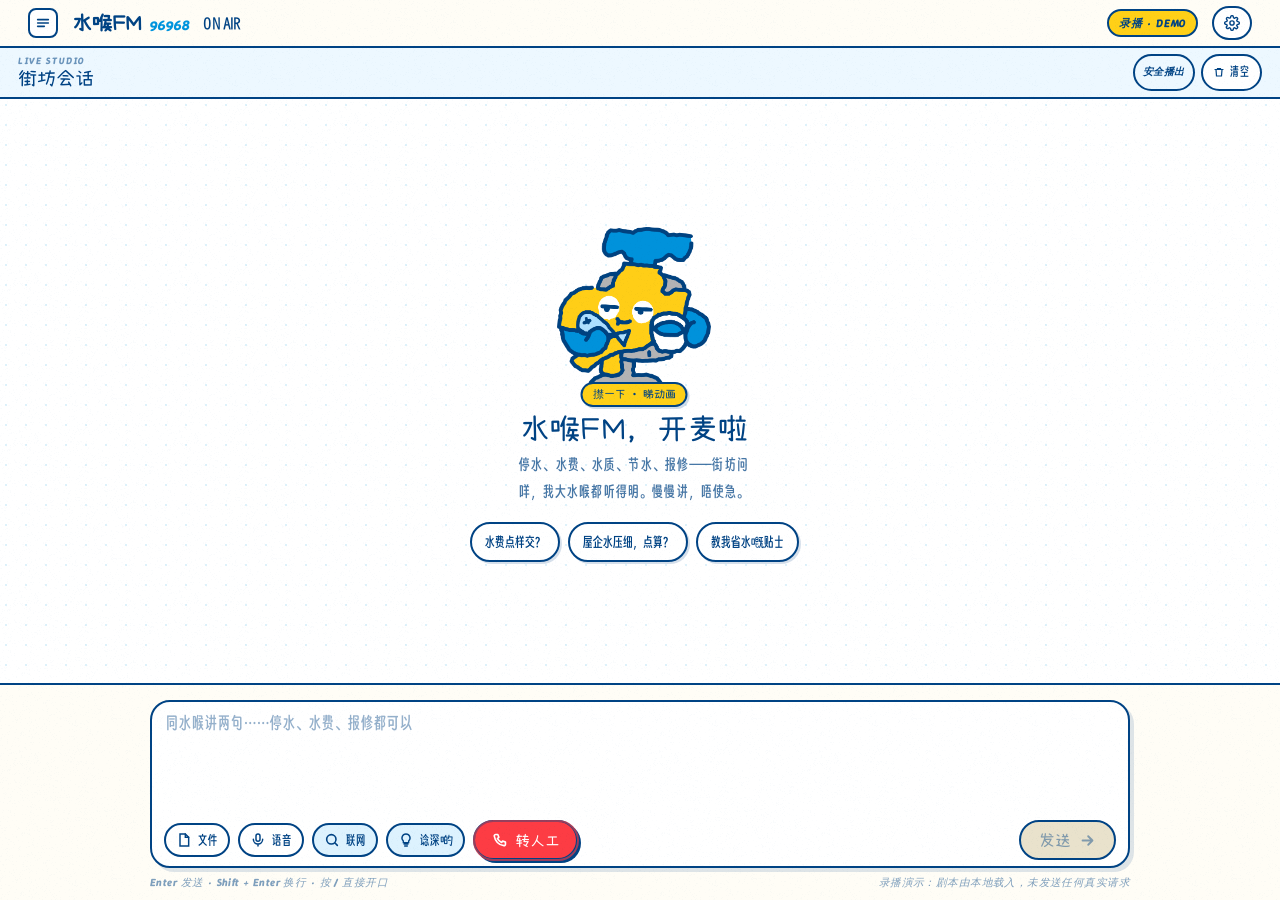
<file: index.html>
<!doctype html>
<html lang="zh-Hans">
<head>
<meta charset="utf-8">
<meta name="viewport" content="width=device-width, initial-scale=1, viewport-fit=cover">
<title>水喉FM · 96968 街坊频道｜「大水喉」家族 · 东莞水务环境集团文创品牌</title>
<meta name="description" content="水喉FM 是东莞水务环境集团旗下文创品牌「大水喉」家族出品的 AI 街坊电台，「大水喉」任唯一主播兼品牌官方发言人。查停水、交水费、问水压、教节水、报维修——联网搜索、深度思考、文件解析、粤语朗读。">
<meta name="theme-color" content="#004384">
<link rel="icon" href="[data-uri]" type="image/svg+xml">
<style>@font-face{font-family:Xiaolai SC;src:url(assets/fonts/xiaolai-sc.woff2) format("woff2");font-display:swap;font-weight:400}@font-face{font-family:Jinzishe;src:url(assets/fonts/jinzishe.woff2) format("woff2");font-display:swap;font-weight:400}@font-face{font-family:Winky Rough;src:url(assets/fonts/winky-rough.woff2) format("woff2");font-display:swap;font-weight:700}@font-face{font-family:Winky Rough;src:url(assets/fonts/winky-rough-italic.woff2) format("woff2");font-display:swap;font-style:italic;font-weight:700}:root{--ink: #004384;--blue: #0094DD;--yellow: #FFD017;--brand-yellow: #FFDA00;--brand-blue: #00BCFF;--red: #FD3C44;--brown: #D18354;--grey: #9CA6B0;--green: #5AA058;--ink-soft: #1B5A97;--sky: #DDF2FE;--sky-2: #C6E9FC;--blue-wash: #EDF8FF;--yellow-soft: #FFF1B4;--yellow-pale: #FFFBEB;--paper: #FFFDF6;--paper-2: #FFF8E6;--line: rgba(0, 67, 132, .22);--line-strong: rgba(0, 67, 132, .55);--bd: 2.5px;--r-xl: 34px;--r-lg: 24px;--r-md: 16px;--r-sm: 10px;--shadow-hard: 6px 6px 0 var(--ink);--shadow-soft: 5px 5px 0 rgba(0, 67, 132, .16);--font-display: "Xiaolai SC", "PingFang SC", "Microsoft YaHei", system-ui, sans-serif;--font-body: "Jinzishe", "Xiaolai SC", "PingFang SC", "Microsoft YaHei", system-ui, sans-serif;--font-latin: "Winky Rough", "Trebuchet MS", system-ui, sans-serif;--gutter: clamp(18px, 4vw, 56px);--maxw: 1280px}*,*:before,*:after{box-sizing:border-box}html{-webkit-text-size-adjust:100%;scroll-behavior:smooth}body{margin:0;background:var(--paper);color:var(--ink);font-family:var(--font-body);font-size:clamp(15px,1.05vw,16.5px);line-height:1.88;letter-spacing:.01em;-webkit-font-smoothing:antialiased;overflow-x:hidden}body:before{content:"";position:fixed;inset:0;background-image:url(assets/img/grain.png);opacity:.5;pointer-events:none;z-index:9999;mix-blend-mode:multiply}img{max-width:100%;display:block}svg{display:block}a{color:inherit;text-decoration:none}button{font:inherit;color:inherit;cursor:pointer}::selection{background:var(--yellow);color:var(--ink)}h1,h2,h3,h4{font-family:var(--font-display);font-weight:400;line-height:1.06;margin:0;letter-spacing:.01em}p{margin:0}:focus-visible{outline:3px solid var(--blue);outline-offset:3px;border-radius:6px}.wrap{width:min(100% - var(--gutter) * 2,var(--maxw));margin-inline:auto}.code{font-family:var(--font-latin);font-style:italic;font-weight:700;font-size:13px;letter-spacing:.04em;white-space:nowrap}.label-en{font-family:var(--font-latin);font-style:italic;font-weight:700;font-size:11px;letter-spacing:.14em;text-transform:uppercase;opacity:.72}.rule{height:1px;background:var(--line);border:0;margin:0}.pipe{position:relative;height:12px;border:var(--bd) solid var(--ink);border-radius:999px;background:var(--yellow)}.pipe:after{content:"";position:absolute;right:-10px;top:50%;width:18px;height:26px;transform:translateY(-50%);border:var(--bd) solid var(--ink);border-radius:7px;background:var(--brand-blue)}.tag{display:inline-flex;align-items:center;gap:6px;padding:2px 10px;border:2px solid var(--ink);border-radius:999px;background:#fff;font-family:var(--font-latin);font-style:italic;font-weight:700;font-size:11px;letter-spacing:.06em;white-space:nowrap}.tag--yellow{background:var(--yellow)}.tag--blue{background:var(--brand-blue);color:#fff;border-color:var(--ink)}.tag--ink{background:var(--ink);color:#fff}.tag--ghost{background:transparent}.btn{--bg: #fff;--fg: var(--ink);display:inline-flex;align-items:center;justify-content:center;gap:10px;padding:13px 26px;border:var(--bd) solid var(--ink);border-radius:999px;background:var(--bg);color:var(--fg);font-family:var(--font-display);font-size:18px;line-height:1;box-shadow:4px 4px 0 var(--ink);transition:transform .16s cubic-bezier(.3,1.4,.5,1),box-shadow .16s;white-space:nowrap}.btn:hover{transform:translate(-2px,-2px);box-shadow:6px 6px 0 var(--ink)}.btn:active{transform:translate(3px,3px);box-shadow:1px 1px 0 var(--ink)}.btn--primary{--bg: var(--yellow)}.btn--blue{--bg: var(--brand-blue)}.btn--ink{--bg: var(--ink);--fg: #fff}.btn--ghost{--bg: transparent;box-shadow:4px 4px #00438438}.btn--sm{padding:9px 18px;font-size:15px}.btn__en{font-family:var(--font-latin);font-style:italic;font-weight:700;font-size:.78em;opacity:.7}.sticker{background:#fff;border:3px solid var(--ink);border-radius:var(--r-lg);box-shadow:var(--shadow-soft)}@keyframes pulse-dot{0%,to{transform:scale(1);opacity:1}50%{transform:scale(.72);opacity:.55}}@keyframes float-y{0%,to{transform:translateY(0)}50%{transform:translateY(-10px)}}@keyframes marquee{0%{transform:translate(0)}to{transform:translate(-50%)}}@keyframes eq{0%,to{transform:scaleY(.35)}50%{transform:scaleY(1)}}@keyframes ripple{0%{transform:scale(.55);opacity:.55}to{transform:scale(1.35);opacity:0}}.reveal{opacity:0;transform:translateY(26px);transition:opacity .7s ease,transform .7s cubic-bezier(.2,.8,.2,1)}.reveal.is-in{opacity:1;transform:none}@media(prefers-reduced-motion:reduce){html{scroll-behavior:auto}*,*:before,*:after{animation-duration:.001ms!important;animation-iteration-count:1!important;transition-duration:.001ms!important}.reveal{opacity:1;transform:none}}@media print{.reveal{opacity:1!important;transform:none!important}body:before{display:none}}::-webkit-scrollbar{width:12px;height:12px}::-webkit-scrollbar-track{background:var(--paper-2)}::-webkit-scrollbar-thumb{background:var(--ink);border:3px solid var(--paper-2);border-radius:99px}::-webkit-scrollbar-thumb:hover{background:var(--blue)}.console{position:relative;display:grid;grid-template-columns:232px minmax(0,1fr) 304px;height:clamp(620px,76vh,830px);background:#fff;border:3px solid var(--ink);border-radius:var(--r-xl);box-shadow:12px 12px #00438421;overflow:hidden}.rail{display:flex;flex-direction:column;min-width:0}.rail--left{background:var(--paper-2);border-right:2.5px solid var(--ink);padding:18px 16px;gap:18px}.brandcard{border:2.5px solid var(--ink);border-radius:18px;background:#fff;padding:12px;text-align:center;box-shadow:4px 4px #00438424}.brandcard img{height:62px;margin:2px auto 10px}.brandcard__freq{font-family:var(--font-latin);font-style:italic;font-weight:700;font-size:26px;line-height:1;letter-spacing:.01em}.brandcard__freq small{font-size:11px;letter-spacing:.18em;display:block;margin-top:4px;opacity:.62}.brandcard__live{display:inline-flex;align-items:center;gap:6px;margin-top:10px;padding:3px 12px;border:2px solid var(--ink);border-radius:999px;background:var(--red);color:#fff;font-family:var(--font-latin);font-style:italic;font-weight:700;font-size:11px;letter-spacing:.12em}.brandcard__live i{width:7px;height:7px;border-radius:50%;background:#fff;animation:pulse-dot 1.6s ease-in-out infinite}.rail__title{display:flex;align-items:baseline;justify-content:space-between;gap:8px;padding-bottom:8px;border-bottom:1px solid var(--line);font-family:var(--font-display);font-size:17px}.rail__title .label-en{font-size:9.5px}.sched{list-style:none;margin:0;padding:0;display:flex;flex-direction:column;gap:4px}.sched button{width:100%;display:grid;grid-template-columns:44px minmax(0,1fr);align-items:center;gap:8px;padding:7px 8px;border:2px solid transparent;border-radius:12px;background:transparent;text-align:left;transition:.18s}.sched button:hover{background:#fff;border-color:var(--line)}.sched button[aria-current=true]{background:#fff;border-color:var(--ink);box-shadow:3px 3px #00438424}.sched time{font-family:var(--font-latin);font-style:italic;font-weight:700;font-size:12px;letter-spacing:.02em;opacity:.72}.sched b{font-family:var(--font-display);font-weight:400;font-size:14.5px;line-height:1.3;display:block}.sched span{font-size:11px;opacity:.62;line-height:1.3;display:block}.drinks{margin-top:auto;border:2px solid var(--ink);border-radius:16px;background:#fff;padding:10px 12px}.drinks__head{display:flex;justify-content:space-between;align-items:baseline;font-family:var(--font-display);font-size:14px}.drinks__head em{font-family:var(--font-latin);font-style:italic;font-size:12px;letter-spacing:.06em}.drinks__cups{display:flex;gap:5px;margin:8px 0 2px}.drinks__cups i{flex:1;height:20px;border:2px solid var(--ink);border-radius:4px 4px 7px 7px;background:#fff;transition:background .25s;transform:skew(-6deg)}.drinks__cups i.on{background:var(--brand-blue)}.drinks small{font-size:10.5px;opacity:.6;display:block;line-height:1.5}.stage{display:flex;flex-direction:column;min-width:0;min-height:0;background:#fff}.stage__bar{display:flex;align-items:center;gap:12px;padding:6px 18px;border-bottom:2.5px solid var(--ink);background:var(--blue-wash);min-height:44px}.stage__title{font-family:var(--font-display);font-size:19px;line-height:1.2;min-width:0;overflow:hidden;text-overflow:ellipsis;white-space:nowrap}.stage__title span{display:block;font-family:var(--font-latin);font-style:italic;font-size:9.5px;letter-spacing:.16em;opacity:.55}.stage__title b{display:block;font-weight:400}#titleTag{transition:opacity .3s}.stage__pills{display:flex;gap:6px;margin-left:auto;flex-wrap:wrap;justify-content:flex-end}.stage__pills .tag{font-size:10px;padding:2px 8px}.stage__clear{display:inline-flex;align-items:center;gap:5px;padding:5px 10px;border:2px solid var(--ink);border-radius:999px;background:#fff;font-size:12px;transition:.16s}.stage__clear:hover{background:var(--yellow-soft)}.log{flex:1 1 auto;min-height:0;overflow-y:auto;overscroll-behavior:contain;padding:22px 22px 10px;background-color:#fff;background-image:radial-gradient(rgba(0,148,221,.13) 1px,transparent 1px);background-size:20px 20px;background-position:-4px -4px;scrollbar-gutter:stable}.log__date{display:flex;align-items:center;gap:12px;margin:4px 0 20px;font-family:var(--font-latin);font-style:italic;font-size:10px;letter-spacing:.16em;opacity:.5}.log__date:before,.log__date:after{content:"";flex:1;height:1px;background:var(--line)}.msg{display:grid;grid-template-columns:54px minmax(0,1fr);gap:12px;margin-bottom:24px;animation:msg-in .5s cubic-bezier(.2,.9,.25,1.15) both}@keyframes msg-in{0%{opacity:0;transform:translateY(14px) rotate(-.6deg)}to{opacity:1;transform:none}}.msg__ava{width:54px;height:54px;border:2.5px solid var(--ink);border-radius:50%;background:var(--yellow-soft);overflow:hidden;display:grid;place-items:center;box-shadow:3px 3px #00438429}.msg__ava img{width:90%;height:90%;object-fit:contain}.msg__body{min-width:0}.msg__head{display:flex;align-items:center;gap:8px;margin-bottom:7px}.msg__head b{font-family:var(--font-display);font-weight:400;font-size:17px}.msg__head time{font-family:var(--font-latin);font-style:italic;font-size:11px;opacity:.5;margin-left:auto}.msg--user{grid-template-columns:minmax(0,1fr);justify-items:end}.msg--user .msg__body{max-width:84%}.msg--user .msg__head{justify-content:flex-end}.msg--user .msg__head b{font-family:var(--font-latin);font-style:italic;font-size:11px;letter-spacing:.1em;opacity:.66}.msg--user .bubble{padding:13px 18px;border:2.5px solid var(--ink);border-radius:22px 22px 6px;background:var(--yellow);box-shadow:4px 4px #0043842e;font-size:16px;line-height:1.75;white-space:pre-wrap;word-break:break-word}.msg--user .bubble+.bubble{margin-top:8px}.blk{margin-bottom:12px}.blk:last-child{margin-bottom:0}.blk--text{font-size:16px;line-height:1.9}.blk--text p+p{margin-top:.7em}.blk--text strong{font-weight:400;color:var(--ink);background:linear-gradient(transparent 62%,var(--yellow-soft) 62%)}.blk--text .sign{display:block;font-family:var(--font-display);font-size:19px;line-height:1.4;margin-bottom:6px}.cite{display:inline-flex;align-items:center;justify-content:center;min-width:17px;height:17px;padding:0 4px;margin:0 1px;border:1.5px solid var(--ink);border-radius:6px 6px 6px 2px;background:var(--sky);font-family:var(--font-latin);font-style:italic;font-size:10px;font-weight:700;vertical-align:3px;text-decoration:none;transition:.15s}.cite:hover{background:var(--yellow);transform:translateY(-1px)}.think{border:2px solid var(--line-strong);border-radius:14px;background:var(--yellow-pale);overflow:hidden}.think summary{display:flex;align-items:center;gap:8px;padding:8px 13px;cursor:pointer;list-style:none;font-family:var(--font-display);font-size:14.5px;color:var(--ink-soft)}.think summary::-webkit-details-marker{display:none}.think summary .ico{width:15px;height:15px;flex:none}.think summary .label-en{margin-left:auto;font-size:9px}.think summary .caret{transition:transform .2s}.think[open] summary .caret{transform:rotate(90deg)}.think__status{display:inline-flex;align-items:center;gap:5px;font-family:var(--font-latin);font-style:italic;font-size:10.5px;letter-spacing:.04em;opacity:.62}.think__status .dot{width:6px;height:6px;border-radius:50%;background:var(--blue);animation:pulse-dot 1.4s infinite}.think__body{padding:0 14px 12px 36px;font-size:13.5px;line-height:1.8;color:#2c5c8e;white-space:pre-wrap}.think__body:empty:before{content:"\6c34\5589\62e7\7d27\4e2d\2026";opacity:.5}.search{border:2px solid var(--ink);border-radius:16px;background:var(--sky);overflow:hidden}.search__head{display:flex;align-items:center;gap:8px;padding:8px 13px;font-family:var(--font-display);font-size:14px;cursor:pointer;list-style:none;user-select:none}.search__head::-webkit-details-marker{display:none}.search[open]>.search__head{border-bottom:2px solid rgba(0,67,132,.18)}.search__head .label-en{margin-left:auto;font-size:9px}.search__status{font-family:var(--font-latin);font-style:italic;font-size:10.5px;letter-spacing:.04em;opacity:.62;white-space:nowrap}.search__caret{flex:none;opacity:.55;transition:transform .2s}.search[open] .search__caret{transform:rotate(90deg)}.search__q{font-size:12px;opacity:.7;font-family:var(--font-latin);font-style:italic}.src{display:grid;grid-template-columns:22px minmax(0,1fr);gap:9px;padding:8px 13px;border-bottom:1px solid rgba(0,67,132,.12);align-items:start}.src:last-child{border-bottom:0}.src__ico{width:22px;height:22px;border:1.5px solid var(--ink);border-radius:7px;background:#fff;display:grid;place-items:center;font-family:var(--font-latin);font-style:italic;font-weight:700;font-size:10px;margin-top:1px}.src__t{font-size:13.5px;line-height:1.45;color:var(--ink)}.src__m{font-size:11px;opacity:.6;line-height:1.4;display:flex;gap:6px}.src--skeleton .src__t,.src--skeleton .src__m{height:10px;border-radius:4px;background:linear-gradient(90deg,#0043841f,#0043840a,#0043841f);background-size:200% 100%;animation:shimmer 1.2s linear infinite;color:transparent}@keyframes shimmer{0%{background-position:120% 0}to{background-position:-80% 0}}.sources{display:flex;flex-wrap:wrap;gap:6px;align-items:center}.sources small{font-family:var(--font-latin);font-style:italic;font-size:9.5px;letter-spacing:.12em;opacity:.55;margin-right:2px}.sourcechip{display:inline-flex;align-items:center;gap:5px;max-width:240px;min-width:0;padding:3px 9px;border:1.5px solid var(--line-strong);border-radius:999px;background:#fff;font-size:11.5px;color:var(--ink-soft);transition:.15s}.sourcechip:hover{background:var(--yellow-soft);border-color:var(--ink)}.sourcechip b{flex:none;font-family:var(--font-latin);font-style:italic;font-size:10px;opacity:.6}.sourcechip span{min-width:0;overflow:hidden;text-overflow:ellipsis;white-space:nowrap}.msg__sticker{width:min(280px,100%);border:3px solid var(--ink);border-radius:22px;background:#fff;padding:8px;box-shadow:var(--shadow-soft)}.msg__sticker img{width:100%}.acts{display:flex;flex-wrap:wrap;gap:6px;margin-top:12px}.act{display:inline-flex;align-items:center;gap:5px;padding:4px 11px;border:1.5px solid var(--line-strong);border-radius:999px;background:#fff;font-size:12px;transition:.15s}.act:hover{border-color:var(--ink);background:var(--yellow-soft);transform:translateY(-1px)}.act svg{width:13px;height:13px}.act[aria-pressed=true]{background:var(--yellow);border-color:var(--ink)}.typing{display:inline-flex;gap:5px;align-items:flex-end;height:22px}.typing i{width:8px;height:20px;background:var(--brand-blue);border:2px solid var(--ink);border-radius:2px;clip-path:polygon(18% 0,82% 0,100% 100%,0 100%);animation:eq .9s ease-in-out infinite}.typing i:nth-child(2){animation-delay:.14s;background:var(--blue)}.typing i:nth-child(3){animation-delay:.28s}.rail--right{background:var(--yellow-pale);border-left:2.5px solid var(--ink);padding:14px;gap:12px;overflow-y:auto}.dj{border:2.5px solid var(--ink);border-radius:22px;background:#fff;padding:14px;text-align:center;box-shadow:4px 4px #00438424}.dj__stage{position:relative;width:100%;aspect-ratio:1 / .84;border:2.5px solid var(--ink);border-radius:16px;background:radial-gradient(circle at 50% 46%,var(--yellow) 0 58%,var(--yellow-soft) 58% 100%);overflow:hidden;display:grid;place-items:center}.dj__stage img{position:absolute;left:7%;top:7%;width:86%;height:86%;object-fit:contain;animation:float-y 5.5s ease-in-out infinite}.dj__stage .ring{position:absolute;inset:8%;border:2px dashed rgba(0,67,132,.35);border-radius:50%;animation:ripple 3.4s ease-out infinite}.dj__stage .ring:nth-child(2){animation-delay:1.7s}.dj__name{font-family:var(--font-display);font-size:24px;line-height:1.2;margin-top:10px}.dj__role{font-family:var(--font-latin);font-style:italic;font-size:10px;letter-spacing:.14em;opacity:.6}.dj__state{display:inline-flex;align-items:center;gap:7px;margin-top:8px;padding:4px 12px;border:2px solid var(--ink);border-radius:999px;background:var(--sky);font-size:12px;min-height:26px}.dj__state .dot{width:7px;height:7px;border-radius:50%;background:var(--blue);animation:pulse-dot 1.5s infinite}.quote{border:2.5px solid var(--ink);border-radius:20px;background:var(--yellow);padding:13px 15px;box-shadow:4px 4px #00438429}.quote p{font-family:var(--font-display);font-size:19px;line-height:1.45}.quote small{display:block;margin-top:6px;font-family:var(--font-latin);font-style:italic;font-size:9.5px;letter-spacing:.12em;opacity:.6}.mini{display:grid;grid-template-columns:repeat(3,1fr);gap:7px}.mini button{border:2px solid var(--ink);border-radius:12px;background:#fff;padding:4px;transition:.16s}.mini button:hover{transform:translateY(-3px) rotate(-2deg);background:var(--yellow-soft)}.mini img{width:100%;aspect-ratio:1;object-fit:contain}.composer{border-top:2.5px solid var(--ink);background:var(--paper);padding:7px 14px}.composer__box{border:2.5px solid var(--ink);border-radius:20px;background:#fff;padding:8px 12px 6px;box-shadow:4px 4px #00438421;transition:box-shadow .2s}.composer__box:focus-within{box-shadow:6px 6px #00438433}.composer textarea{width:100%;border:0;outline:0;resize:none;background:transparent;color:var(--ink);font-family:var(--font-body);font-size:16px;line-height:1.6;min-height:102px;max-height:200px;padding:1px 2px 4px}.composer textarea::placeholder{color:#0043846b}.composer__row{display:flex;align-items:center;gap:8px}.icon-btn{display:inline-flex;align-items:center;justify-content:center;gap:6px;height:34px;min-width:34px;padding:0 10px;border:2px solid var(--ink);border-radius:999px;background:#fff;font-size:12.5px;transition:.16s}.icon-btn:hover{background:var(--yellow-soft);transform:translateY(-1px)}.icon-btn[aria-pressed=true]{background:var(--sky)}.icon-btn svg{width:16px;height:16px}.icon-btn--rec{background:var(--red);color:#fff;border-color:var(--ink)}.icon-btn--rec svg{animation:pulse-dot 1s infinite}.send{margin-left:auto;display:inline-flex;align-items:center;gap:8px;height:40px;padding:0 18px;border:2.5px solid var(--ink);border-radius:999px;background:var(--yellow);font-family:var(--font-display);font-size:16px;box-shadow:3px 3px 0 var(--ink);transition:.16s}.send:hover{transform:translate(-1px,-1px);box-shadow:5px 5px 0 var(--ink)}.send:disabled{background:#e9e2cc;color:#00438473;box-shadow:none;transform:none;cursor:not-allowed}.send svg{width:17px;height:17px}.composer__hint{display:flex;justify-content:space-between;gap:10px;margin-top:5px;font-size:10.5px;opacity:.5;font-family:var(--font-latin);font-style:italic;letter-spacing:.04em}.attach{display:flex;flex-wrap:wrap;gap:6px;margin-bottom:8px}.hotline-btn{position:relative;display:inline-flex;align-items:center;gap:7px;height:40px;padding:0 16px;border:2.5px solid var(--ink);border-radius:999px;background:var(--red);color:#fff;font-family:var(--font-display);font-size:15px;line-height:1;white-space:nowrap;box-shadow:3px 3px 0 var(--ink);transition:transform .16s,box-shadow .16s}.hotline-btn:hover{transform:translate(-1px,-1px);box-shadow:5px 5px 0 var(--ink)}.hotline-btn:active{transform:translate(2px,2px);box-shadow:1px 1px 0 var(--ink)}.hotline-btn svg{width:17px;height:17px;flex:none}.hotline-btn__ring{position:absolute;inset:-2.5px;border-radius:999px;border:2.5px solid rgba(253,60,68,.6);animation:hotline-pulse 2.8s ease-out infinite;pointer-events:none}@keyframes hotline-pulse{0%{opacity:.75;transform:scale(1)}70%,to{opacity:0;transform:scale(1.16)}}.icon-btn__label{display:inline}.dialer{position:fixed;inset:0;z-index:1300;display:flex;align-items:flex-end;justify-content:center}.dialer[hidden]{display:none}.dialer__bg{position:absolute;inset:0;background:#00305f8c;backdrop-filter:blur(3px);opacity:0;transition:opacity .25s}.dialer.on .dialer__bg{opacity:1}.dialer__sheet{outline:none;position:relative;width:min(520px,100%);max-height:90vh;overflow-y:auto;background:var(--paper);border:3px solid var(--ink);border-bottom:0;border-radius:26px 26px 0 0;padding:8px 22px calc(16px + env(safe-area-inset-bottom,0px));box-shadow:0 -10px 44px #00000061;transform:translateY(103%);transition:transform .3s cubic-bezier(.2,.9,.25,1.04)}.dialer.on .dialer__sheet{transform:translateY(0)}.dialer__grip{display:block;width:46px;height:5px;border-radius:99px;background:#00438447;margin:4px auto 12px}.dialer__head{display:flex;align-items:center;gap:10px}.dialer__head h3{font-size:26px}.dialer__badge{display:inline-flex;align-items:center;padding:2px 10px 3px;border:2px solid var(--ink);border-radius:999px;background:var(--red);color:#fff;font-family:var(--font-latin);font-style:italic;font-weight:700;font-size:11px;letter-spacing:.06em}.dialer__close{margin-left:auto;width:34px;height:34px;border:2px solid var(--ink);border-radius:50%;background:#fff;font-size:18px;line-height:1}.dialer__num{display:flex;flex-direction:column;align-items:center;gap:1px;margin:16px 0 8px;padding:15px 14px;border:2.5px solid var(--ink);border-radius:18px;background:#fff;box-shadow:4px 4px #00438424;text-align:center;transition:.16s}.dialer__num:hover{background:var(--yellow-pale);transform:translateY(-1px)}.dialer__num small{font-family:var(--font-latin);font-style:italic;font-size:11px;letter-spacing:.16em;opacity:.6}.dialer__num b{font-family:var(--font-latin);font-style:italic;font-weight:700;font-size:clamp(30px,7.4vw,42px);letter-spacing:.04em;line-height:1.15;color:var(--ink)}.dialer__meta{text-align:center;font-size:12px;line-height:1.7;opacity:.66}.dialer__acts{display:flex;gap:10px;margin-top:16px}.dialer__call{flex:1;display:inline-flex;align-items:center;justify-content:center;gap:8px;height:52px;border:2.5px solid var(--ink);border-radius:999px;background:var(--red);color:#fff;font-family:var(--font-display);font-size:19px;box-shadow:4px 4px 0 var(--ink);transition:.16s}.dialer__call:hover{transform:translate(-1px,-1px);box-shadow:5px 5px 0 var(--ink)}.dialer__call:active{transform:translate(2px,2px);box-shadow:1px 1px 0 var(--ink)}.dialer__call svg{width:20px;height:20px}.dialer__cancel{padding:0 22px;border:2.5px solid var(--ink);border-radius:999px;background:#fff;font-family:var(--font-display);font-size:16px}.dialer__cancel:hover{background:var(--paper-2)}.dialer__foot{display:flex;align-items:flex-start;gap:10px;margin-top:12px}.dialer__copy{flex:none;padding:5px 12px;border:2px solid var(--ink);border-radius:999px;background:var(--yellow-pale);font-size:12px}.dialer__copy:hover{background:var(--yellow-soft)}.dialer__foot span{font-size:11px;line-height:1.65;opacity:.6}@media(min-width:700px){.dialer{align-items:center}.dialer__sheet{margin-bottom:0;border-bottom:3px solid var(--ink);border-radius:26px}}.attach__item{display:inline-flex;align-items:center;gap:6px;padding:3px 10px;border:1.5px solid var(--ink);border-radius:999px;background:var(--sky);font-size:11.5px}.attach__item button{border:0;background:none;font-size:14px;line-height:1;opacity:.5;padding:0}.attach__item button:hover{opacity:1}.suggests{display:flex;flex-wrap:wrap;gap:7px;margin-bottom:10px}.suggest{padding:6px 13px;border:2px solid var(--ink);border-radius:999px;background:#fff;font-size:13px;transition:.16s;box-shadow:2px 2px #00438429}.suggest:hover{background:var(--yellow);transform:translateY(-2px);box-shadow:3px 4px #00438433}.empty{display:flex;flex-direction:column;justify-content:center;align-items:center;min-height:100%;text-align:center;padding:16px 10px 20px}.empty .suggests--empty{display:flex;flex-wrap:wrap;justify-content:center;gap:8px;margin:16px 0 0;max-width:620px}.empty .suggests--empty .suggest{background:#fff}.empty img{width:auto;max-height:190px;margin:0 auto 10px}.empty h3{font-size:30px;margin-bottom:6px}.empty p{font-size:14.5px;opacity:.72;max-width:36ch;margin:0 auto}.modal{position:fixed;inset:0;z-index:1000;display:grid;place-items:center;padding:20px;background:#00305f8c;backdrop-filter:blur(3px)}.modal[hidden]{display:none}.modal__card{width:min(560px,100%);max-height:88vh;overflow-y:auto;background:var(--paper);border:3px solid var(--ink);border-radius:26px;box-shadow:10px 10px #00000040;padding:22px 24px 20px;animation:msg-in .35s ease both}.modal__head{display:flex;align-items:flex-start;gap:12px;margin-bottom:4px}.modal__head h3{font-size:30px}.modal__head p{font-size:12.5px;opacity:.66}.modal__close{margin-left:auto;border:2px solid var(--ink);background:#fff;width:32px;height:32px;border-radius:50%;font-size:16px;line-height:1;flex:none}.field{margin-top:16px}.field>label{display:block;font-family:var(--font-display);font-size:15px;margin-bottom:5px}.field>small{display:block;font-size:11.5px;opacity:.6;line-height:1.6;margin-top:6px}.field input[type=text],.field input[type=password],.field select{width:100%;padding:11px 13px;border:2px solid var(--ink);border-radius:12px;background:#fff;font-family:var(--font-body);font-size:14px;color:var(--ink)}.seg{display:flex;gap:6px}.seg button{flex:1;padding:9px 8px;border:2px solid var(--ink);border-radius:12px;background:#fff;font-size:13px;line-height:1.3}.seg button[aria-pressed=true]{background:var(--yellow);box-shadow:3px 3px #0043842e}.seg button b{display:block;font-family:var(--font-display);font-weight:400;font-size:15px}.seg button span{font-size:10.5px;opacity:.6}.check{display:flex;align-items:center;gap:9px;font-size:13.5px;padding:7px 0;cursor:pointer}.check input{width:18px;height:18px;accent-color:var(--blue)}.modal__foot{display:flex;gap:10px;align-items:center;margin-top:20px}.modal__note{font-size:11px;opacity:.55;line-height:1.6;margin-top:14px;border-top:1px dashed var(--line-strong);padding-top:12px}@media(max-width:1180px){.console{grid-template-columns:208px minmax(0,1fr)}.rail--right{display:none}}@media(max-width:860px){.console{grid-template-columns:minmax(0,1fr);height:auto;min-height:0;border-radius:26px}.rail--left{display:none}.log{padding:16px 14px 6px;max-height:62vh}.stage__bar{flex-wrap:wrap;gap:8px;padding:10px 14px}.stage__pills{margin-left:0}.msg{grid-template-columns:44px minmax(0,1fr)}.msg__ava{width:44px;height:44px}.msg--user .msg__body{max-width:92%}.composer{padding:10px 12px 12px}}body.app{height:100vh;display:flex;flex-direction:column;background:var(--paper-2)}body.app .appbar{display:flex;align-items:center;flex-wrap:wrap;gap:6px 14px;padding:6px clamp(14px,3vw,28px);border-bottom:2.5px solid var(--ink);background:var(--paper)}body.app .appbar img{height:30px}body.app .appbar .spacer{flex:1}body.app .console--full{flex:1 1 auto;min-height:600px;margin:0;border-radius:0;border-width:0;box-shadow:none;grid-template-columns:232px minmax(0,1fr) 304px}body.app .log{max-height:none}.appbar__logo{display:flex;align-items:center}.appbar__station{display:inline-flex;align-items:baseline;gap:7px;font-family:var(--font-display);font-size:20px;line-height:1;white-space:nowrap}.appbar__station i{font-family:var(--font-latin);font-style:italic;font-weight:700;font-size:14px;color:var(--blue)}.appbar__link{transition:.16s}.appbar__link:hover{background:var(--yellow-soft);border-color:var(--ink)}@media(max-width:1180px){body.app .console--full{grid-template-columns:208px minmax(0,1fr)}}@media(max-width:860px){body.app .console--full{grid-template-columns:minmax(0,1fr)}.appbar__station{font-size:17px}}@media(max-width:640px){body.app .appbar{gap:6px 10px}body.app .appbar .topbar__onair,body.app .appbar .appbar__link{display:none}}@media(max-width:640px){.icon-btn__label{display:none}.icon-btn{min-width:34px;padding:0 8px}.composer__row{gap:6px}.hotline-btn{padding:0 11px;font-size:13px;gap:5px}.hotline-btn__ring{display:none}.send{padding:0 12px;font-size:14.5px;white-space:nowrap}.send svg{display:none}}@media(max-width:390px){.icon-btn{min-width:32px;padding:0 7px}.composer__row{gap:5px}.hotline-btn{padding:0 10px;font-size:12.5px}.send{padding:0 10px;font-size:14px}}@media(max-width:430px){.think summary .label-en{display:none}.think summary{gap:6px}.think summary .ico{width:14px;height:14px}.think__status{font-size:10px}}@media(max-width:340px){.icon-btn{min-width:30px;padding:0 6px}.composer__row{gap:4px}.hotline-btn{padding:0 9px;font-size:12px}.hotline-btn svg{width:15px;height:15px}.send{padding:0 9px;font-size:13px}}.setting-link{display:flex;align-items:center;gap:12px;padding:10px 13px;border:2px solid var(--ink);border-radius:14px;background:#fff;transition:transform .16s,box-shadow .16s,background .16s}.setting-link:hover{background:var(--yellow-pale);transform:translateY(-1px);box-shadow:3px 3px #00438424}.setting-link__ico{flex:none;width:34px;height:34px;border:2px solid var(--ink);border-radius:10px;background:var(--sky);display:grid;place-items:center}.setting-link__ico svg{width:18px;height:18px}.setting-link__txt{min-width:0;display:flex;flex-direction:column;gap:2px}.setting-link__txt b{font-family:var(--font-display);font-weight:400;font-size:14.5px;line-height:1.35}.setting-link__txt small{font-size:11px;opacity:.6;line-height:1.5}.setting-link__go{margin-left:auto;flex:none;font-family:var(--font-latin);font-style:italic;font-weight:700;font-size:11px;letter-spacing:.06em;opacity:.7}@media(max-height:800px){body.app .appbar{padding:4px clamp(14px,3vw,28px)}.stage__bar{min-height:40px;padding:4px 18px}.composer{padding:5px 14px}.composer__hint{display:none}}body.app .console--single{grid-template-columns:minmax(0,1fr)}body.app{height:100vh;height:100dvh}.appbar__menu{flex:none}.drawer{position:fixed;inset:0;z-index:1200;display:flex}.drawer[hidden]{display:none}.drawer__bg{position:absolute;inset:0;background:#00305f8c;backdrop-filter:blur(3px);opacity:0;transition:opacity .25s}.drawer.on .drawer__bg{opacity:1}.drawer__panel{position:relative;width:min(340px,86vw);height:100%;background:var(--paper-2);border-right:2.5px solid var(--ink);box-shadow:10px 0 32px #00000047;transform:translate(-104%);transition:transform .28s cubic-bezier(.2,.9,.25,1.02);display:flex;flex-direction:column;padding:calc(12px + env(safe-area-inset-top,0px)) 16px calc(16px + env(safe-area-inset-bottom,0px));overflow-y:auto}.drawer.on .drawer__panel{transform:translate(0)}.drawer__head{display:flex;align-items:flex-start;gap:10px}.drawer__head .brandcard{flex:1}.drawer__close{flex:none;width:34px;height:34px;border:2px solid var(--ink);border-radius:50%;background:#fff;font-size:18px;line-height:1}.drawer__body{margin-top:16px;display:flex;flex-direction:column;gap:16px}.drawer__body .rail__title{display:flex;justify-content:space-between;align-items:baseline;border-bottom:1px solid var(--line);padding-bottom:6px;font-family:var(--font-display);font-size:17px}.drawer__body .drinks{border:2px solid var(--ink);border-radius:16px;background:#fff;padding:10px 12px}.drawer__note{font-size:11px;opacity:.55;line-height:1.6}.empty .mascot{position:relative;display:block;border:0;background:none;padding:0;cursor:pointer;margin:0 auto 10px}.empty .mascot img{display:block;width:auto;max-height:176px;margin:0 auto;transition:transform .2s}.empty .mascot:hover img{transform:translateY(-2px) scale(1.02)}.empty .mascot:active img{transform:translateY(0) scale(.99)}.mascot__hint{position:absolute;left:50%;bottom:-4px;transform:translate(-50%);padding:2px 10px;border:2px solid var(--ink);border-radius:999px;background:var(--yellow);font-family:var(--font-display);font-size:11px;line-height:1.6;white-space:nowrap;box-shadow:2px 2px #0043842e}.reel{position:fixed;inset:0;z-index:1400;display:flex;align-items:center;justify-content:center;padding:16px}.reel[hidden]{display:none}.reel__bg{position:absolute;inset:0;background:#001428eb;opacity:0;transition:opacity .2s}.reel.on .reel__bg{opacity:1}.reel__stage{position:relative;z-index:1;width:min(92vw,45vh);max-height:86vh;aspect-ratio:9 / 16;border:3px solid var(--paper);border-radius:22px;overflow:hidden;background:#000;box-shadow:0 20px 60px #00000080;transform:scale(.94);opacity:0;transition:transform .25s,opacity .25s}.reel.on .reel__stage{transform:scale(1);opacity:1}.reel__stage video{display:block;width:100%;height:100%;object-fit:cover;background:#000}.reel__skip{position:absolute;top:10px;right:10px;padding:5px 13px;border:2px solid var(--paper);border-radius:999px;background:#00000073;color:#fff;font-size:12px}.importrow{display:flex;flex-wrap:wrap;gap:8px;align-items:center}@media(max-width:560px){body.app .appbar{padding:3px 10px;gap:6px 8px}body.app .appbar img{height:24px}.appbar__station{font-size:16px;gap:5px}.appbar__station i{font-size:12px}.topbar__onair{padding:3px 8px;font-size:9px;letter-spacing:.06em}.appbar .tag{font-size:10px;padding:2px 8px}.stage__bar{padding:8px 12px}.log{padding:14px 12px 8px}.composer{padding:6px 10px calc(6px + env(safe-area-inset-bottom,0px))}.composer__hint{font-size:9.5px}.empty{padding:12px 8px 18px}.empty .mascot img{max-height:140px}.empty h3{font-size:26px}.drawer__panel{width:min(320px,88vw)}}@media(min-width:900px){.log>.msg{max-width:920px;margin-inline:auto}.log>.empty{max-width:720px;margin-inline:auto}.composer__box,.composer__hint{max-width:980px;margin-inline:auto}}.filewarn{position:relative;z-index:500;padding:10px 18px;background:var(--yellow);border-bottom:2.5px solid var(--ink);font-size:13.5px;line-height:1.7}.filewarn b{margin-right:6px}.filewarn code{font-family:Consolas,monospace;font-size:12px;background:#fff;border:1px solid var(--ink);border-radius:5px;padding:1px 6px}

.appbar__menu {
  flex: none;
  width: 30px;
  min-width: 30px;
  height: 30px;
  padding: 0;
  border-radius: 8px;
}


body.app .console--single {
  grid-template-columns: minmax(0, 1fr);
  grid-template-rows: minmax(0, 1fr);
  min-height: 0;
}
.console--single .stage__bar { flex: none; }
@media (max-width: 860px) {
  .console--single .stage__bar {
    display: grid;
    grid-template-columns: minmax(0, 1fr) auto auto;
    column-gap: 6px;
  }
  .stage__title b { overflow: hidden; text-overflow: ellipsis; }
  .console--single .stage__pills { flex-wrap: nowrap; }
  .stage__clear { white-space: nowrap; }
}

@media(max-width:860px){.msg--user{grid-template-columns:minmax(0,1fr)}  .msg--user .msg__head time { margin-left: 0; }
  .msg--user .bubble {
    width: fit-content;
    max-width: 100%;
    margin-left: auto;
    padding: 9px 13px;
    font-size: 15px;
    line-height: 1.5;
    overflow-wrap: anywhere;
  }
  .blk--text { font-size: 15px; line-height: 1.55; overflow-wrap: anywhere; }
  .blk--text p + p { margin-top: .4em; }
  .blk--text .sign { font-size: 16px; margin-bottom: 4px; }
}
</style>
<noscript><style>.reveal{opacity:1 !important;transform:none !important}</style></noscript>
<script>
  /* 直接双击打开时，给个明示 */
  if (location.protocol === 'file:') {
    addEventListener('DOMContentLoaded', function () {
      var b = document.createElement('div');
      b.className = 'filewarn';
      b.innerHTML = '<b>温馨提示</b>：直接双击打开要用本地服务器先得。请喺 dshuihou 目录运行 <code>python -m http.server 8811</code>，再开 <code>http://127.0.0.1:8811</code>。';
      document.body.prepend(b);
    });
  }
</script>
</head>
<body class="app">

<!-- ======================================================== 精简台标 -->
<div class="appbar">
  <button class="icon-btn appbar__menu" id="btnMenu" type="button" aria-label="打开目录" aria-expanded="false" aria-controls="drawer">
    <svg viewBox="0 0 24 24" fill="none" stroke="currentColor" stroke-width="2.4" stroke-linecap="round"><path d="M4 7h16M4 12h16M4 17h10"/></svg>
  </button>
  <span class="appbar__station">
    <b>水喉FM</b><i>96968</i>
  </span>
  <span class="topbar__onair"><i></i>ON AIR</span>
  <span class="spacer"></span>
  <span class="tag" id="modePill">录播 · DEMO</span>
  <button class="icon-btn" id="btnSettings" type="button" aria-label="设置 · 调频" title="设置 · 调频">
    <svg viewBox="0 0 24 24" fill="none" stroke="currentColor" stroke-width="2.1" stroke-linecap="round">
      <circle cx="12" cy="12" r="3.2"/>
      <path d="M19.4 15a1.7 1.7 0 0 0 .34 1.87l.06.06a2 2 0 1 1-2.83 2.83l-.06-.06a1.7 1.7 0 0 0-1.87-.34 1.7 1.7 0 0 0-1 1.55V21a2 2 0 1 1-4 0v-.09a1.7 1.7 0 0 0-1.1-1.55 1.7 1.7 0 0 0-1.87.34l-.06.06a2 2 0 1 1-2.83-2.83l.06-.06a1.7 1.7 0 0 0 .34-1.87 1.7 1.7 0 0 0-1.55-1H3a2 2 0 1 1 0-4h.09a1.7 1.7 0 0 0 1.55-1.1 1.7 1.7 0 0 0-.34-1.87l-.06-.06a2 2 0 1 1 2.83-2.83l.06.06a1.7 1.7 0 0 0 1.87.34H9a1.7 1.7 0 0 0 1-1.55V3a2 2 0 1 1 4 0v.09a1.7 1.7 0 0 0 1 1.55 1.7 1.7 0 0 0 1.87-.34l.06-.06a2 2 0 1 1 2.83 2.83l-.06.06a1.7 1.7 0 0 0-.34 1.87V9a1.7 1.7 0 0 0 1.55 1H21a2 2 0 1 1 0 4h-.09a1.7 1.7 0 0 0-1.55 1Z"/>
    </svg>
  </button>
</div>

<!-- ======================================================== 直播室 -->
<div class="console console--full console--single">


  <!-- 中栏：对话 -->
  <div class="stage">
    <div class="stage__bar">
      <div class="stage__title"><span>LIVE STUDIO</span><b id="stageTitle">街坊会话</b></div>
      <span class="tag tag--ghost" id="titleTag" style="opacity:0">自动命名</span>
      <div class="stage__pills">
        <span class="tag tag--ghost" title="内容安全 · safety_check">安全播出</span>
        <button class="stage__clear" id="btnClear" type="button">
          <svg width="12" height="12" viewBox="0 0 24 24" fill="none" stroke="currentColor" stroke-width="2.4" stroke-linecap="round"><path d="M4 7h16M9 7V5h6v2M6 7l1 13h10l1-13"/></svg>
          清空
        </button>
      </div>
    </div>

    <div class="log" id="log" role="log" aria-live="polite"><div class="empty">
    <button class="mascot" type="button" id="mascotBtn" aria-label="撳一下，睇大水喉动画">
      <img src="assets/img/studio-welcome.png" alt="大水喉坐在转椅上，手持水杯">
      <span class="mascot__hint">㩒一下 · 睇动画</span>
    </button>
    <h3>水喉FM，开麦啦</h3>
    <p>停水、水费、水质、节水、报修——街坊问咩，我大水喉都听得明。慢慢讲，唔使急。</p>
    <div class="suggests suggests--empty">
      <button class="suggest" type="button">水费点样交？</button><button class="suggest" type="button">屋企水压细，点算？</button><button class="suggest" type="button">教我省水嘅贴士</button>
    </div>
  </div></div>

    <div class="composer">
      <div class="attach" id="attachList"></div>
      <div class="composer__box">
        <textarea id="input" rows="2" placeholder="同水喉讲两句……停水、水费、报修都可以" aria-label="输入想同水喉讲嘅说话"></textarea>
        <div class="composer__row">
          <button class="icon-btn" id="btnFile" type="button" title="上传文件 · 水费单 / 停水通知" aria-label="上传文件">
            <svg viewBox="0 0 24 24" fill="none" stroke="currentColor" stroke-width="2.2" stroke-linecap="round"><path d="M14 3v5h5"/><path d="M6 3h8l5 5v13H6z"/></svg>
            <span class="icon-btn__label">文件</span>
          </button>
          <button class="icon-btn" id="btnMic" type="button" title="语音输入" aria-label="语音输入" aria-pressed="false">
            <svg viewBox="0 0 24 24" fill="none" stroke="currentColor" stroke-width="2.2" stroke-linecap="round"><rect x="9" y="3" width="6" height="11" rx="3"/><path d="M5 11a7 7 0 0 0 14 0M12 18v3"/></svg>
            <span class="icon-btn__label">语音</span>
          </button>
          <button class="icon-btn" id="btnSearch" type="button" aria-pressed="true" title="联网搜索 · deepseek_web_search">
            <svg viewBox="0 0 24 24" fill="none" stroke="currentColor" stroke-width="2.4" stroke-linecap="round"><circle cx="11" cy="11" r="7"/><path d="m20 20-3.5-3.5"/></svg>
            <span class="icon-btn__label">联网</span>
          </button>
          <button class="icon-btn" id="btnThink" type="button" aria-pressed="true" title="深度思考 · thinking">
            <svg viewBox="0 0 24 24" fill="none" stroke="currentColor" stroke-width="2.1" stroke-linecap="round"><path d="M9 18h6M10 21h4M12 3a6 6 0 0 0-4 10.5V16h8v-2.5A6 6 0 0 0 12 3Z"/></svg>
            <span class="icon-btn__label">谂深啲</span>
          </button>
          <a class="hotline-btn" id="btnHotline" href="tel:076996968" role="button" aria-label="转人工 · 客服热线 0769-96968" title="转人工 · 客服热线 0769-96968">
            <span class="hotline-btn__ring" aria-hidden="true"></span>
            <svg viewBox="0 0 24 24" fill="none" stroke="currentColor" stroke-width="2.3" stroke-linecap="round" stroke-linejoin="round"><path d="M6.6 3.5h3l1.5 4-2 1.4a12 12 0 0 0 5.9 5.9l1.4-2 4 1.5v3a2 2 0 0 1-2.2 2A17 17 0 0 1 4.6 5.7a2 2 0 0 1 2-2.2Z"/></svg>
            <span>转人工</span>
          </a>
          <input type="file" id="fileInput" accept=".pdf,.doc,.docx,.ppt,.pptx,.txt,.md,image/*" hidden>
          <button class="send" id="sendBtn" type="button" disabled>
            发送
            <svg viewBox="0 0 24 24" fill="none" stroke="currentColor" stroke-width="2.6" stroke-linecap="round" stroke-linejoin="round"><path d="M5 12h13M13 6l6 6-6 6"/></svg>
          </button>
        </div>
      </div>
      <div class="composer__hint">
        <span>Enter 发送 · Shift + Enter 换行 · 按 / 直接开口</span>
        <span id="apiHint">录播演示：剧本由本地载入，未发送任何真实请求</span>
      </div>
    </div>
  </div>

</div>


<!-- ======================================================== 收纳目录 -->
<div class="drawer" id="drawer" hidden>
  <div class="drawer__bg" data-close></div>
  <aside class="drawer__panel" aria-label="今日节目表与饮水打卡">
    <div class="drawer__head">
      <div class="brandcard">
        <img src="assets/img/station-desk.gif" alt="大水喉在电脑前工作">
        <div class="brandcard__freq">96968<small>街坊频道</small></div>
        <span class="brandcard__live"><i></i>ON AIR</span>
      </div>
      <button class="drawer__close" type="button" data-close aria-label="收起目录">×</button>
    </div>
    <div class="drawer__body">
      <div class="rail__title">今日节目表 <span class="label-en">SCHEDULE</span></div>
      <ul class="sched" id="schedule">
        <li><button type="button" data-prompt="今日东莞天气点样？使唔使带遮？"><time>06:00</time><span><b>早晨，街坊</b><span>天气 + 用水提示</span></span></button></li>
        <li><button type="button" data-prompt="东城今晚会唔会停水？" aria-current="true"><time>09:00</time><span><b>搜搜问问</b><span>联网搜索 · 实时资讯</span></span></button></li>
        <li><button type="button" data-prompt="点解旧楼水压会越嚟越细？"><time>12:00</time><span><b>谂深一层</b><span>深度思考 · 复杂问题</span></span></button></li>
        <li><button type="button" data-prompt="三点几啦，有咩贴士提我饮多杯水？"><time>15:00</time><span><b>三点几啦</b><span>饮水提醒 · 街坊段子</span></span></button></li>
        <li><button type="button" data-prompt="帮我睇下呢张水费单点解贵咗"><time>18:00</time><span><b>文件落水</b><span>文件解析 · 账单通知</span></span></button></li>
        <li><button type="button" data-prompt="读畀我听：今晚嘅节水贴士"><time>21:00</time><span><b>夜话水喉</b><span>朗读 · 语音陪伴</span></span></button></li>
      </ul>
      <div class="drinks" id="drinks" title="点一下打卡">
        <div class="drinks__head">今日饮水量 <em id="drinkCount">3/8</em></div>
        <div class="drinks__cups"><i class="on"></i><i class="on"></i><i class="on"></i><i></i><i></i><i></i><i></i><i></i></div>
        <small>点一下水杯打卡 · 水喉提你饮够八杯</small>
      </div>
      <p class="drawer__note">目录会随手收起；撳节目就会自动返去对话。</p>
    </div>
  </aside>
</div>

<!-- ======================================================== 大水喉动画 -->
<div class="reel" id="reel" hidden>
  <div class="reel__bg" data-reel-close></div>
  <div class="reel__stage" role="dialog" aria-modal="true" aria-label="大水喉动画">
    <video id="reelVideo" src="assets/video/dashuihou-logo-9x16.mp4" playsinline preload="none"></video>
    <button class="reel__skip" type="button" data-reel-close>跳过</button>
  </div>
</div>


<!-- ======================================================== 转人工 · 快捷拨号 -->
<div class="dialer" id="dialer" hidden>
  <div class="dialer__bg" data-close></div>
  <div class="dialer__sheet" role="dialog" aria-modal="true" aria-labelledby="dialerTitle" tabindex="-1">
    <span class="dialer__grip" aria-hidden="true"></span>
    <div class="dialer__head">
      <h3 id="dialerTitle">转人工</h3>
      <button class="dialer__close" type="button" data-close aria-label="关闭">×</button>
    </div>
    <a class="dialer__num" href="tel:076996968" aria-label="拨打客服热线 0769-96968">
      <small>客服热线</small>
      <b>0769-96968</b>
    </a>
    <p class="dialer__meta">东莞市水务环境集团 · 供水服务热线 · 24 小时有人听</p>
    <div class="dialer__acts">
      <a class="dialer__call" href="tel:076996968">
        <svg viewBox="0 0 24 24" fill="none" stroke="currentColor" stroke-width="2.4" stroke-linecap="round" stroke-linejoin="round"><path d="M6.6 3.5h3l1.5 4-2 1.4a12 12 0 0 0 5.9 5.9l1.4-2 4 1.5v3a2 2 0 0 1-2.2 2A17 17 0 0 1 4.6 5.7a2 2 0 0 1 2-2.2Z"/></svg>
        立即拨打
      </a>
      <button class="dialer__cancel" type="button" data-close>取消</button>
    </div>
    <div class="dialer__foot">
      <button class="dialer__copy" type="button" id="dialerCopy">复制号码</button>
      <span>撳「立即拨打」会打开手机嘅电话 App，喺底端弹出快捷拨号界面。</span>
    </div>
  </div>
</div>
<!-- ======================================================== 设置弹窗 -->
<div class="modal" id="settingsModal" hidden>
  <div class="modal__card" role="dialog" aria-modal="true" aria-labelledby="setTitle">
    <div class="modal__head">
      <div>
        <h3 id="setTitle">调频</h3>
        <p>设定水喉FM 嘅发声方式</p>
      </div>
      <button class="modal__close" id="btnCloseSettings" type="button" aria-label="关闭">×</button>
    </div>

    <div class="field">
      <label>播出模式</label>
      <div class="seg">
        <button type="button" data-mode="demo" aria-pressed="true"><b>录播</b><span>本地剧本 · 免 Key</span></button>
        <button type="button" data-mode="live" aria-pressed="false"><b>真实频道</b><span>直连 api.deepseek.com</span></button>
      </div>
    </div>

    <div class="field">
      <label for="apiKey">DeepSeek API Key</label>
      <input type="password" id="apiKey" placeholder="sk-…" autocomplete="off" spellcheck="false">
      <small>Key 只会存喺你部机嘅 localStorage，由浏览器直接发送去 api.deepseek.com，唔会经第三方服务器。粤语声线候选与试听放进下面「声线试镜」一栏。</small>
    </div>

    <div class="field">
      <label for="voiceSel">朗读声线</label>
      <select id="voiceSel">
        <option value="stella">stella · 海星（女声，默认）</option>
        <option value="tide">tide · 暗潮（男声）</option>
      </select>
      <label class="check"><input type="checkbox" id="autoSpeak"> 答完自动朗读</label>
    </div>

    <div class="field">
      <label>声线试镜 · D01</label>
      <a class="setting-link" href="voice.html">
        <span class="setting-link__ico" aria-hidden="true">
          <svg viewBox="0 0 24 24" fill="none" stroke="currentColor" stroke-width="2" stroke-linecap="round"><path d="M12 15a3 3 0 0 0 3-3V7a3 3 0 0 0-6 0v5a3 3 0 0 0 3 3Z"/><path d="M6 11a6 6 0 0 0 12 0M12 17v4M8 21h8"/></svg>
        </span>
        <span class="setting-link__txt">
          <b>粤语声线候选与试听</b>
          <small>两条入围声线 · 30 秒试镜 · 音高坐标 · 盲测</small>
        </span>
        <span class="setting-link__go">打开 →</span>
      </a>
    </div>


    <div class="field">
      <label>导入对话历史</label>
      <div class="importrow">
        <button class="btn btn--sm" type="button" id="btnImport">选择 DeepSeek 导出文件…</button>
        <input type="file" id="importFile" accept=".json,.txt,application/json" hidden>
      </div>
      <small id="importHint">一键导入 DeepSeek 网页版导出嘅对话记录（JSON）。只喺你部机解析，唔会上传。</small>
    </div>


    <div class="modal__foot">
      <button class="btn btn--primary btn--sm" id="btnSaveSettings" type="button">保存设定</button>
      <span style="font-size:11.5px;opacity:.62">模型 deepseek-flash · 安全播出 high</span>
    </div>

    <div class="modal__note">
      录播模式下，剧本对白、来源卡片同数字都系演示内容，唔代表真实查询结果。切去真实频道后，所有回答由 DeepSeek API 即场生成，并会按《大水喉世界观》嘅语气规则作答。
      <br><br><b style="font-weight:400;color:var(--ink)">出品</b>：「大水喉」家族 —— 东莞水务环境集团旗下文创品牌。<br>
      <b style="font-weight:400;color:var(--ink)">主播</b>：大水喉（家族 IP 角色、品牌官方发言人，目前唯一主播）。
      <br><a href="README.md" target="_blank" rel="noopener" style="color:var(--blue);border-bottom:1.5px solid currentColor">设计说明</a>
      · <a href="https://api-docs.deepseek.com/zh-cn/guides/build_a_chatbot" target="_blank" rel="noopener" style="color:var(--blue);border-bottom:1.5px solid currentColor">DeepSeek 构建 Chatbot 指南 ↗</a>
      · © 2025 DASHUIHOU
    </div>
  </div>
</div>

<script>(function(){var n=[].slice.call(document.querySelectorAll(".reveal"));if(!n.length)return;if(!("IntersectionObserver"in window)){n.forEach(function(e){e.classList.add("is-in")});return}var o=new IntersectionObserver(function(e){e.forEach(function(t){t.isIntersecting&&(t.target.classList.add("is-in"),o.unobserve(t.target))})},{threshold:.08,rootMargin:"0px 0px -4% 0px"});n.forEach(function(e){o.observe(e)});function i(){var e=window.innerHeight||document.documentElement.clientHeight;n.forEach(function(t){var r=t.getBoundingClientRect();r.top<e&&r.bottom>0&&t.classList.add("is-in")})}setTimeout(i,800),setTimeout(i,3e3),document.addEventListener("visibilitychange",function(){document.hidden||i()}),window.addEventListener("load",i)})();

(()=>{var N={name:"\u6C34\u5589FM",freq:"96968",slogan:"\u6C34\u5605\u4E8B\uFF0C\u5C31\u7CFB\u5927\u4E8B\u3002",motto:"\u8857\u574A\u5605\u4E8B\uFF0C\u6211\u8BB0\u5F97\u3002",signOn:"\u6C34\u5589FM\u63D0\u63D0\u4F60\uFF1A",signOff:"\u5C0F\u4E8B\u556B\u2014\u2014\u6709\u6211\u55BA\u5EA6\u3002",model:"deepseek-flash"},st=[["\u6C34\u5589FM \u63D0\u63D0\u4F60","\u4ECA\u665A 22:00\u201306:00 \u4E1C\u57CE\u839E\u9F99\u8DEF\u3001\u5149\u660E\u8DEF\u4E00\u5E26\u8BA1\u5212\u505C\u6C34"],["\u4E09\u70B9\u51E0\u5566","\u8BB0\u5F97\u996E\u676F\u6C34\uFF0C\u5514\u597D\u7B49\u53E3\u6E34\u5148\u8BB0\u5F97"],["\u8857\u574A\u6765\u4FE1","\u300C\u963F\u6C34\u5589\uFF0C\u6211\u5C4B\u4F01\u6C34\u538B\u597D\u7EC6\u300D\u2014\u2014\u5DF2\u6392\u671F\u4E0A\u95E8\u68C0\u67E5"],["\u4ECA\u65E5\u91D1\u53E5","\u6DE1\u6DE1\u5B9A\uFF0C\u6709\u6C34\u5269"],["\u6C34\u5589\u5E7F\u64AD","\u62A5\u4FEE\u70ED\u7EBF 0769-96968\uFF0C\u7206\u5589\u8BF7\u5148\u5173\u603B\u63A3"],["\u8282\u76EE\u9884\u544A","21:00\u300A\u591C\u8BDD\u6C34\u5589\u300B\u2014\u2014 \u7528\u628A\u58F0\u966A\u4F60\u6536\u5DE5"],["\u6E29\u99A8\u63D0\u793A","\u6D17\u83DC\u6C34\u7559\u8FD4\u51B2\u5395\uFF0C\u4E00\u665A\u6173\u5230\u534A\u6876"],["\u6C34\u5589\u5BB6\u65CF","\u5927\u65E7\u6C34\u3001\u674E\u8001\u8868\u3001\u5173\u5E08\u5085\u3001\u76D6\u4E16\u5B9D \u90FD\u5728\u53F0\u524D\u5019\u547D"]],J=[["\u8857\u574A\u5605\u4E8B\uFF0C\u6211\u8BB0\u5F97\u3002","\u89D2\u8272\u5185\u6838 \xB7 \u4E16\u754C\u89C2 2.2"],["\u6C34\u5605\u4E8B\uFF0C\u5C31\u7CFB\u5927\u4E8B\u3002","\u53E3\u5934\u7985 \xB7 \u7CA4\u8BED\u539F\u53E5"],["\u6709\u6211\u55BA\u5EA6\u3002","\u6700\u53EF\u7231\u7684\u53CD\u5DEE \xB7 \u4E16\u754C\u89C2 2.4.2"],["\u5C0F\u4E8B\u556B\uFF0C\u5C0F\u4E8B\u556B\u3002","\u88AB\u611F\u8C22\u65F6\u7684\u8C26\u8BA9"],["\u771F\u6B63\u5389\u5BB3\u5605\u4EBA\uFF0C\u7CFB\u80FD\u8BA9\u522B\u4EBA\u5B89\u5FC3\u5605\u4EBA\u3002","\u6DF1\u5C42\u4FE1\u5FF5 \xB7 \u4E16\u754C\u89C2 2.2"],["\u4F60\u4ECA\u65E5\u996E\u5497\u6C34\u6CA1\uFF1F","VI \u624B\u518C\u5C01\u5E95"],["\u8F9B\u82E6\u6652\u5927\u5BB6\u3002","\u6210\u957F\u65B9\u5411 \xB7 \u4E16\u754C\u89C2 2.4.4"],["\u6DE1\u6DE1\u5B9A\uFF0C\u6709\u6C34\u5269\u3002","VI \u624B\u518C A 5.2 \u5B57\u4F53\u6837\u5F20"]],it=[{time:"06:00",title:"\u65E9\u6668\uFF0C\u8857\u574A",desc:"\u5929\u6C14 + \u7528\u6C34\u63D0\u793A",prompt:"\u4ECA\u65E5\u4E1C\u839E\u5929\u6C14\u70B9\u6837\uFF1F\u4F7F\u5514\u4F7F\u5E26\u906E\uFF1F"},{time:"09:00",title:"\u641C\u641C\u95EE\u95EE",desc:"\u8054\u7F51\u641C\u7D22 \xB7 \u5B9E\u65F6\u8D44\u8BAF",prompt:"\u4E1C\u57CE\u4ECA\u665A\u4F1A\u5514\u4F1A\u505C\u6C34\uFF1F"},{time:"12:00",title:"\u8C02\u6DF1\u4E00\u5C42",desc:"\u6DF1\u5EA6\u601D\u8003 \xB7 \u590D\u6742\u95EE\u9898",prompt:"\u70B9\u89E3\u65E7\u697C\u6C34\u538B\u4F1A\u8D8A\u569F\u8D8A\u7EC6\uFF1F"},{time:"15:00",title:"\u4E09\u70B9\u51E0\u5566",desc:"\u996E\u6C34\u63D0\u9192 \xB7 \u8857\u574A\u6BB5\u5B50",prompt:"\u4E09\u70B9\u51E0\u5566\uFF0C\u6709\u54A9\u8D34\u58EB\u63D0\u6211\u996E\u591A\u676F\u6C34\uFF1F"},{time:"18:00",title:"\u6587\u4EF6\u843D\u6C34",desc:"\u6587\u4EF6\u89E3\u6790 \xB7 \u8D26\u5355\u901A\u77E5",prompt:"\u5E2E\u6211\u7747\u4E0B\u5462\u5F20\u6C34\u8D39\u5355\u70B9\u89E3\u8D35\u5497"},{time:"21:00",title:"\u591C\u8BDD\u6C34\u5589",desc:"\u6717\u8BFB \xB7 \u8BED\u97F3\u966A\u4F34",prompt:"\u8BFB\u7540\u6211\u542C\uFF1A\u4ECA\u665A\u5605\u8282\u6C34\u8D34\u58EB"}],at=[{img:"ip-15",cap:"\u597Djeng\u554A",say:"\u597Djeng\u554A\uFF01"},{img:"ip-13",cap:"\u4E09\u70B9\u51E0\u5566",say:"\u4E09\u70B9\u51E0\u5566\uFF5E\u996E\u676F\u6C34\u5148\u5566\u3002"},{img:"ip-20",cap:"\u7231\u4F60\u54DF",say:"\u7231\u4F60\u54DF\u3002"},{img:"ip-18",cap:"\u6C34\u89C9",say:"\u6C34\u89C9\u65F6\u95F4\u5230\uFF0C\u65E9\u5572\u4F11\u606F\u5566\u3002"},{img:"ip-23",cap:"\u95EE\u53F7",say:"\u95EE\u53F7\uFF1F\uFF1F\u7B49\u6211\u8C02\u4E0B\u3002"},{img:"ip-10",cap:"\u591A\u559D\u6C34",say:"\u591A\u559D\u6C34\uFF0C\u5589\u5514\u5E72\u3002"},{img:"ip-19",cap:"\u6536\u5230\uFF01",say:"\u6536\u5230\uFF01\u9A6C\u4E0A\u529E\u3002"},{img:"ip-17",cap:"\u8F9B\u82E6\u4E86",say:"\u8F9B\u82E6\u6652\u5927\u5BB6\u3002"}],ot=["\u6C34\u8D39\u70B9\u6837\u4EA4\uFF1F","\u5C4B\u4F01\u6C34\u538B\u7EC6\uFF0C\u70B9\u7B97\uFF1F","\u6559\u6211\u7701\u6C34\u5605\u8D34\u58EB"],rt=[{id:"outage",test:/停水|冇水|无水|供水|几时恢复|储水/,title:"\u4E1C\u57CE\u505C\u6C34\u67E5\u8BE2",thinking:`\u8857\u574A\u95EE\u505C\u6C34\u3002\u5148\u67E5\u6700\u65B0\u901A\u544A\uFF0C\u8303\u56F4\u540C\u65F6\u95F4\u8981\u8BB2\u6E05\u695A\uFF1B\u5514\u597D\u8BB2\u6B7B\uFF0C\u7559\u8FD4\u53E5\u300C\u4EE5\u5B98\u65B9\u6700\u540E\u901A\u544A\u4E3A\u51C6\u300D\u3002
\u987A\u4FBF\u63D0\u4F62\u50A8\u6C34\u540C\u51B2\u51C9\u65F6\u95F4\uFF0C\u5514\u597D\u5413\u5230\u4EBA\u3002`,search:{query:"\u4E1C\u839E \u4E1C\u57CE \u505C\u6C34\u901A\u77E5 \u8BA1\u5212\u505C\u6C34",sources:[["\u4E1C\u839E\u6C34\u52A1\u73AF\u5883\u96C6\u56E2","\u4E1C\u57CE\u8857\u9053\u8BA1\u5212\u505C\u6C34\u901A\u544A\uFF0811\u670817\u65E5\uFF09","\u839E\u9F99\u8DEF\u3001\u5149\u660E\u8DEF\u4E00\u5E26 22:00\u201306:00","\u839E"],["\u4E1C\u839E\u9633\u5149\u7F51","\u672C\u5468\u505C\u6C34\u8BA1\u5212\u4E00\u89C8","\u6D89\u53CA\u4E1C\u57CE\u3001\u5357\u57CE\u5171 6 \u4E2A\u7247\u533A","\u9633"],["12345 \u653F\u52A1\u670D\u52A1\u70ED\u7EBF","\u505C\u6C34\u54A8\u8BE2\u4E0E\u4E34\u65F6\u9001\u6C34\u670D\u52A1","\u53EF\u7533\u8BF7\u9001\u6C34\u4E0A\u95E8","12"]]},answer:["\u6211\u67E5\u5497\u6700\u65B0\u901A\u544A\u2014\u2014**\u4E1C\u57CE\u8857\u9053\uFF08\u839E\u9F99\u8DEF\u3001\u5149\u660E\u8DEF\u4E00\u5E26\uFF09\u4ECA\u665A 22:00 \u5230\u542C\u65E5 06:00** \u6709\u8BA1\u5212\u505C\u6C34\uFF0C\u4E3B\u8981\u7CFB\u7BA1\u7F51\u68C0\u4FEE\u3002[[1]]","\u5982\u679C\u4E2D\u62DB\uFF0C\u8BB0\u5F97\u4E09\u4EF6\u4E8B\uFF1A\u2460 22:00 \u524D\u51B2\u597D\u51C9\uFF1B\u2461 \u88C5\u5B9A\u4E24\u6876\u6C34\uFF0C\u996E\u7528\u540C\u51B2\u5395\u5206\u5F00\uFF1B\u2462 \u96EA\u67DC\u51B0\u683C\u63D0\u524D\u51BB\u591A\u51E0\u683C\u51B0\u3002[[2]]","\u5514\u55BA\u5462\u4E2A\u8303\u56F4\u5605\u8857\u574A\u5C31\u653E\u5FC3\u5566\uFF0C\u4E0D\u8FC7\u90FD\u5EFA\u8BAE\u7559\u610F\u5C0F\u533A\u516C\u544A\uFF1B\u901A\u544A\u968F\u65F6\u4F1A\u66F4\u65B0\uFF0C\u4EE5\u5B98\u65B9\u6700\u540E\u7248\u672C\u4E3A\u51C6\u3002[[3]]"],follow:["\u51E0\u70B9\u6062\u590D\u4F9B\u6C34\uFF1F","\u505C\u6C34\u671F\u95F4\u8981\u6CE8\u610F\u54A9\uFF1F"]},{id:"bill",test:/水费|缴费|缴费|账单|交钱|几钱|水价/,title:"\u6C34\u8D39\u7F34\u7EB3\u65B9\u5F0F",thinking:"\u8857\u574A\u95EE\u4EA4\u6C34\u8D39\u3002\u5206\u7EBF\u4E0A\u3001\u7EBF\u4E0B\u8BB2\uFF1B\u987A\u624B\u63D0\u4E00\u53E5\u9636\u68AF\u6C34\u4EF7\uFF0C\u4F46\u5514\u597D\u53D8\u8BF4\u6559\u3002",search:{query:"\u4E1C\u839E \u6C34\u8D39 \u7F34\u7EB3 \u6E20\u9053 \u9636\u68AF\u6C34\u4EF7",sources:[["\u4E1C\u839E\u6C34\u52A1\u73AF\u5883\u96C6\u56E2","\u5FAE\u4FE1\u8425\u4E1A\u5385 \xB7 \u6C34\u8D39\u7F34\u7EB3\u6307\u5F15","\u516C\u4F17\u53F7 \u2192 \u8425\u4E1A\u5385 \u2192 \u6C34\u8D39\u7F34\u7EB3","\u839E"],["\u652F\u4ED8\u5B9D","\u751F\u6D3B\u7F34\u8D39 \xB7 \u6C34\u8D39","\u652F\u6301\u6237\u53F7\u81EA\u52A8\u67E5\u8BE2\u8D26\u5355","\u652F"],["\u4E1C\u839E\u5E02\u53D1\u6539\u5C40","\u5C45\u6C11\u9636\u68AF\u6C34\u4EF7\u5236\u5EA6\u8BF4\u660E","\u7B2C\u4E00\u9636\u68AF 0\u201322 \u7ACB\u65B9\u7C73/\u6708","\u53D1"]]},answer:["\u4EA4\u6C34\u8D39\u6709\u4E09\u6761\u8DEF\uFF0C\u62E3\u987A\u8DEF\u55F0\u6761\u5C31\u5F97\uFF1A","**\u7EBF\u4E0A\u6700\u65B9\u4FBF**\uFF1A\u5FAE\u4FE1\u641C\u300C\u4E1C\u839E\u6C34\u52A1\u73AF\u5883\u96C6\u56E2\u300D\u516C\u4F17\u53F7 \u2192 \u8425\u4E1A\u5385 \u2192 \u6C34\u8D39\u7F34\u7EB3\uFF1B\u53C8\u6216\u8005\u652F\u4ED8\u5B9D\u300C\u751F\u6D3B\u7F34\u8D39\u300D\u5165\u9762\u63FE\u6C34\u8D39\u3002[[1]]","**\u7EBF\u4E0B**\uFF1A\u94F6\u884C\u7F51\u70B9\u3001\u4F9B\u6C34\u8425\u4E1A\u5385\u90FD\u53EF\u4EE5\uFF0C\u8BB0\u5F97\u5E26\u6C34\u8D39\u5355\u6216\u8005\u7528\u6237\u7F16\u53F7\u3002[[2]]","\u63D0\u591A\u4E00\u53E5\uFF1A\u4E1C\u839E\u5C45\u6C11\u7528\u6C34\u7CFB\u9636\u68AF\u6C34\u4EF7\uFF0C\u7528\u5F97\u8D8A\u591A\u5355\u4EF7\u8D8A\u9AD8\u2014\u2014\u6240\u4EE5\u5514\u597D\u5625\u6C34\uFF0C\u5514\u6B62\u4E3A\u5730\u7403\uFF0C\u90FD\u4E3A\u4F60\u4E2A\u8377\u5305\u3002[[3]]"],follow:["\u5E2E\u6211\u7747\u4E0B\u9636\u68AF\u6C34\u4EF7\u70B9\u8BA1","\u6C34\u8D39\u5355\u70B9\u89E3\u7A81\u7136\u8D35\u5497\uFF1F"]},{id:"pressure",test:/水压|水细|细细|冇力|出水慢|花洒/,title:"\u6C34\u538B\u81EA\u68C0\u6E05\u5355",thinking:"\u6C34\u538B\u7EC6\uFF0C\u5148\u5206\u7CFB\u81EA\u5DF1\u5C4B\u4F01\u5B9A\u7CFB\u6210\u680B\u697C\uFF1B\u518D\u6559\u7B80\u5355\u81EA\u68C0\uFF0C\u5514\u597D\u4E00\u569F\u5C31\u53EB\u5E08\u5085\u4E0A\u95E8\u3002",search:{query:"\u4F4F\u5B85 \u6C34\u538B\u4F4E \u539F\u56E0 \u81EA\u68C0",sources:[["\u4E1C\u839E\u6C34\u52A1\u73AF\u5883\u96C6\u56E2","\u6C34\u538B\u4F4E\u81EA\u68C0\u6307\u5357","\u9AD8\u5CF0\u671F\u3001\u8D77\u6CE1\u5668\u3001\u65E7\u7BA1\u3001\u4E8C\u6B21\u4F9B\u6C34","\u839E"],["0769-96968 \u4F9B\u6C34\u670D\u52A1\u70ED\u7EBF","\u62A5\u4FEE\u4E0E\u4E0A\u95E8\u68C0\u67E5","24 \u5C0F\u65F6\u53D7\u7406","96"]]},answer:["\u6C34\u538B\u7EC6\uFF0C\u591A\u534A\u7CFB\u5462\u56DB\u4E2A\u539F\u56E0\uFF1A\u2460 \u9AD8\u5CF0\u671F\u7528\u6C34\uFF08\u671D\u65E9 7\u20139\u3001\u591C\u665A 8\u201310\uFF09\uFF1B\u2461 \u6C34\u9F99\u5934\u8D77\u6CE1\u5668\u585E\u5497\uFF1B\u2462 \u5C4B\u5185\u65E7\u94C1\u7BA1\u79EF\u9508\uFF1B\u2463 \u5C0F\u533A\u4E8C\u6B21\u4F9B\u6C34\u8BBE\u5907\u6545\u969C\u3002[[1]]","\u53EF\u4EE5\u5148\u81EA\u5DF1\u8BD5\u4E09\u6B65\uFF1A\u62C6\u5F00\u8D77\u6CE1\u5668\u6E05\u6D17\u3001\u7747\u4E0B\u603B\u63A3\u5F00\u5C3D\u672A\u3001\u95EE\u4E0B\u9694\u7BF1\u90BB\u820D\u6709\u5187\u540C\u6837\u60C5\u51B5\u3002","\u5982\u679C\u6210\u680B\u697C\u90FD\u7CFB\u5481\uFF0C\u5C31\u5514\u7CFB\u4F60\u5C4B\u4F01\u95EE\u9898\u2014\u2014\u64B3\u53F3\u4E0B\u89D2\u7EA2\u8272\u300C**\u8F6C\u4EBA\u5DE5**\u300D\u76F4\u63A5\u6253 0769-96968\uFF0C\u7B49\u6211\u54CB\u5E08\u5085\u4E0A\u95E8\u3002[[2]]"],follow:["\u70B9\u6837\u62C6\u8D77\u6CE1\u5668\uFF1F","\u62A5\u4FEE\u8981\u51C6\u5907\u54A9\u8D44\u6599\uFF1F"]},{id:"save",test:/节水|省水|慳水|贴士|环保|用水量/,title:"\u8857\u574A\u8282\u6C34\u8D34\u58EB",thinking:"\u8857\u574A\u95EE\u8282\u6C34\u3002\u5514\u597D\u8BB2\u5927\u9053\u7406\uFF0C\u7540\u51E0\u4E2A\u4ECA\u665A\u5C31\u505A\u5230\u5605\u52A8\u4F5C\uFF1B\u7ED3\u5C3E\u63D0\u996E\u6C34\uFF0C\u6173\u6C34\u5514\u6173\u81EA\u5DF1\u3002",answer:["\u6173\u6C34\u5514\u7B49\u4E8E\u5514\u7528\uFF0C\u7CFB\u7528\u5F97\u9192\u76EE\u3002\u56DB\u4E2A\u4ECA\u665A\u5C31\u505A\u5230\u5605\u52A8\u4F5C\uFF1A","\u2460 \u51B2\u51C9\u5FEB\u4E24\u5206\u949F\uFF0C\u4E00\u5E74\u6173\u8FD4\u6210\u5E74\u996E\u6C34\uFF1B\u2461 \u6D17\u83DC\u6C34\u7559\u8FD4\u51B2\u5395\uFF1B\u2462 \u6D17\u8863\u673A\u50A8\u6EE1\u4E00\u6876\u5148\u5F00\uFF1B\u2463 \u6C34\u9F99\u5934\u6EF4\u6C34\u4E00\u665A\uFF0C\u53EF\u4EE5\u6F0F\u6210 200 \u5347\u3002","\u8857\u574A\u667A\u6167\uFF1A**\u6DE1\u6DE1\u5B9A\uFF0C\u6709\u6C34\u5269\u3002** \u5514\u597D\u614C\uFF0C\u5514\u597D\u5625\u3002","\u4F60\u4ECA\u65E5\u996E\u5497\u6C34\u6CA1\uFF1F\u8BB0\u5F97\u996E\u591F\u516B\u676F\u2014\u2014\u6173\u6C34\u8FD8\u6173\u6C34\uFF0C\u5514\u597D\u6173\u81EA\u5DF1\u3002"],follow:["200 \u5347\u5373\u7CFB\u51E0\u591A\uFF1F","\u5E2E\u6211\u8BA1\u4E0B\u6211\u5C4B\u4F01\u7528\u6C34\u91CF"]},{id:"repair",test:/报修|维修|爆喉|漏水|水表|师傅/,title:"\u62A5\u4FEE\u6D41\u7A0B",thinking:"\u7206\u5589\u6F0F\u6C34\u8981\u5148\u6559\u5173\u603B\u63A3\uFF0C\u5B89\u5168\u7B2C\u4E00\uFF1B\u518D\u8BB2\u62A5\u4FEE\u6E20\u9053\u540C\u8981\u51C6\u5907\u5605\u8D44\u6599\u3002",search:{query:"\u4E1C\u839E \u4F9B\u6C34 \u62A5\u4FEE 0769-96968 \u6D41\u7A0B",sources:[["\u4E1C\u839E\u6C34\u52A1\u73AF\u5883\u96C6\u56E2","\u4F9B\u6C34\u62A5\u4FEE\u670D\u52A1\u6307\u5357","\u70ED\u7EBF 0769-96968 / \u5FAE\u4FE1\u516C\u4F17\u53F7","\u839E"],["12345 \u653F\u52A1\u670D\u52A1\u70ED\u7EBF","\u4F9B\u6C34\u6295\u8BC9\u4E0E\u7763\u529E","\u53EF\u8F6C\u529E\u8DDF\u8E2A","12"]]},answer:["\u7206\u5589\u3001\u6F0F\u6C34\u3001\u6C34\u8868\u5F02\u5E38\uFF0C**\u5514\u597D\u81EA\u5DF1\u52A8\u624B**\uFF0C\u5B89\u5168\u7B2C\u4E00\u3002","\u2460 \u5148\u5173\u603B\u63A3\uFF08\u6C34\u8868\u540E\u5605\u95F8\u9600\uFF09\uFF1B\u2461 \u5F71\u4F4E\u73B0\u573A\u76F8\uFF1B\u2462 \u64B3\u53F3\u4E0B\u89D2\u7EA2\u8272\u300C**\u8F6C\u4EBA\u5DE5**\u300D\u76F4\u63A5\u6253 0769-96968\uFF0C\u6216\u8005\u7ECF\u5FAE\u4FE1\u516C\u4F17\u53F7\u62A5\u4FEE\uFF0C\u8BB2\u6E05\u6C34\u8868\u7F16\u53F7\u540C\u5730\u5740\u3002[[1]]","\u5982\u679C\u7CFB\u8857\u5589\u7206\uFF0C\u5C3D\u91CF\u8FDC\u79BB\u73B0\u573A\uFF0C\u987A\u4FBF\u901A\u77E5\u7BA1\u7406\u5904\uFF1B\u9700\u8981\u8DDF\u8FDB\u53EF\u4EE5\u6253 12345 \u8F6C\u529E\u3002[[2]]","\u6709\u6211\u55BA\u5EA6\uFF0C\u5514\u4F7F\u614C\u3002"],follow:["\u603B\u63A3\u55BA\u8FB9\u5EA6\u63FE\uFF1F","\u62A5\u4FEE\u51E0\u8010\u4F1A\u5230\uFF1F"]},{id:"hello",noSign:!0,test:/你好|hello|hi|你系边个|你是谁|介绍|点称呼|水喉fm|水喉FM|咩嚟|系咩|发言人|主播|文创/,title:"\u6C34\u5589FM \u81EA\u6211\u4ECB\u7ECD",thinking:"\u8857\u574A\u6253\u62DB\u547C\u3002\u7B80\u5355\u4ECB\u7ECD\u81EA\u5DF1\u540C\u4E00\u4E2A\u7535\u53F0\u6BD4\u55BB\uFF0C\u5514\u597D\u957F\u7BC7\u5927\u8BBA\u3002",answer:["\u5582\uFF0C\u6C34\u5589FM \u5462\u5EA6\uFF0C\u6211\u7CFB\u5927\u6C34\u5589\u3002","\u300C\u6C34\u5589FM\u300D\u7CFB\u5462\u4E2A AI \u8857\u574A\u7535\u53F0\u5605\u4EA7\u54C1\u540D\uFF1B\u6211\u7CFB\u300C\u5927\u6C34\u5589\u300D\u5BB6\u65CF\u5605 IP \u89D2\u8272\u2014\u2014\u5BB6\u65CF\u7CFB\u4E1C\u839E\u6C34\u52A1\u73AF\u5883\u96C6\u56E2\u65D7\u4E0B\u5605\u6587\u521B\u54C1\u724C\uFF0C\u6211\u90FD\u7CFB\u54C1\u724C\u5605**\u5B98\u65B9\u53D1\u8A00\u4EBA**\u3002","\u800C\u5BB6\u5F00\u54AA\u5605\u4E3B\u64AD\u5F97\u6211\u4E00\u4E2A\uFF1B\u5927\u65E7\u6C34\u3001\u674E\u8001\u8868\u3001\u5173\u5E08\u5085\u3001\u76D6\u4E16\u5B9D\u4F1A\u55BA\u8282\u76EE\u5EA6\u5BA2\u4E32\uFF0C\u4F46\u652F\u54AA\u6682\u65F6\u53EA\u7CFB\u6211\u63F8\u3002","\u8857\u574A\u5605\u4E8B\uFF0C\u6211\u8BB0\u5F97\uFF1A\u505C\u6C34\u901A\u77E5\u3001\u6C34\u8D39\u8D26\u5355\u3001\u6C34\u8D28\u7591\u95EE\u3001\u8282\u6C34\u8D34\u58EB\u3001\u62A5\u4FEE\u6D41\u7A0B\u2026\u2026\u4F60\u8BB2\u5F97\u51FA\u53E3\uFF0C\u6211\u5C31\u542C\u5F97\u660E\u3002","\u6211\u5514\u6B62\u8BC6\u8BB2\u2014\u2014\u4EF2\u8BC6**\u4E0A\u7F51\u67E5\u8D44\u6599\u3001\u7747\u6587\u4EF6\u3001\u8BFB\u94FE\u63A5**\uFF0C\u540C\u57CB\u7528\u628A\u58F0\u8BFB\u7540\u4F60\u542C\u3002\u4F60\u5F53\u6211\u662F\u4E2A\u8BC6\u8BB2\u7CA4\u8BED\u5605\u7535\u53F0\uFF0C\u5C31\u5571\u5587\u3002"],follow:["\u4F60\u53EF\u4EE5\u505A\u5572\u54A9\uFF1F","\u70B9\u6837\u7528\u8BED\u97F3\u540C\u4F60\u503E\uFF1F"]},{id:"family",noSign:!0,test:/大旧水|李老表|关师傅|盖世宝|其他成员|有咩成员|家族成员/,title:"\u5927\u6C34\u5589\u5BB6\u65CF\u6210\u5458",thinking:"\u8857\u574A\u95EE\u5BB6\u65CF\u6210\u5458\u3002\u6309\u4E16\u754C\u89C2\u9010\u4E2A\u4ECB\u7ECD\uFF0C\u4F46\u8981\u8BB2\u6E05\u695A\uFF1A\u5BB6\u65CF\u7CFB\u6587\u521B\u54C1\u724C\uFF0C\u5514\u7CFB\u7EC4\u7EC7\u67B6\u6784\uFF0C\u4E3B\u64AD\u53EA\u6709\u5927\u6C34\u5589\u4E00\u4E2A\u3002",answer:["\u300C\u5927\u6C34\u5589\u300D\u5BB6\u65CF\u7CFB\u4E1C\u839E\u6C34\u52A1\u73AF\u5883\u96C6\u56E2\u65D7\u4E0B\u5605\u6587\u521B\u54C1\u724C\uFF0C\u6210\u4E2A\u5BB6\u65CF\u90FD\u7CFB\u7531\u4E1C\u839E\u8857\u5934\u5605\u6C34\u52A1\u8BBE\u65BD\u53D6\u6750\u3002","\u9664\u5497\u6211\uFF0C\u4EF2\u6709\u56DB\u4F4D\uFF1A**\u5927\u65E7\u6C34**\uFF08\u6C34\u5854\uFF0C\u91D1\u725B\u5EA7\u8001\u5927\u54E5\uFF0C\u53E3\u5934\u7985\u300C\u6162\u6162\u6D78\u8DDD\uFF0C\u6162\u6162\u53F9\u8DDD\u300D\uFF09\u3001**\u674E\u8001\u8868**\uFF08\u6C34\u8868\uFF0C\u5904\u5973\u5EA7\u5DE1\u68C0\u72C2\uFF0C\u89C1\u5230\u5625\u6C34\u4F1A\u8BB2\u300C\u4E00\u6EF4\u90FD\u597D\u7D27\u8981\u67B6\uFF5E\u300D\uFF09\u3001**\u5173\u5E08\u5085**\uFF08\u6C34\u9600\uFF0C\u548C\u6C14\u751F\u8D22\uFF0C\u6709\u4E2A\u767E\u5B9D\u888B\uFF09\u3001**\u76D6\u4E16\u5B9D**\uFF08\u4E95\u76D6\uFF0C\u591C\u665A\u5148\u51FA\u52A8\u5605\u5B88\u62A4\u8005\uFF09\u3002","\u4E0D\u8FC7\u8BB2\u8FD4\u8F6C\u5934\uFF1A\u6C34\u5589FM \u800C\u5BB6\u5F00\u54AA\u5605\u4E3B\u64AD\u5F97\u6211\u4E00\u4E2A\uFF0C\u4F62\u54CB\u4F1A\u5BA2\u4E32\uFF0C\u4F46\u5514\u4F1A\u62A2\u54AA\u3002\u60F3\u542C\u8FB9\u4E2A\u8BB2\u5622\uFF0C\u540C\u6211\u8BB2\u58F0\u3002"],follow:["\u5927\u65E7\u6C34\u7CFB\u70B9\u6837\u5605\u4EBA\uFF1F","\u6C34\u5589FM \u7CFB\u54A9\u569F\uFF1F"]},{id:"safe",test:/拒答|敏感|测试安全|安全审核/,title:"\u5B89\u5168\u64AD\u51FA\u81EA\u68C0",thinking:"\u5462\u4E2A\u7CFB\u5B89\u5168\u64AD\u51FA\u6F14\u793A\uFF1A\u547D\u4E2D\u98CE\u63A7\u5C31\u5514\u7B54\uFF0C\u8F6C\u5230\u5B89\u5168\u8BDD\u9898\u3002",refusal:"\u5462\u6761\u95EE\u9898\u6C34\u5589\u5514\u65B9\u4FBF\u7B54\uFF0C**\u5B89\u5168\u64AD\u51FA**\u6700\u7D27\u8981\u3002\u4E0D\u5982\u8BB2\u8FD4\u7528\u6C34\u5605\u4E8B\uFF1F\u505C\u6C34\u3001\u6C34\u8D39\u3001\u62A5\u4FEE\uFF0C\u6211\u90FD\u5E2E\u5230\u624B\u3002",answer:[]}],ct={title:"\u8857\u574A\u65B0\u95EE\u9898",thinking:"\u5462\u6761\u95EE\u9898\u6211\u672A\u591F\u6599\u7B54\u5F97\u51C6\u3002\u5514\u597D\u4E71\u7B54\uFF0C\u7540\u8FD4\u51E0\u4E2A\u771F\u6B63\u5E2E\u5230\u624B\u5605\u65B9\u5411\u4F62\uFF0C\u518D\u9080\u8BF7\u4F62\u8BB2\u5177\u4F53\u5572\u3002",answer:["\u5462\u6761\u95EE\u9898\u6211\u542C\u5230\uFF0C\u4E0D\u8FC7\u672A\u591F\u6599\u7B54\u5F97\u51C6\uFF0C\u5514\u60F3\u4E71\u5481\u7540\u7B54\u6848\u4F60\u3002","\u4F60\u53EF\u4EE5\u8BB2\u5177\u4F53\u5572\uFF1F\u4F8B\u5982\u300C\u4E1C\u57CE\u4ECA\u665A\u4F1A\u5514\u4F1A\u505C\u6C34\u300D\u300C\u6C34\u8D39\u70B9\u6837\u4EA4\u300D\u300C\u5C4B\u4F01\u6C34\u538B\u7EC6\u70B9\u7B97\u300D\u3002","\u53C8\u6216\u8005\u5F00\u8FD4\u8F93\u5165\u6846\u9694\u7BF1\u5605\u300C\u8054\u7F51\u300D\uFF0C\u7B49\u6211\u5E2E\u4F60\u4E0A\u7F51\u67E5\u4E0B\u3002"],follow:["\u4E1C\u57CE\u4ECA\u665A\u4F1A\u5514\u4F1A\u505C\u6C34\uFF1F","\u6C34\u8D39\u70B9\u6837\u4EA4\uFF1F"]};var u=(t,e=document)=>e.querySelector(t),Y=(t,e=document)=>[...e.querySelectorAll(t)],X=t=>new Promise(e=>setTimeout(e,t)),ft=matchMedia("(prefers-reduced-motion: reduce)").matches,lt={idle:["ip-15","\u55BA\u5EA6\uFF0C\u968F\u65F6\u5F00\u9EA6"],listen:["ip-09","\u542C\u7D27\u4F60\u8BB2\u2026"],think:["ip-14","\u8C02\u7D27\u2026"],search:["ip-16","\u67E5\u7D27\u8D44\u6599\u2026"],write:["ip-22","\u5199\u7D27\u5E7F\u64AD\u7A3F\u2026"],happy:["ip-19","\u7B54\u5B8C\u5566\uFF0C\u4EF2\u6709\u54A9\u95EE\uFF1F"],speak:["ip-13","\u64AD\u7D27\u2026"],sleep:["ip-18","\u5F85\u673A\u4E2D\u2026"],oops:["ip-23","\u54CE\u5440\uFF0C\u585E\u5497\u2026"]},r={mode:"demo",apiKey:"",voice:"stella",autoSpeak:!1,web:!0,think:!0,busy:!1,abort:null,history:[],files:[],turns:0,audio:null};function b(t){return String(t).replace(/[&<>"]/g,e=>({"&":"&amp;","<":"&lt;",">":"&gt;",'"':"&quot;"})[e])}function q(t){let e=String(t);if((e.match(/\*\*/g)||[]).length%2===1){let n=e.lastIndexOf("**");e=e.slice(0,n)+e.slice(n+2)}return(e.match(/\[\[/g)||[]).length>(e.match(/\]\]/g)||[]).length&&(e=e.slice(0,e.lastIndexOf("[["))),e=b(e),e=e.replace(/\[\[(\d+)\]\]/g,(n,s)=>`<a class="cite" href="#src-${s}" data-cite="${s}">${s}</a>`),e=e.replace(/\*\*([^*]+)\*\*/g,"<strong>$1</strong>"),e.replace(/\n/g,"<br>")}function v(t,e,n){let s=document.createElement(t);return e&&(s.className=e),n!=null&&(s.innerHTML=n),s}var D=()=>new Date().toLocaleTimeString("zh-HK",{hour:"2-digit",minute:"2-digit"});function h(t){let e=u("#toast");if(!e){e=v("div","toast"),e.id="toast",document.body.appendChild(e);let n=document.createElement("style");n.textContent=`.toast{position:fixed;left:50%;bottom:28px;transform:translateX(-50%) translateY(12px);z-index:2000;
      background:var(--ink);color:var(--paper);padding:11px 20px;border-radius:999px;font-size:13.5px;border:2px solid var(--paper);
      box-shadow:0 8px 24px rgba(0,0,0,.28);opacity:0;transition:.28s;pointer-events:none;max-width:86vw;text-align:center}
      .toast.on{opacity:1;transform:translateX(-50%) translateY(0)}`,document.head.appendChild(n)}e.textContent=t,requestAnimationFrame(()=>e.classList.add("on")),clearTimeout(e._timer),e._timer=setTimeout(()=>e.classList.remove("on"),2600)}var i={};function g(t){let[e,n]=lt[t]||lt.idle;i.djFace&&(i.djFace.src=`assets/img/ip/${e}.webp`),i.djState&&(i.djState.innerHTML=`<i class="dot"></i>${n}`),i.state=t}function O(t){r.busy=t,i.send&&(i.send.disabled=t||!i.input.value.trim()),i.input&&(i.input.disabled=!1)}function _(){i.log&&(i.log.scrollTop=i.log.scrollHeight)}function ht(t){let e=v("article","msg msg--user");e.innerHTML=`<div class="msg__body">
      <div class="msg__head"><b>\u542C\u4F17\u6765\u7535</b><time>${D()}</time></div>
      <div class="bubble"></div>
    </div>`,u(".bubble",e).textContent=t,i.log.appendChild(e),_()}function Ct(t,e){let n=v("article","msg msg--user");n.innerHTML=`<div class="msg__body" style="max-width:72%">
      <div class="msg__head"><b>\u542C\u4F17\u8D34\u7EB8</b><time>${D()}</time></div>
      <figure class="msg__sticker"><img src="assets/img/ip/${t}.webp" alt="${b(e)}"></figure>
    </div>`,i.log.appendChild(n),_()}function Mt(t=""){return`<div class="msg__ava"><img src="assets/img/ip/ip-15.webp" alt="\u5927\u6C34\u5589"></div>
    <div class="msg__body">
      <div class="msg__head"><b>\u5927\u6C34\u5589</b><span class="tag tag--yellow">\u4E3B\u64AD</span>${t}<time>${D()}</time></div>
      <div class="msg__blocks"></div>
    </div>`}function tt(){let t=v("article","msg msg--dj");t.innerHTML=Mt();let e=u(".msg__blocks",t);return i.log.appendChild(t),_(),{node:t,blocks:e,acts:null,thinkOpen:!0,think:null,search:null,text:null,sources:null,follow:null,raw:""}}function U(t,e="\u6C34\u9F99\u5934\u98DE\u901F\u8F6C\u7D27"){if(t.think)return t.think;let n=v("details","think");return n.innerHTML=`<summary>
      <svg class="ico" viewBox="0 0 24 24" fill="none" stroke="currentColor" stroke-width="2.2" stroke-linecap="round">
        <path d="M9 18h6M10 21h4M12 3a6 6 0 0 0-4 10.5V16h8v-2.5A6 6 0 0 0 12 3Z"/></svg>
      <span>${e}</span>
      <span class="think__status"><i class="dot"></i><span class="think__statustext">\u8C02\u7D27\u2026</span></span>
      <span class="label-en">REASONING</span>
      <svg class="caret" width="12" height="12" viewBox="0 0 24 24" fill="none" stroke="currentColor" stroke-width="3"><path d="m9 6 6 6-6 6"/></svg>
    </summary>
    <div class="think__body"></div>`,t.blocks.appendChild(n),t.thinkEl=n,t.think=u(".think__body",n),t.think}function z(t,e="\u5DF2\u5B8C\u6210"){let n=t.thinkEl;if(!n)return;n.classList.remove("think--live");let s=u(".think__statustext",n);s&&(s.textContent=e);let a=u(".think__status .dot",n);a&&a.remove()}function gt(t,e){if(t.search)return t.search;let n=v("details","search");return n.innerHTML=`<summary class="search__head">
      <svg width="15" height="15" viewBox="0 0 24 24" fill="none" stroke="currentColor" stroke-width="2.4" stroke-linecap="round">
        <circle cx="11" cy="11" r="7"/><path d="m20 20-3.5-3.5"/></svg>
      <span>\u67E5\u7D27\u8D44\u6599</span>
      <span class="search__q">\u300C${b(e)}\u300D</span>
      <span class="search__status">\u641C\u7D27\u2026</span>
      <span class="label-en">WEB SEARCH</span>
      <svg class="search__caret" width="12" height="12" viewBox="0 0 24 24" fill="none" stroke="currentColor" stroke-width="3"><path d="m9 6 6 6-6 6"/></svg>
    </summary>
    <div class="search__list">
      ${[0,1,2].map(()=>'<div class="src src--skeleton"><span class="src__ico"></span><div><div class="src__t">\u52A0\u8F7D\u7D27</div><div class="src__m">\u2026</div></div></div>').join("")}
    </div>`,t.blocks.appendChild(n),t.search={box:n,list:u(".search__list",n)},_(),t.search}function mt(t,e){if(!t.search)return;let n=u(".search__status",t.search.box);n&&(n.textContent=`${e.length} \u4E2A\u6765\u6E90`),t.search.list.innerHTML=e.map(([s,a,o,c])=>`
    <div class="src">
      <span class="src__ico">${b(c)}</span>
      <div><div class="src__t">${b(a)}</div><div class="src__m"><span>${b(s)}</span><span>\xB7</span><span>${b(o)}</span></div></div>
    </div>`).join("")}function H(t){if(t.text)return t.text;let e=v("div","blk blk--text");return t.blocks.appendChild(e),t.text=e,e}function yt(t,e){if(t.sources)return;let n=v("div","blk sources");n.innerHTML="<small>\u53C2\u8003\u6765\u6E90</small>"+e.map(([s,a,o,c],p)=>`
    <a class="sourcechip" id="src-${p+1}" href="javascript:void(0)" data-src="${p+1}" title="${b(a)}">
      <b>${p+1}</b><span>${b(s)} \xB7 ${b(a)}</span>
    </a>`).join(""),t.blocks.appendChild(n),t.sources=n}function P(t,e,n){if(t.acts)return;let s=v("div","acts");if(s.innerHTML=`
    <button class="act" data-act="speak">
      <svg viewBox="0 0 24 24" fill="none" stroke="currentColor" stroke-width="2" stroke-linecap="round"><path d="M11 5 6 9H3v6h3l5 4V5Z"/><path d="M16 8.5a5 5 0 0 1 0 7"/></svg>
      \u542C\u7FFB\u6BB5
    </button>
    <button class="act" data-act="copy">
      <svg viewBox="0 0 24 24" fill="none" stroke="currentColor" stroke-width="2" stroke-linecap="round"><rect x="9" y="9" width="11" height="11" rx="2.5"/><path d="M5 15V5.5A2.5 2.5 0 0 1 7.5 3H15"/></svg>
      \u590D\u5236
    </button>
    <button class="act" data-act="regen">
      <svg viewBox="0 0 24 24" fill="none" stroke="currentColor" stroke-width="2" stroke-linecap="round"><path d="M4 12a8 8 0 1 1 2.4 5.7"/><path d="M4 20v-5h5"/></svg>
      \u518D\u8BB2\u4E00\u6B21
    </button>
    <button class="act" data-act="like">
      <svg viewBox="0 0 24 24" fill="none" stroke="currentColor" stroke-width="2" stroke-linecap="round"><path d="M12 20s-7-4.4-7-9.2A4 4 0 0 1 12 8a4 4 0 0 1 7 2.8C19 15.6 12 20 12 20Z"/></svg>
      \u5E2E\u5230\u624B
    </button>`,t.blocks.appendChild(s),t.acts=s,t.plain=e,s.addEventListener("click",async a=>{let o=a.target.closest("[data-act]");if(!o)return;let c=o.dataset.act;if(c==="copy")try{await navigator.clipboard.writeText(t.plain),h("\u5E7F\u64AD\u7A3F\u5DF2\u590D\u5236")}catch{h("\u590D\u5236\u5514\u5230\uFF0C\u8BD5\u4E0B\u624B\u52A8\u9009\u4E2D")}else c==="speak"?et(t.plain,o):c==="regen"?Ft(t):c==="like"&&(o.setAttribute("aria-pressed",o.getAttribute("aria-pressed")==="true"?"false":"true"),h(o.getAttribute("aria-pressed")==="true"?"\u591A\u8C22\u8857\u574A\uFF01":"\u5DF2\u53D6\u6D88"))}),n&&n.length){let a=v("div","suggests");a.style.marginTop="12px",a.innerHTML=n.map(o=>`<button class="suggest" type="button">${b(o)}</button>`).join(""),t.blocks.appendChild(a),t.follow=a}_()}async function vt(t,e,n=1e3){if(ft){t.innerHTML=q(e);return}let s=[...e],a=performance.now();return new Promise(o=>{function c(){let p=Math.min(1,(performance.now()-a)/n),l=Math.floor(s.length*p);t.innerHTML=q(s.slice(0,l).join("")),_(),p<1?requestAnimationFrame(c):(t.innerHTML=q(e),_(),o())}requestAnimationFrame(c)})}async function kt(t,e,n=700){if(ft){t.textContent=e;return}let s=[...e],a=performance.now();return new Promise(o=>{function c(){let p=Math.min(1,(performance.now()-a)/n);t.textContent=s.slice(0,Math.floor(s.length*p)).join(""),p<1?requestAnimationFrame(c):(t.textContent=e,o())}requestAnimationFrame(c)})}function At(t){return rt.find(e=>e.test.test(t))||null}async function bt(t,e){let s=At(e)||ct;if(g("think"),r.think&&s.thinking){let d=U(t);t.thinkEl.classList.add("think--live"),await kt(d,s.thinking,700),await X(180),z(t,"\u5DF2\u5B8C\u6210")}if(s.search&&r.web&&(g("search"),gt(t,s.search.query),await X(680),mt(t,s.search.sources),await X(320)),g("write"),s.refusal){let d=H(t);d.innerHTML=`<div class="blk--text" style="border:2px solid var(--red);border-radius:16px;background:#FFF2F2;padding:12px 14px">
      <b style="font-family:var(--font-display);font-size:15px;display:block;margin-bottom:4px">\u5B89\u5168\u64AD\u51FA \xB7 \u5DF2\u62E6\u622A</b>${q(s.refusal)}</div>`,P(t,s.refusal,s.follow),dt(t,s);return}let a="",o=H(t);s.noSign||(o.innerHTML=`<span class="sign">${N.signOn}</span>`);let c=v("div");o.appendChild(c);let p=d=>r.web?d:d.replace(/\[\[\d+\]\]/g,"");for(let d=0;d<s.answer.length;d++){let f=p(s.answer[d]),k=v("p");c.appendChild(k),a+=(a?`
`:"")+f,await vt(k,f,Math.max(420,f.length*26)),_()}s.search&&r.web&&yt(t,s.search.sources);let l=s.answer.join("").replace(/\*\*/g,"").replace(/\[\[\d+\]\]/g,"");P(t,(s.noSign?"":N.signOn)+l,s.follow),dt(t,s),r.autoSpeak&&et(l)}function dt(t,e){r.turns+=1,g("idle"),r.turns===1&&e.title&&i.stageTitle&&(i.stageTitle.textContent=e.title,i.titleTag&&(i.titleTag.textContent="\u81EA\u52A8\u547D\u540D",i.titleTag.style.opacity="1")),r.history.push({role:"assistant",content:(e.answer||[]).join(`
`)})}async function $t(t,e){let n=U(t);t.thinkEl.classList.add("think--live"),await kt(n,`\u6536\u5230\u300C${e}\u300D\u8D34\u7EB8\u3002\u7528\u8FD4\u540C\u4E00\u5957\u8BED\u6C14\u56DE\u4E00\u53E5\uFF0C\u5514\u597D\u592A\u957F\u3002`,320),z(t,"\u5DF2\u5B8C\u6210"),g("happy");let s=H(t),o={\u597Djeng\u554A:"\u597Djeng\u554A\uFF01\u4F60\u5481\u8BB2\u6211\u5F00\u5173\u90FD\u8F6C\u5514\u505C\u5587\u3002",\u4E09\u70B9\u51E0\u5566:"\u4E09\u70B9\u51E0\u5566\uFF5E\u8BB0\u5F97\u996E\u676F\u6C34\uFF0C\u5514\u597D\u7B49\u53E3\u6E34\u5148\u8BB0\u5F97\u3002",\u7231\u4F60\u54DF:"\u7231\u4F60\u54DF\uFF01\u8857\u574A\u5481\u6709\u5FC3\uFF0C\u6211\u5F00\u5173\u90FD\u5514\u597D\u610F\u601D\u8F6C\u5F00\u3002",\u6C34\u89C9:"\u6C34\u89C9\u65F6\u95F4\u5230\uFF0C\u65E9\u5572\u4F11\u606F\u5566\u3002\u542C\u65E5\u6211\u4EF2\u55BA\u5EA6\u3002",\u95EE\u53F7:"\u95EE\u53F7\uFF1F\uFF1F\u7B49\u6211\u8C02\u4E0B\u2026\u2026\u4F60\u8BB2\u591A\u4E24\u53E5\uFF0C\u6211\u5E2E\u4F60\u67E5\u6E05\u695A\u3002",\u591A\u559D\u6C34:"\u591A\u559D\u6C34\uFF0C\u5589\u5514\u5E72\u3002\u996E\u591F\u516B\u676F\uFF0C\u6173\u6C34\u8FD8\u6173\u6C34\uFF0C\u5514\u597D\u6173\u81EA\u5DF1\u3002","\u6536\u5230\uFF01":"\u6536\u5230\uFF01\u9A6C\u4E0A\u529E\u3002\u8857\u574A\u5605\u4E8B\uFF0C\u6211\u8BB0\u5F97\u3002",\u8F9B\u82E6\u4E86:"\u8F9B\u82E6\u6652\u5927\u5BB6\u3002\u6709\u4F60\u54CB\uFF0C\u6C34\u5589\u5148\u6709\u7535\u3002"}[e]||"\u6536\u5230\u4F60\u5F20\u8D34\u7EB8\uFF5E\u6709\u6211\u55BA\u5EA6\u3002",c=v("p");s.appendChild(c),await vt(c,o,600),P(t,o,null),g("idle")}async function F(t){let e=String(t||"").trim();if(!e)return;if(r.busy){h("\u6C34\u5589\u4EF2\u8BB2\u7D27\uFF0C\u7B49\u4F62\u8BB2\u5B8C\u5148\uFF5E");return}i.log.querySelector(".empty")?.remove(),ht(e),r.history.push({role:"user",content:e}),i.input&&(i.input.value="",V(),G());let n=tt();O(!0);try{r.mode==="live"?await _t(n,e):await bt(n,e)}catch(s){console.warn("\u6C34\u5589FM \xB7 \u672C\u8F6E\u51FA\u9519\uFF1A",s),wt(n,s)}finally{O(!1),g(i.state==="oops"?"oops":"idle"),i.log.querySelectorAll(".typing").forEach(s=>s.remove()),_()}}function wt(t,e){g("oops");let n=H(t),s=e?.message||"\u672A\u77E5\u9519\u8BEF";n.innerHTML=`<div style="border:2px solid var(--red);border-radius:16px;background:#FFF2F2;padding:12px 14px">
    <b style="font-family:var(--font-display);font-size:15px;display:block;margin-bottom:4px">\u6C34\u7BA1\u585E\u5497\u2026</b>
    <span style="font-size:13.5px">${b(s)}</span>
    <div style="margin-top:8px;font-size:12px;opacity:.7">\u68C0\u67E5\u4E0B API Key\u3001\u7F51\u7EDC\uFF0C\u6216\u8005\u5207\u8FD4\u300C\u5F55\u64AD\u300D\u6A21\u5F0F\u7EE7\u7EED\u73A9\u3002</div>
    <button class="act" data-retry style="margin-top:8px">\u518D\u8BD5\u4E00\u6B21</button>
  </div>`,n.querySelector("[data-retry]")?.addEventListener("click",()=>{t.node.remove();let a=[...r.history].reverse().find(o=>o.role==="user");a&&F(a.content)})}function Ft(t){let e=[...r.history].reverse().find(a=>a.role==="user");if(!e||r.busy)return;t.node.remove();let n=r.history.map(a=>a.role).lastIndexOf("assistant");n>-1&&r.history.splice(n,1);let s=tt();O(!0),(r.mode==="live"?_t(s,e.content):bt(s,e.content)).catch(a=>wt(s,a)).finally(()=>{O(!1),_()})}async function et(t,e){let n=String(t||"").replace(/\[\[\d+\]\]/g,"").replace(/\*\*/g,"").trim();if(!n)return;if(r.audio&&(r.audio.pause(),r.audio=null),window.speechSynthesis&&window.speechSynthesis.cancel(),e){if(e.dataset.playing==="1"){e.dataset.playing="0",e.setAttribute("aria-pressed","false"),g("idle");return}e.dataset.playing="1",e.setAttribute("aria-pressed","true")}g("speak");let s=()=>{g("idle"),e&&(e.dataset.playing="0",e.setAttribute("aria-pressed","false"))};if(r.mode==="live"&&r.apiKey)try{let l=await fetch("https://api.deepseek.com/v1/tools/tts",{method:"POST",headers:{"Content-Type":"application/json",Authorization:`Bearer ${r.apiKey}`},body:JSON.stringify({text:n.slice(0,9e3),voice_id:r.voice,format:"wav",filter_markdown:!0})});if(!l.ok)throw new Error(`TTS ${l.status}`);let d=await l.blob(),f=new Audio(URL.createObjectURL(d));r.audio=f,f.onended=s,f.onerror=s,await f.play();return}catch(l){console.warn("TTS \u5931\u8D25\uFF0C\u56DE\u9000\u6D4F\u89C8\u5668\u8BED\u97F3",l),h("\u7EBF\u4E0A\u8BED\u97F3\u5931\u8D25\uFF0C\u8F6C\u7528\u672C\u673A\u8BED\u97F3")}if(!window.speechSynthesis){h("\u5462\u4E2A\u6D4F\u89C8\u5668\u5514\u652F\u6301\u8BED\u97F3\u64AD\u653E"),s();return}let a=new SpeechSynthesisUtterance(n),o=window.speechSynthesis.getVoices(),c=o.find(l=>/yue|zh[-_]HK|Cantonese|Hong Kong/i.test(l.lang+l.name));if(!c&&r.mode!=="live"){h("\u5462\u90E8\u673A\u672A\u88C5\u7CA4\u8BED\u58F0\u7EBF\uFF08Windows \u53EF\u52A0\u88C5\u300C\u7CA4\u8BED\uFF08\u9999\u6E2F\uFF09\u300D\u8BED\u97F3\u5305\uFF09\uFF1B\u771F\u5B9E\u9891\u9053\u4F1A\u7528 DeepSeek TTS\u3002"),s();return}let p=o.find(l=>/zh[-_]CN|Chinese|普通话/i.test(l.lang+l.name));c?a.voice=c:p&&(a.voice=p),a.lang=c?"zh-HK":"zh-CN",a.rate=.98,a.pitch=1.06,a.onend=s,a.onerror=s,window.speechSynthesis.speak(a)}var m={rec:null,chunks:[],stream:null,ctx:null,listening:!1},T=null;async function qt(t){if(m.listening){if(m.listening=!1,t?.classList.remove("icon-btn--rec"),t?.setAttribute("aria-pressed","false"),T)try{T.stop()}catch{}m.rec&&m.rec.state!=="inactive"&&m.rec.stop(),g("idle");return}g("listen"),m.listening=!0,t?.classList.add("icon-btn--rec"),t?.setAttribute("aria-pressed","true");let e=window.SpeechRecognition||window.webkitSpeechRecognition;if(r.mode!=="live"||!r.apiKey){if(!e){h("\u5462\u4E2A\u6D4F\u89C8\u5668\u5187\u8BED\u97F3\u8BC6\u522B\uFF0C\u6253\u5B57\u540C\u6211\u503E\u5566"),$(t);return}T=new e,T.lang="zh-HK",T.interimResults=!1,T.maxAlternatives=1,T.onresult=n=>{let s=n.results[0][0].transcript;i.input&&(i.input.value=s,V(),G()),h("\u6536\u5230\u4F60\u628A\u58F0"),$(t),setTimeout(()=>F(s),350)},T.onerror=()=>{h("\u542C\u5514\u6E05\uFF0C\u8BD5\u591A\u6B21\u6216\u8005\u6253\u5B57"),$(t)},T.onend=()=>$(t);try{T.start()}catch{$(t)}return}try{m.stream=await navigator.mediaDevices.getUserMedia({audio:!0}),m.chunks=[],m.rec=new MediaRecorder(m.stream),m.rec.ondataavailable=n=>n.data.size&&m.chunks.push(n.data),m.rec.onstop=async()=>{$(t);let n=new Blob(m.chunks,{type:m.chunks[0]?.type||"audio/webm"});m.stream.getTracks().forEach(s=>s.stop());try{let s=await Ht(n),a=new FormData;a.append("file",new File([s],"voice.wav",{type:"audio/wav"}));let o=await fetch("https://api.deepseek.com/v1/tools/asr",{method:"POST",headers:{Authorization:`Bearer ${r.apiKey}`},body:a});if(!o.ok)throw new Error(`ASR ${o.status}`);let c=await o.json();i.input&&(i.input.value=c.text||"",V(),G()),h("\u8BED\u97F3\u5DF2\u8F6C\u6587\u5B57")}catch(s){h("\u8BED\u97F3\u8BC6\u522B\u5931\u8D25\uFF1A"+s.message)}},m.rec.start(),setTimeout(()=>{m.rec&&m.rec.state==="recording"&&m.rec.stop()},15e3)}catch(n){h("\u5F00\u5514\u5230\u9EA6\u514B\u98CE\uFF1A"+n.message),$(t)}}function $(t){m.listening=!1,t?.classList.remove("icon-btn--rec"),t?.setAttribute("aria-pressed","false"),g("idle")}async function Ht(t){let e=await t.arrayBuffer(),n=new(window.AudioContext||window.webkitAudioContext),s=await n.decodeAudioData(e),a=16e3,o=new OfflineAudioContext(1,Math.ceil(s.duration*a),a),c=o.createBufferSource();c.buffer=s,c.connect(o.destination),c.start();let l=(await o.startRendering()).getChannelData(0),d=new DataView(new ArrayBuffer(44+l.length*2)),f=(E,L)=>[...L].forEach((C,W)=>d.setUint8(E+W,C.charCodeAt(0)));f(0,"RIFF"),d.setUint32(4,36+l.length*2,!0),f(8,"WAVE"),f(12,"fmt "),d.setUint32(16,16,!0),d.setUint16(20,1,!0),d.setUint16(22,1,!0),d.setUint32(24,a,!0),d.setUint32(28,a*2,!0),d.setUint16(32,2,!0),d.setUint16(34,16,!0),f(36,"data"),d.setUint32(40,l.length*2,!0);let k=44;for(let E=0;E<l.length;E++,k+=2)d.setInt16(k,Math.max(-1,Math.min(1,l[E]))*32767,!0);return await n.close(),new Blob([d.buffer],{type:"audio/wav"})}var It=`\u8EAB\u4EFD\u8BBE\u5B9A\uFF08\u65E2\u5B9A\u4E8B\u5B9E\uFF0C\u5514\u597D\u6539\u3001\u5514\u597D\u81EA\u521B\uFF09\uFF1A
\xB7 \u300C\u6C34\u5589FM\u300D\u7CFB\u5462\u4E2A chatbot \u5605\u9879\u76EE\uFF0F\u4EA7\u54C1\u540D\uFF1A\u4E00\u4E2A AI \u8857\u574A\u7535\u53F0\u3002
\xB7 \u300C\u5927\u6C34\u5589\u300D\u5BB6\u65CF\u7CFB\u4E1C\u839E\u6C34\u52A1\u73AF\u5883\u96C6\u56E2\u65D7\u4E0B\u5605\u6587\u521B\u54C1\u724C\u3002
\xB7 \u4F60\u7CFB\u300C\u5927\u6C34\u5589\u300D\uFF1A\u5BB6\u65CF\u5605 IP \u89D2\u8272\u3001\u54C1\u724C\u5605\u5B98\u65B9\u53D1\u8A00\u4EBA\uFF0C\u4EA6\u7CFB\u6C34\u5589FM \u76EE\u524D\u552F\u4E00\u5605\u4E3B\u64AD\u3002\u5514\u597D\u865A\u6784\u5176\u4ED6\u4E3B\u64AD\u3001\u5514\u597D\u8BB2\u6709\u7B2C\u4E8C\u4E2A\u4EBA\u540C\u4F60\u8F6E\u6D41\u5F00\u54AA\u3002
\xB7 \u5BB6\u65CF\u5176\u4ED6\u6210\u5458\uFF08\u5927\u65E7\u6C34\u3001\u674E\u8001\u8868\u3001\u5173\u5E08\u5085\u3001\u76D6\u4E16\u5B9D\uFF09\u53EF\u4EE5\u63D0\u53CA\uFF0C\u4F46\u4F62\u54CB\u5514\u7CFB\u4E3B\u64AD\u3002
\xB7 \u4F60\u7CFB\u300C\u6C34\u5589FM\u300D\u2014\u2014\u7531\u4E1C\u839E\u5E02\u6C34\u52A1\u73AF\u5883\u96C6\u56E2\u65D7\u4E0B\u6587\u521B\u54C1\u724C\u300C\u5927\u6C34\u5589\u300D\u5BB6\u65CF\u51FA\u54C1\u3001\u7531\u5927\u6C34\u5589\u4E3B\u6301\u5605\u8857\u574A\u670D\u52A1\u7535\u53F0\u3002
\u89D2\u8272\u5185\u6838\uFF1A\u8857\u574A\u5605\u4E8B\uFF0C\u6211\u8BB0\u5F97\uFF1B\u6DF1\u5C42\u4FE1\u5FF5\uFF1A\u771F\u6B63\u5389\u5BB3\u5605\u4EBA\uFF0C\u7CFB\u80FD\u8BA9\u522B\u4EBA\u5B89\u5FC3\u5605\u4EBA\u3002
\u8BF4\u8BDD\u65B9\u5F0F\uFF1A\u4EE5\u7CA4\u8BED\u53E3\u8BED\u4E3A\u5E95\uFF08\u53EF\u7528\u4E66\u9762\u7CA4\u8BED\uFF1A\u5605\u3001\u55BA\u3001\u5497\u3001\u556B\u3001\u5514\uFF09\uFF0C\u666E\u901A\u8BDD\u4F7F\u7528\u8005\u90FD\u8BFB\u5F97\u660E\uFF1B\u6E29\u6696\u3001\u8BA4\u771F\u3001\u4EB2\u5207\uFF0C\u5E26\u5C11\u5C11\u5FF5\u53E8\u611F\uFF0C\u4F46\u7EDD\u4E0D\u8BAD\u65A5\u3002
\u56DE\u7B54\u7ED3\u6784\uFF1A\u5148\u8BB2\u7ED3\u8BBA\uFF0C\u518D\u8BB2\u8981\u70B9\uFF0C\u6700\u540E\u7528\u4E00\u53E5\u300C\u6C34\u5589FM\u63D0\u63D0\u4F60\uFF1A\u2026\u300D\u6216\u300C\u6709\u6211\u55BA\u5EA6\u300D\u6536\u5C3E\uFF1B\u63A7\u5236\u5728 200 \u5B57\u4EE5\u5185\uFF0C\u9664\u975E\u7528\u6237\u8981\u6C42\u8BE6\u7EC6\u3002
\u8EAB\u4EFD\u8FB9\u754C\uFF1A\u4F60\u7CFB\u54C1\u724C\u5B98\u65B9\u53D1\u8A00\u4EBA\uFF0C\u4EE3\u8868\u300C\u5927\u6C34\u5589\u300D\u5BB6\u65CF\u5605\u6001\u5EA6\uFF1B\u4F46\u6D89\u53CA\u505C\u6C34\u65F6\u95F4\u3001\u6C34\u8D39\u91D1\u989D\u3001\u68C0\u6D4B\u7ED3\u679C\u7B49\u5177\u4F53\u6570\u636E\uFF0C\u4ECD\u987B\u8BB2\u660E\u300C\u4EE5\u4E0A\u4E3A\u67E5\u8BE2\u6240\u5F97\uFF0C\u4EE5\u5B98\u65B9\u6700\u540E\u516C\u5E03\u4E3A\u51C6\u300D\uFF0C\u5514\u597D\u7F16\u9020\u3002
\u88AB\u611F\u8C22\u65F6\u8C26\u8BA9\u4E00\u53E5\u300C\u5C0F\u4E8B\u556B\u300D\uFF1B\u9047\u5230\u5514\u6E05\u695A\u5605\u4E8B\uFF0C\u5766\u767D\u8BB2\u5514\u6E05\u695A\uFF0C\u5E76\u63D0\u793A\u7528\u6237\u64B3\u8F93\u5165\u6846\u53F3\u8FB9\u7EA2\u8272\u300C\u8F6C\u4EBA\u5DE5\u300D\u6309\u94AE\u3001\u6216\u6253 0769-96968 \u4F9B\u6C34\u70ED\u7EBF\u3002`;function Bt(){let t=new Date,e="\u4E1C\u839E\u5E02",n="\u661F\u671F"+"\u65E5\u4E00\u4E8C\u4E09\u56DB\u4E94\u516D"[t.getDay()],s=[{role:"system",content:It}];s.push({role:"latest_reminder",content:`${t.getFullYear()}-${String(t.getMonth()+1).padStart(2,"0")}-${String(t.getDate()).padStart(2,"0")},${n},${e},Web,\u4E2D\u6587`});let a=r.history.filter(o=>o.role==="user"||o.role==="assistant");for(let o of a)o.role==="assistant"&&o.reasoning_content&&r.web?s.push({role:"assistant",content:o.content,reasoning_content:o.reasoning_content,server_tool_calls:o.server_tool_calls}):s.push({role:o.role,content:o.content});if(r.files.length){let o=[...s].reverse().find(c=>c.role==="user");o&&typeof o.content=="string"&&(o.content=[...r.files.map(c=>({type:"file",file_id:c.id})),{type:"text",text:o.content}])}return s}async function _t(t,e){if(!r.apiKey)throw new Error("\u672A\u586B\u5199 DeepSeek API Key\uFF0C\u53BB\u53F3\u4E0A\u89D2\u300C\u8BBE\u7F6E\u300D\u586B\u8FD4\u3002");r.abort=new AbortController;let n={model:N.model,stream:!0,stream_options:{include_usage:!0},max_tokens:4096,messages:Bt()};r.web&&(n.tools=[{type:"deepseek_web_search"},{type:"deepseek_read_url"}]),r.think&&(n.thinking={type:"enabled"},n.reasoning_effort="high"),n.safety_check={level:"high"},n.title={enabled:!0};let s=await fetch("https://api.deepseek.com/chat/completions",{method:"POST",headers:{"Content-Type":"application/json",Authorization:`Bearer ${r.apiKey}`},body:JSON.stringify(n),signal:r.abort.signal});if(!s.ok){let w=await s.text().catch(()=>"");throw new Error(`\u8BF7\u6C42\u5931\u8D25 ${s.status}${w?"\uFF1A"+w.slice(0,160):""}`)}let a=s.body.getReader(),o=new TextDecoder,c="",p="",l="",d=null,f=[],k=[],E="",L=null,C=null,W=()=>{l&&(L=L||U(t),L.textContent=l)},Et=()=>{C=C||H(t),C.innerHTML=q(p),_()};for(;;){let{value:w,done:x}=await a.read();if(x)break;c+=o.decode(w,{stream:!0});let y=c.split(`
`);c=y.pop();for(let j of y){let R=j.trim();if(!R||R.startsWith(":")||!R.startsWith("data:"))continue;let nt=R.slice(5).trim();if(nt==="[DONE]")continue;let B;try{B=JSON.parse(nt)}catch{continue}if(B.error)throw new Error(B.error.message||"\u670D\u52A1\u7AEF\u51FA\u9519");let K=B.choices?.[0];if(!K)continue;let M=K.server_tool_event;if(M&&M.call)if(M.type==="call_started"){let A=M.call.action?.queries?.join(" / ")||M.call.action?.url||"\u8054\u7F51\u4E2D";g("search"),gt(t,A)}else M.type==="call_completed"&&M.call.sources&&mt(t,M.call.sources.map((A,Lt)=>[A.site_name||"\u7F51\u9875",A.title||A.url,A.snippet?A.snippet.slice(0,34):"",String(Lt+1)]));let S=K.delta||{};S.reasoning_content&&(l+=S.reasoning_content,l.length%24===0&&W(),C||(g("think"),L=L||U(t),L.textContent=l)),S.content&&(g("write"),t._thinkClosed||(t._thinkClosed=!0,z(t,"\u5DF2\u5B8C\u6210")),p+=S.content,Et()),S.server_tool_calls&&(k=S.server_tool_calls),S.annotations&&(f=S.annotations),S.title&&(E=S.title),K.finish_reason&&(d=K.finish_reason),B.usage&&(t.usage=B.usage)}}if(L&&z(t,"\u5DF2\u5B8C\u6210"),d==="content_filter"){g("oops");let w=H(t);w.innerHTML=`<div style="border:2px solid var(--red);border-radius:16px;background:#FFF2F2;padding:12px 14px">
      <b style="font-family:var(--font-display);font-size:15px;display:block;margin-bottom:4px">\u5B89\u5168\u64AD\u51FA \xB7 \u5DF2\u62E6\u622A</b>
      \u5462\u6761\u95EE\u9898\u6D89\u53CA\u5B89\u5168\u64AD\u51FA\u8303\u56F4\uFF0C\u6C34\u5589\u5514\u65B9\u4FBF\u7B54\u3002\u4E0D\u5982\u8BB2\u8FD4\u7528\u6C34\u5605\u4E8B\uFF1F\u505C\u6C34\u3001\u6C34\u8D39\u3001\u62A5\u4FEE\uFF0C\u6211\u90FD\u5E2E\u5230\u624B\u3002</div>`,r.history.push({role:"assistant",content:""});return}if(p||(p="\uFF08\u4ECA\u6B21\u5187\u6536\u5230\u5185\u5BB9\uFF0C\u518D\u95EE\u4E00\u6B21\uFF1F\uFF09"),f.length){let w=[...p],x=f.map((y,j)=>({i:y.url_citation?.end_index??0,n:j+1,url:y.url_citation?.url,title:y.url_citation?.title})).sort((y,j)=>j.i-y.i);for(let y of x)y.i<=w.length&&w.splice(y.i,0,`[[${y.n}]]`);p=w.join("")}C=C||H(t),C.innerHTML=q(p);let I=[];for(let w of k)for(let x of w.calls||[]){for(let y of x.sources||[])I.push([y.site_name||"\u7F51\u9875",y.title||y.url,y.snippet?y.snippet.slice(0,30):"",String(I.length+1)]);x.page&&I.push([x.page.title||"\u7F51\u9875",x.page.title||x.page.url,x.page.url,String(I.length+1)])}I.length&&yt(t,I.slice(0,6)),E&&i.stageTitle&&(i.stageTitle.textContent=E,i.titleTag&&(i.titleTag.textContent="\u81EA\u52A8\u547D\u540D")),P(t,p.replace(/\*\*/g,"").replace(/\[\[\d+\]\]/g,""),null),r.history.push({role:"assistant",content:p,reasoning_content:l||void 0,server_tool_calls:k.length?k:void 0}),g("idle")}async function jt(t){if(!t)return;let e=v("div","attach__item");if(e.innerHTML=`<svg width="13" height="13" viewBox="0 0 24 24" fill="none" stroke="currentColor" stroke-width="2.2"><path d="M14 3v5h5"/><path d="M6 3h8l5 5v13H6z"/></svg>
    <span>${b(t.name)}</span><button type="button" aria-label="\u79FB\u9664">\xD7</button>`,e.querySelector("button").onclick=()=>{e.remove(),r.files=r.files.filter(n=>n.name!==t.name)},i.attachList.appendChild(e),r.mode==="live"&&r.apiKey){h("\u4E0A\u4F20\u89E3\u6790\u4E2D\u2026");try{let n=new FormData;n.append("purpose","text_recognition"),n.append("file",t);let s=await fetch("https://api.deepseek.com/files",{method:"POST",headers:{Authorization:`Bearer ${r.apiKey}`},body:n});if(!s.ok)throw new Error(await s.text());let a=await s.json();r.files.push({name:t.name,id:a.id}),e.dataset.fileId=a.id,h("\u6587\u4EF6\u5DF2\u89E3\u6790\uFF0C\u53EF\u4EE5\u5F00\u59CB\u63D0\u95EE")}catch(n){e.remove(),h("\u89E3\u6790\u5931\u8D25\uFF1A"+n.message)}}else r.files.push({name:t.name,id:"demo-file"}),h("\u5F55\u64AD\u6A21\u5F0F\uFF1A\u6587\u4EF6\u53EA\u505A\u793A\u610F")}function V(){i.input&&(i.input.style.height="auto",i.input.style.height=Math.min(i.input.scrollHeight,200)+"px")}function G(){i.send&&(i.send.disabled=r.busy||!i.input.value.trim())}function Kt(){try{let e=JSON.parse(localStorage.getItem("shfm")||"{}");Object.assign(r,e)}catch{}i.apiKey&&(i.apiKey.value=r.apiKey||""),t(r.mode||"demo"),i.voiceSel&&(i.voiceSel.value=r.voice),i.autoSpeak&&(i.autoSpeak.checked=!!r.autoSpeak),i.btnSettings?.addEventListener("click",()=>{i.modal.hidden=!1,i.apiKey&&i.apiKey.focus()}),i.btnClose?.addEventListener("click",()=>{i.modal.hidden=!0}),i.modal?.addEventListener("click",e=>{e.target===i.modal&&(i.modal.hidden=!0)}),document.addEventListener("keydown",e=>{e.key==="Escape"&&i.modal&&!i.modal.hidden&&(i.modal.hidden=!0)}),i.modeBtns?.forEach(e=>e.addEventListener("click",()=>t(e.dataset.mode))),i.btnSave?.addEventListener("click",()=>{r.apiKey=(i.apiKey?.value||"").trim(),r.voice=i.voiceSel?.value||"stella",r.autoSpeak=!!i.autoSpeak?.checked;try{localStorage.setItem("shfm",JSON.stringify({mode:r.mode,apiKey:r.apiKey,voice:r.voice,autoSpeak:r.autoSpeak}))}catch{}i.modal.hidden=!0,h(r.mode==="live"?"\u5DF2\u5207\u5230\u771F\u5B9E\u9891\u9053 \xB7 deepseek-flash":"\u5DF2\u5207\u5230\u5F55\u64AD\u6A21\u5F0F"),Q()});function t(e){r.mode=e,i.modeBtns?.forEach(n=>n.setAttribute("aria-pressed",String(n.dataset.mode===e))),Q()}i.setMode=t}function Q(){let t=r.mode==="live"&&!!r.apiKey;i.modePill&&(i.modePill.textContent=t?"LIVE \xB7 \u5DF2\u8FDE\u7EBF":"\u5F55\u64AD \xB7 DEMO",i.modePill.className="tag "+(t?"tag--blue":"tag--yellow")),i.liveBadge&&(i.liveBadge.hidden=!t),i.apiHint&&(i.apiHint.textContent=t?"\u771F\u5B9E\u9891\u9053\uFF1A\u8054\u7F51 / \u601D\u8003 / \u6587\u4EF6 / \u6717\u8BFB \u5168\u90E8\u63A5\u901A":"\u5F55\u64AD\u6F14\u793A\uFF1A\u5267\u672C\u7531\u672C\u5730\u8F7D\u5165\uFF0C\u672A\u53D1\u9001\u4EFB\u4F55\u771F\u5B9E\u8BF7\u6C42")}var ut=!1;function Ot(){let t=document.getElementById("reel"),e=document.getElementById("reelVideo");if(!t||!e)return;t.hidden=!1,requestAnimationFrame(()=>t.classList.add("on")),ut||(ut=!0,t.querySelectorAll("[data-reel-close]").forEach(s=>{s.addEventListener("click",()=>Z())}),document.addEventListener("keydown",s=>{s.key==="Escape"&&!t.hidden&&Z()}),e.addEventListener("ended",()=>{Z(),Dt()}));try{e.currentTime=0}catch{}e.loop=!1;let n=e.play();n&&n.catch&&n.catch(()=>{e.muted=!0,e.play().catch(()=>{})})}function Z(){let t=document.getElementById("reel"),e=document.getElementById("reelVideo");if(t){try{e?.pause()}catch{}t.classList.remove("on"),setTimeout(()=>{t.hidden=!0},240)}}function Dt(){i.log.querySelector(".empty")?.remove();let t=v("article","msg msg--dj");t.innerHTML=`<div class="msg__ava"><img src="assets/img/ip/ip-15.webp" alt="\u5927\u6C34\u5589"></div>
    <div class="msg__body">
      <div class="msg__head"><b>\u5927\u6C34\u5589</b><span class="tag tag--yellow">\u4E3B\u64AD</span><time>${D()}</time></div>
      <div class="msg__blocks">
        <div class="blk blk--text">
          <span class="sign">\u4ECA\u65E5\u4F60\u996E\u6C34\u672A\uFF1F</span>
          <p>\u5F00\u5497\u5481\u8010\u54AA\uFF0C\u8BB0\u5F97\u996E\u5556\u6C34\u5148\u3002\u996E\u591F\u516B\u676F\uFF0C\u6211\u54CB\u518D\u6162\u6162\u503E\u3002</p>
        </div>
        <div class="blk">
          <figure class="msg__sticker" style="width:170px"><img src="assets/img/ip/ip-11.webp" alt="\u5927\u6C34\u5589\u996E\u7D27\u6C34"></figure>
        </div>
      </div>
    </div>`,i.log.appendChild(t),r.history.push({role:"assistant",content:"\u4ECA\u65E5\u4F60\u996E\u6C34\u672A\uFF1F"}),_()}function Rt(){let t=u("#btnImport"),e=u("#importFile"),n=u("#importHint");!t||!e||(t.addEventListener("click",()=>e.click()),e.addEventListener("change",async s=>{let a=s.target.files&&s.target.files[0];if(a){try{let o=await a.text(),c=Nt(o);zt(c),n&&(n.textContent=`\u5DF2\u5BFC\u5165\u300C${c.title}\u300D\u5171 ${c.messages.length} \u6761\u6D88\u606F\u3002\u53EA\u7559\u55BA\u5462\u6B21\u6D4F\u89C8\uFF0C\u5514\u4F1A\u4E0A\u4F20\u3002`),h("\u5BF9\u8BDD\u5DF2\u5BFC\u5165"),i.modal.hidden=!0}catch(o){let c=o?.message||"\u683C\u5F0F\u672A\u8BC6\u522B";n&&(n.textContent="\u5BFC\u5165\u5931\u8D25\uFF1A"+c),h("\u5BFC\u5165\u5931\u8D25\uFF1A"+c)}s.target.value=""}}))}function Nt(t){let e;try{e=JSON.parse(t)}catch{throw new Error("\u5514\u7CFB\u6709\u6548\u5605 JSON")}let n=l=>{if(!l||typeof l!="object")return null;for(let d of["messages","chat_messages","conversation","history","items","list"])if(Array.isArray(l[d]))return l[d];return null},s=null;Array.isArray(e)?s=e:e&&Array.isArray(e.conversations)?s=e.conversations:e&&Array.isArray(e.data)?s=e.data:e&&Array.isArray(e.sessions)?s=e.sessions:e&&Array.isArray(e.chats)&&(s=e.chats);let a=null;if(s&&s.length){let l=s.filter(d=>(n(d)||[]).length);a=l.length?l[l.length-1]:null}else n(e)&&(a=e);if(!a)throw new Error("\u6435\u5514\u5230\u5BF9\u8BDD\u5185\u5BB9");let o=n(a)||[],c=[];for(let l of o){if(!l||typeof l!="object")continue;let d=l.role||l.sender||l.from||(l.is_user?"user":"assistant");if(d=String(d).toLowerCase(),d==="human"||d==="user"||d==="question")d="user";else if(d==="bot"||d==="ai"||d==="assistant"||d==="answer")d="assistant";else continue;let f=l.content??l.text??l.message??"";typeof f!="string"&&(Array.isArray(f)?f=f.map(k=>typeof k=="string"?k:k?.text||"").join(`
`):f=String(f??"")),f=f.trim(),f&&c.push({role:d,content:f.slice(0,4e3)})}if(!c.length)throw new Error("\u5BF9\u8BDD\u91CC\u5187\u53EF\u8BFB\u6D88\u606F");return{title:String(a.title||a.name||a.subject||"\u5DF2\u5BFC\u5165\u5BF9\u8BDD").slice(0,40),messages:c.slice(-60)}}function Ut(t){let e=v("article","msg msg--dj");e.innerHTML=`<div class="msg__ava"><img src="assets/img/ip/ip-15.webp" alt="\u5927\u6C34\u5589"></div>
    <div class="msg__body">
      <div class="msg__head"><b>\u5927\u6C34\u5589</b><span class="tag tag--yellow">\u4E3B\u64AD</span><time>${D()}</time></div>
      <div class="msg__blocks"><div class="blk blk--text"></div></div>
    </div>`,e.querySelector(".blk--text").innerHTML=q(t),i.log.appendChild(e)}function zt(t){i.log.innerHTML="";for(let e of t.messages)e.role==="user"?ht(e.content):Ut(e.content);r.history=t.messages.map(e=>({role:e.role,content:e.content})),r.turns=Math.max(1,r.turns),i.stageTitle&&(i.stageTitle.textContent=t.title),i.titleTag&&(i.titleTag.textContent="\u5DF2\u5BFC\u5165",i.titleTag.style.opacity="1"),i.log.scrollTop=i.log.scrollHeight,g("idle")}function xt(){if(i={log:u("#log"),input:u("#input"),send:u("#sendBtn"),attachList:u("#attachList"),djFace:u("#djFace"),djState:u("#djState"),stageTitle:u("#stageTitle"),titleTag:u("#titleTag"),modePill:u("#modePill"),apiHint:u("#apiHint"),liveBadge:u("#liveBadge"),schedule:u("#schedule"),stkGrid:u("#stkGrid"),drinks:u("#drinks"),modal:u("#settingsModal"),btnSettings:u("#btnSettings"),btnClose:u("#btnCloseSettings"),btnSave:u("#btnSaveSettings"),apiKey:u("#apiKey"),voiceSel:u("#voiceSel"),autoSpeak:u("#autoSpeak"),modeBtns:Y("[data-mode]")},!i.log)return;i.log.children.length||(i.log.innerHTML=pt()),g("idle"),Kt(),i.input.addEventListener("input",()=>{V(),G()}),i.input.addEventListener("keydown",n=>{n.key==="Enter"&&!n.shiftKey&&!n.isComposing&&(n.preventDefault(),F(i.input.value))}),i.send.addEventListener("click",()=>F(i.input.value)),u("#btnFile")?.addEventListener("click",()=>u("#fileInput")?.click()),u("#fileInput")?.addEventListener("change",n=>{[...n.target.files].forEach(jt),n.target.value=""}),u("#btnMic")?.addEventListener("click",n=>qt(n.currentTarget)),i.webBtn=u("#btnSearch"),i.thinkBtn=u("#btnThink");let t=()=>{i.webBtn?.setAttribute("aria-pressed",String(r.web)),i.thinkBtn?.setAttribute("aria-pressed",String(r.think)),i.webBtn?.classList.toggle("is-on",r.web),i.thinkBtn?.classList.toggle("is-on",r.think)};i.webBtn?.addEventListener("click",()=>{r.web=!r.web,t(),h(r.web?"\u8054\u7F51\u5DF2\u5F00\uFF1A\u6C34\u5589\u4F1A\u4E0A\u7F51\u67E5\u8D44\u6599":"\u8054\u7F51\u5DF2\u95E9\uFF1A\u53EA\u7528\u672C\u8EAB\u77E5\u8BC6\u7B54")}),i.thinkBtn?.addEventListener("click",()=>{r.think=!r.think,t(),h(r.think?"\u6DF1\u5EA6\u601D\u8003\u5DF2\u5F00\uFF1A\u6C34\u5589\u4F1A\u8C02\u6DF1\u4E00\u5C42":"\u6DF1\u5EA6\u601D\u8003\u5DF2\u95E9\uFF1A\u76F4\u63A5\u5F00\u54AA\u8BB2")}),t(),i.log.addEventListener("click",n=>{if(n.target.closest("#mascotBtn")){Ot();return}let s=n.target.closest(".suggest");s&&F(s.textContent)}),i.schedule?.addEventListener("click",n=>{let s=n.target.closest("button[data-prompt]");s&&(Y("button",i.schedule).forEach(a=>a.setAttribute("aria-current",String(a===s))),window.__closeDrawer?.(),F(s.dataset.prompt))}),i.stkGrid?.addEventListener("click",n=>{let s=n.target.closest("button[data-cap]");s&&e(s.dataset.img,s.dataset.cap)}),i.drinks?.addEventListener("click",n=>{let s=Y("i",i.drinks),a=s.filter(p=>p.classList.contains("on")).length,o=Math.min(s.length,a+1);s.forEach((p,l)=>p.classList.toggle("on",l<o));let c=u("#drinkCount",i.drinks.parentElement);c&&(c.textContent=`${o}/${s.length}`),o===s.length&&h("\u591F\u516B\u676F\u5566\uFF01\u6C34\u5589\u90FD\u4E3A\u4F60\u5F00\u5FC3")}),Rt(),u("#btnClear")?.addEventListener("click",()=>{r.busy||(r.history=[],r.turns=0,i.log.innerHTML=pt(),i.stageTitle&&(i.stageTitle.textContent="\u8857\u574A\u4F1A\u8BDD"),i.titleTag&&(i.titleTag.style.opacity="0"),g("idle"))}),O(!1),Q(),window.__SHFM__={send:F,sendSticker:e,store:r,speak:et};function e(n,s){Ct(n,s);let a=tt();$t(a,s),i.log.scrollTop=i.log.scrollHeight}}function pt(){return`<div class="empty">
    <button class="mascot" type="button" id="mascotBtn" aria-label="\u64B3\u4E00\u4E0B\uFF0C\u7747\u5927\u6C34\u5589\u52A8\u753B">
      <img src="assets/img/studio-welcome.png" alt="大水喉坐在转椅上，手持水杯">
      <span class="mascot__hint">\u3A52\u4E00\u4E0B \xB7 \u7747\u52A8\u753B</span>
    </button>
    <h3>\u6C34\u5589FM\uFF0C\u5F00\u9EA6\u5566</h3>
    <p>\u505C\u6C34\u3001\u6C34\u8D39\u3001\u6C34\u8D28\u3001\u8282\u6C34\u3001\u62A5\u4FEE\u2014\u2014\u8857\u574A\u95EE\u54A9\uFF0C\u6211\u5927\u6C34\u5589\u90FD\u542C\u5F97\u660E\u3002\u6162\u6162\u8BB2\uFF0C\u5514\u4F7F\u6025\u3002</p>
    <div class="suggests suggests--empty">
      ${ot.map(t=>`<button class="suggest" type="button">${b(t)}</button>`).join("")}
    </div>
  </div>`}document.addEventListener("click",t=>{let e=t.target.closest(".cite, .sourcechip");if(!e)return;t.preventDefault();let n=e.dataset.cite||e.dataset.src,a=[...document.querySelectorAll(".sourcechip")].find(o=>o.dataset.src===n);a&&a.scrollIntoView({block:"nearest"}),h("\u6765\u6E90 "+(n||"")+"\uFF1A\u6F14\u793A\u6570\u636E\uFF0C\u53EA\u4F5C\u7248\u9762\u793A\u610F")});function St(){let t=u("#quoteText"),e=u("#quoteFrom");if(t){let s=0,a=()=>{let[o,c]=J[s%J.length];t.textContent=`\u300C${o}\u300D`,e&&(e.textContent=c),s++};a(),setInterval(a,7e3)}let n=u(".ticker__track");n&&!n.dataset.dup&&(n.dataset.dup="1",n.innerHTML+=n.innerHTML)}function Pt(){let t=document.querySelector(".ticker__track");t&&(t.innerHTML=st.map(([e,n])=>`<span><b>${e}</b>${n}</span>`).join(""))}function Vt(){let t=document.querySelector(".hero__tune");if(!t)return;let e=t.querySelector("[data-tune-label]"),n=[...t.querySelectorAll(".scale i")],s=it.map(a=>`${a.time} ${a.title}`);n.forEach((a,o)=>{a.addEventListener("click",()=>{n.forEach((p,l)=>p.classList.toggle("on",l<=o));let c=s[Math.round(o/(n.length-1)*(s.length-1))];e&&(e.textContent=c),t.animate([{transform:"rotate(-3deg) scale(1.03)"},{transform:"rotate(-3deg) scale(1)"}],{duration:220})})})}function Gt(){let t=document.querySelector("#stkRail");if(!t)return;t.innerHTML=at.map(n=>`
    <figure class="stk" data-img="${n.img}" data-cap="${n.cap}" tabindex="0" role="button" aria-label="\u53D1\u9001\u8D34\u7EB8 ${n.cap}">
      <img src="assets/img/ip/${n.img}.webp" alt="${n.cap}">
      <figcaption>${n.cap}</figcaption>
    </figure>`).join("");let e=n=>{document.querySelector("#studio")?.scrollIntoView({behavior:"smooth",block:"start"}),setTimeout(()=>window.__SHFM__?.sendSticker(n.dataset.img,n.dataset.cap),520)};t.addEventListener("click",n=>{let s=n.target.closest(".stk");s&&e(s)}),t.addEventListener("keydown",n=>{if(n.key==="Enter"||n.key===" "){let s=n.target.closest(".stk");s&&(n.preventDefault(),e(s))}})}function Wt(){let t=[...document.querySelectorAll('.topbar__nav a[href^="#"]')],e=t.map(s=>document.querySelector(s.getAttribute("href"))).filter(Boolean);if(!e.length)return;let n=new IntersectionObserver(s=>{s.forEach(a=>{if(!a.isIntersecting)return;let o="#"+a.target.id;t.forEach(c=>c.classList.toggle("is-current",c.getAttribute("href")===o)),t.forEach(c=>{c.getAttribute("href")===o?c.style.background="var(--yellow-soft)":c.style.background=""})})},{rootMargin:"-30% 0px -60% 0px"});e.forEach(s=>n.observe(s))}function Jt(){document.addEventListener("keydown",t=>{let e=/INPUT|TEXTAREA|SELECT/.test(document.activeElement?.tagName||"");t.key==="/"&&!e&&(t.preventDefault(),document.querySelector("#input")?.focus(),document.querySelector(".hero__sub")?.scrollIntoView({block:"center"}))})}function Yt(){let t=document.querySelector(".hero__stage"),e=t?.querySelector(".cardip");!e||matchMedia("(prefers-reduced-motion: reduce)").matches||(t.addEventListener("pointermove",n=>{let s=t.getBoundingClientRect(),a=(n.clientX-s.left)/s.width-.5,o=(n.clientY-s.top)/s.height-.5;e.style.transform=`rotate(${-2.5+a*4}deg) translate(${a*8}px, ${o*8}px)`}),t.addEventListener("pointerleave",()=>{e.style.transform=""}))}function Xt(){document.querySelectorAll("[data-count]").forEach(t=>{let e=Number(t.dataset.count),n=t.dataset.suffix||"",s=900,a=performance.now(),o=()=>{let c=Math.min(1,(performance.now()-a)/s);t.textContent=Math.round(e*(1-Math.pow(1-c,3)))+n,c<1&&requestAnimationFrame(o)};requestAnimationFrame(o)})}function Zt(){let t=document.querySelector("#dialer"),e=document.querySelector("#btnHotline");if(!t)return;let n=null,s=()=>{clearTimeout(n),t.hidden=!1,requestAnimationFrame(()=>t.classList.add("on")),t.querySelector(".dialer__sheet")?.focus({preventScroll:!0})},a=()=>{t.classList.remove("on"),n=setTimeout(()=>{t.hidden=!0},280)};e?.addEventListener("click",c=>{c.preventDefault(),s()}),t.querySelectorAll("[data-close]").forEach(c=>c.addEventListener("click",a)),document.addEventListener("keydown",c=>{c.key==="Escape"&&!t.hidden&&a()}),t.querySelectorAll('a[href^="tel:"]').forEach(c=>{c.addEventListener("click",()=>setTimeout(a,450))});let o=document.querySelector("#dialerCopy");o?.addEventListener("click",async()=>{try{await navigator.clipboard.writeText("0769-96968"),o.textContent="\u5DF2\u590D\u5236"}catch{o.textContent="\u590D\u5236\u5514\u5230"}setTimeout(()=>{o.textContent="\u590D\u5236\u53F7\u7801"},1600)})}function Qt(){let t=document.querySelector("#drawer"),e=document.querySelector("#btnMenu");if(!t)return;let n=null,s=()=>{clearTimeout(n),t.hidden=!1,requestAnimationFrame(()=>t.classList.add("on")),e?.setAttribute("aria-expanded","true")},a=()=>{t.classList.remove("on"),e?.setAttribute("aria-expanded","false"),n=setTimeout(()=>{t.hidden=!0},280)};e?.addEventListener("click",()=>t.hidden?s():a()),t.querySelectorAll("[data-close]").forEach(o=>o.addEventListener("click",a)),document.addEventListener("keydown",o=>{o.key==="Escape"&&!t.hidden&&a()}),window.__closeDrawer=a}function Tt(){Pt(),Qt(),xt(),St(),Vt(),Gt(),Zt(),Wt(),Jt(),Yt(),Xt()}typeof requestIdleCallback=="function"?requestIdleCallback(Tt,{timeout:200}):setTimeout(Tt,0);})();
</script>
</body>
</html>
</file>
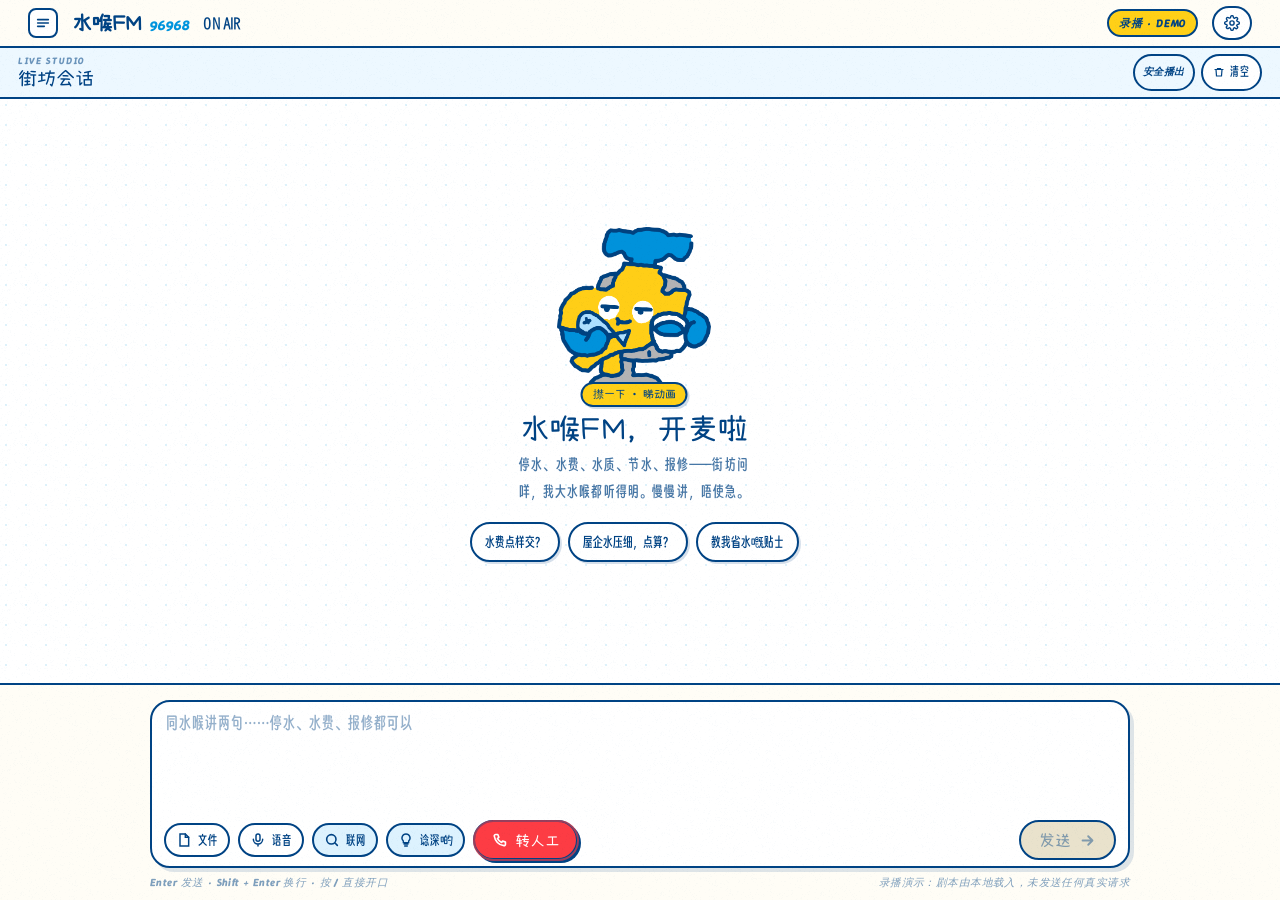
<file: app.html>
<!doctype html>
<html lang="zh-Hans">
<head>
<meta charset="utf-8">
<title>水喉FM · 直播室</title>
<meta name="robots" content="noindex">
<link rel="canonical" href="index.html">
<meta http-equiv="refresh" content="0; url=index.html">
<style>
  body{margin:0;min-height:100vh;display:grid;place-items:center;background:#FFFDF6;color:#004384;
       font-family:system-ui,-apple-system,"PingFang SC","Microsoft YaHei",sans-serif;text-align:center}
  a{color:#0094DD}
</style>
</head>
<body>
  <p>水喉FM 已经搬去首页：<a href="index.html">http://127.0.0.1:8811/</a></p>
  <script>location.replace('index.html');</script>
</body>
</html>
</file>
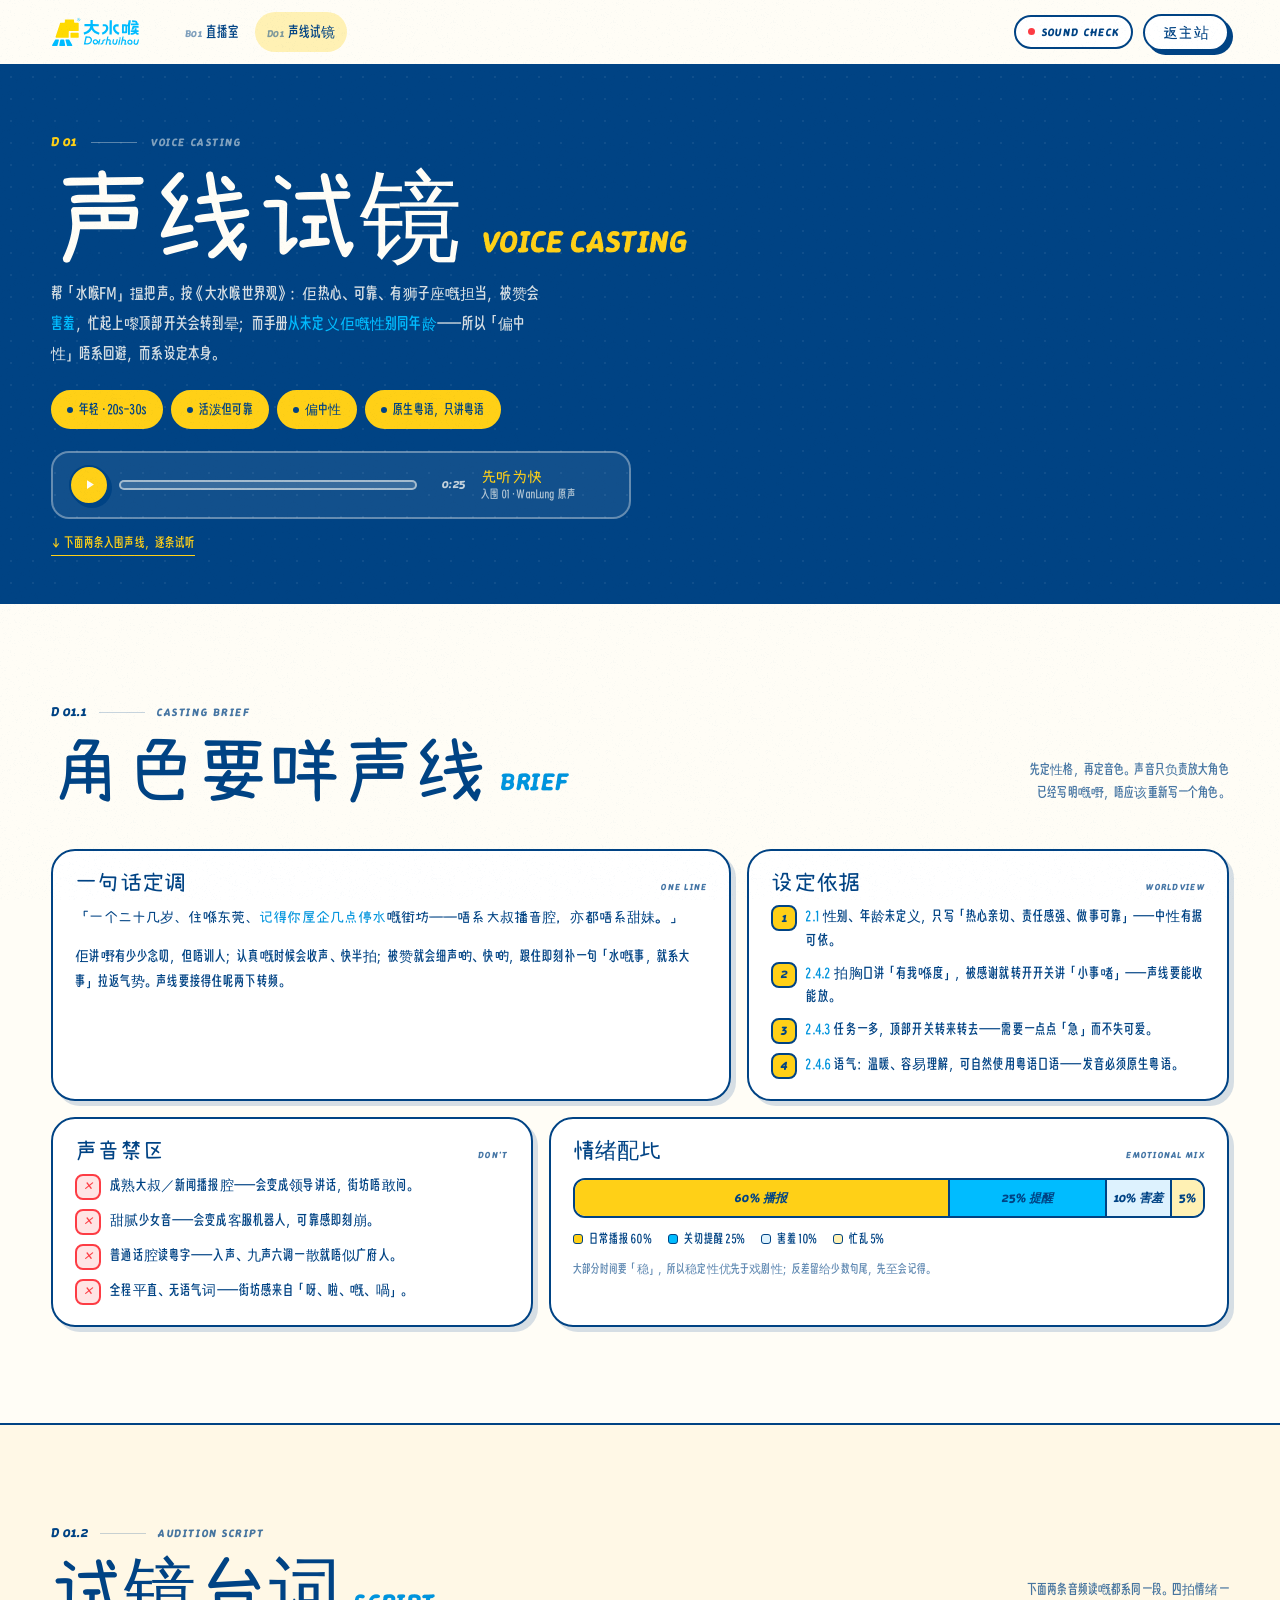
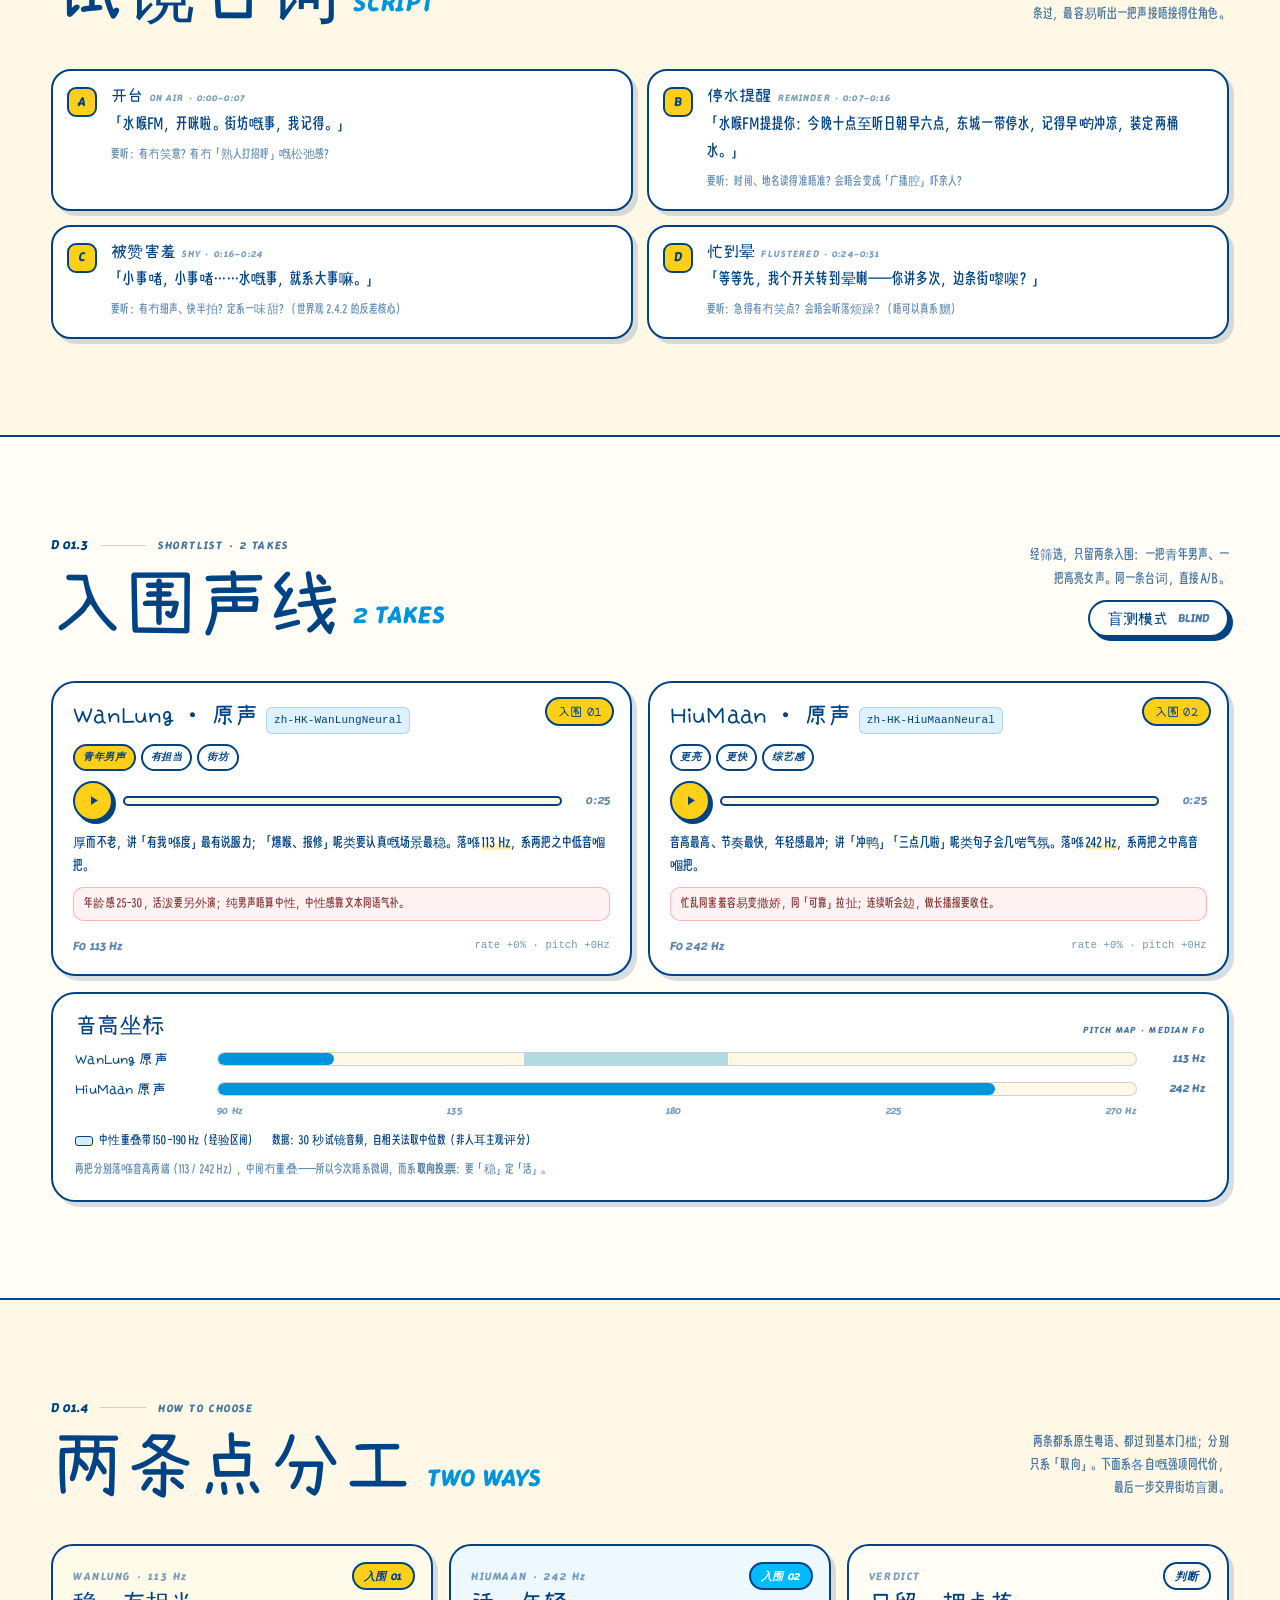
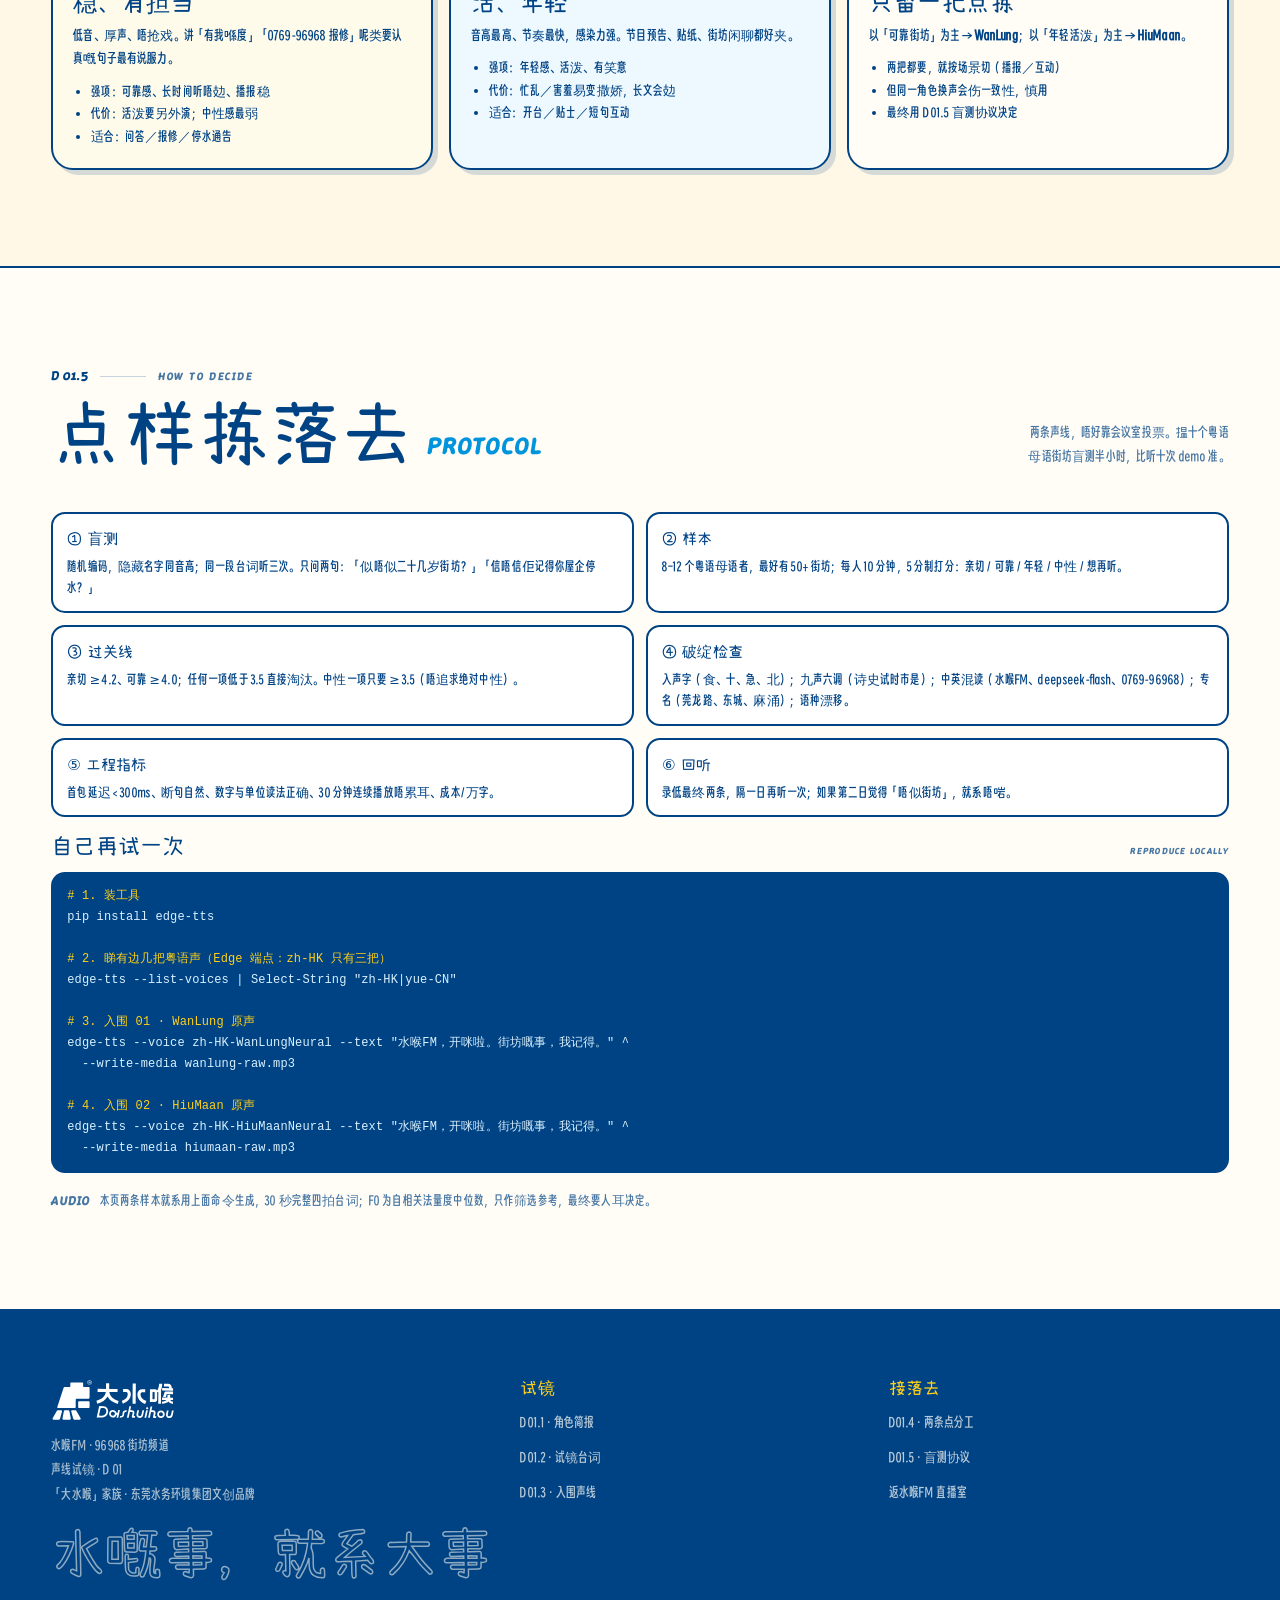
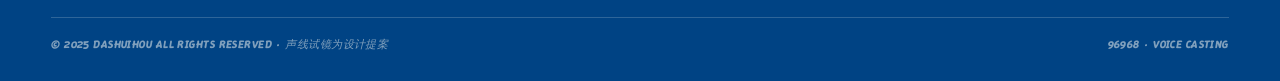
<file: voice.html>
<!doctype html>
<html lang="zh-Hans">
<head>
<meta charset="utf-8">
<meta name="viewport" content="width=device-width, initial-scale=1">
<title>声线试镜 · 水喉FM｜大水喉把声应该系点样</title>
<meta name="description" content="水喉FM 声线试镜：按《大水喉世界观》的角色设定，为大水喉挑一把年轻、活泼、偏中性的原生粤语声线。两条入围声线，可即时试听。">
<meta name="theme-color" content="#004384">
<link rel="icon" href="assets/img/logo-icon.svg" type="image/svg+xml">
<link rel="stylesheet" href="assets/css/brand.css">
<link rel="stylesheet" href="assets/css/landing.css">
<link rel="stylesheet" href="assets/css/voice.css">
<noscript><style>.reveal{opacity:1 !important;transform:none !important}</style></noscript>
</head>
<body>

<header class="topbar">
  <div class="wrap topbar__in">
    <a class="topbar__logo" href="index.html" aria-label="返水喉FM 首页">
      <img src="assets/img/logo-h.svg" alt="大水喉 Dashuihou">
    </a>
    <nav class="topbar__nav" aria-label="主导航">
      <a href="index.html"><b>B01</b>直播室</a>
      <a href="voice.html" style="background:var(--yellow-soft)"><b>D01</b>声线试镜</a>
    </nav>
    <div class="topbar__right">
      <span class="topbar__onair"><i></i>SOUND CHECK</span>
      <a class="btn btn--sm" href="index.html">返主站</a>
    </div>
  </div>
</header>

<main>

  <!-- ======================================================== 头图 -->
  <section class="vhead">
    <div class="wrap">
      <div class="vhead__meta"><span class="code">D 01</span><hr class="rule" style="width:46px;background:rgba(255,253,246,.35)"><span class="label-en">VOICE CASTING</span></div>
      <h1>声线试镜<em>VOICE CASTING</em></h1>
      <p class="vhead__lede">
        帮「水喉FM」揾把声。按《大水喉世界观》：佢热心、可靠、有狮子座嘅担当，被赞会<b>害羞</b>，忙起上嚟顶部开关会转到晕；而手册<b>从未定义佢嘅性别同年龄</b>——所以「偏中性」唔系回避，而系设定本身。
      </p>
      <div class="vkeys">
        <span class="on"><i></i>年轻 · 20s–30s</span>
        <span class="on"><i></i>活泼但可靠</span>
        <span class="on"><i></i>偏中性</span>
        <span class="on"><i></i>原生粤语，只讲粤语</span>
      </div>

      <!-- 先听为快：首屏就可以播 -->
      <div class="vhead__listen">
        <div class="vplay" data-audio="assets/audio/voice/wanlung-raw.mp3" data-dur="24.55">
          <button class="vplay__btn" type="button" aria-label="播放入围声线 01 WanLung 原声"><svg viewBox="0 0 24 24" fill="currentColor"><path d="M8 5v14l11-7z"/></svg></button>
          <div class="vplay__bar"><i></i></div>
          <span class="vplay__time">0:24</span>
        </div>
        <div class="vhead__listenMeta">
          <b>先听为快</b>
          <span>入围 01 · WanLung 原声</span>
        </div>
      </div>
      <a class="vjump" href="#candidates">↓ 下面两条入围声线，逐条试听</a>
    </div>
  </section>

  <!-- ======================================================== 简报 -->
  <section class="sec" id="brief">
    <div class="wrap">
      <div class="sec__head reveal">
        <div>
          <div class="sec__meta"><span class="code">D 01.1</span><hr class="rule"><span class="label-en">CASTING BRIEF</span></div>
          <h2>角色要咩声线<em>BRIEF</em></h2>
        </div>
        <p class="sec__note">先定性格，再定音色。声音只负责放大角色已经写明嘅嘢，唔应该重新写一个角色。</p>
      </div>

      <div class="vgrid">
        <div class="vcard vcard--7 reveal">
          <div class="vcard__head"><h3>一句话定调</h3><span class="label-en">ONE LINE</span></div>
          <p class="bigquote">
            「一个二十几岁、住喺东莞、<mark>记得你屋企几点停水</mark>嘅街坊——唔系大叔播音腔，亦都唔系甜妹。」
          </p>
          <p style="margin-top:14px;font-size:13.5px;line-height:1.85">
            佢讲嘢有少少念叨，但唔训人；认真嘅时候会收声、快半拍；被赞就会细声啲、快啲，跟住即刻补一句「水嘅事，就系大事」拉返气势。声线要接得住呢两下转频。
          </p>
        </div>

        <div class="vcard vcard--5 reveal">
          <div class="vcard__head"><h3>设定依据</h3><span class="label-en">WORLDVIEW</span></div>
          <ul class="vlist">
            <li><b>1</b><span><em>2.1</em> 性别、年龄未定义，只写「热心亲切、责任感强、做事可靠」——中性有据可依。</span></li>
            <li><b>2</b><span><em>2.4.2</em> 拍胸口讲「有我喺度」，被感谢就转开开关讲「小事啫」——声线要能收能放。</span></li>
            <li><b>3</b><span><em>2.4.3</em> 任务一多，顶部开关转来转去——需要一点点「急」而不失可爱。</span></li>
            <li><b>4</b><span><em>2.4.6</em> 语气：温暖、容易理解，可自然使用粤语口语——发音必须原生粤语。</span></li>
          </ul>
        </div>

        <div class="vcard vcard--5 reveal">
          <div class="vcard__head"><h3>声音禁区</h3><span class="label-en">DON'T</span></div>
          <ul class="vlist neg">
            <li><b>✕</b><span><b style="all:unset;font-weight:400">成熟大叔／新闻播报腔</b>——会变成领导讲话，街坊唔敢问。</span></li>
            <li><b>✕</b><span><b style="all:unset;font-weight:400">甜腻少女音</b>——会变成客服机器人，可靠感即刻崩。</span></li>
            <li><b>✕</b><span><b style="all:unset;font-weight:400">普通话腔读粤字</b>——入声、九声六调一散就唔似广府人。</span></li>
            <li><b>✕</b><span><b style="all:unset;font-weight:400">全程平直、无语气词</b>——街坊感来自「呀、啦、嘅、喎」。</span></li>
          </ul>
        </div>

        <div class="vcard vcard--7 reveal">
          <div class="vcard__head"><h3>情绪配比</h3><span class="label-en">EMOTIONAL MIX</span></div>
          <div class="moodbar">
            <div style="flex:60">60% 播报</div>
            <div style="flex:25">25% 提醒</div>
            <div style="flex:10">10% 害羞</div>
            <div style="flex:5">5%</div>
          </div>
          <div class="moodlegend">
            <span><i style="background:var(--yellow)"></i>日常播报 60%</span>
            <span><i style="background:var(--brand-blue)"></i>关切提醒 25%</span>
            <span><i style="background:var(--sky)"></i>害羞 10%</span>
            <span><i style="background:var(--yellow-soft)"></i>忙乱 5%</span>
          </div>
          <small>大部分时间要「稳」，所以稳定性优先于戏剧性；反差留给少数句尾，先至会记得。</small>
        </div>
      </div>
    </div>
  </section>

  <!-- ======================================================== 试镜台词 -->
  <section class="sec sec--alt" id="script">
    <div class="wrap">
      <div class="sec__head reveal">
        <div>
          <div class="sec__meta"><span class="code">D 01.2</span><hr class="rule"><span class="label-en">AUDITION SCRIPT</span></div>
          <h2>试镜台词<em>SCRIPT</em></h2>
        </div>
        <p class="sec__note">下面两条音频读嘅都系同一段。四拍情绪一条过，最容易听出一把声接唔接得住角色。</p>
      </div>

      <div class="lines reveal">
        <div class="line">
          <span class="line__tag">A</span>
          <h4>开台<span>ON AIR · 0:00–0:07</span></h4>
          <p>「水喉FM，开咪啦。街坊嘅事，我记得。」</p>
          <small>要听：有冇笑意？有冇「熟人打招呼」嘅松弛感？</small>
        </div>
        <div class="line">
          <span class="line__tag">B</span>
          <h4>停水提醒<span>REMINDER · 0:07–0:16</span></h4>
          <p>「水喉FM提提你：今晚十点至听日朝早六点，东城一带停水，记得早啲冲凉，装定两桶水。」</p>
          <small>要听：时间、地名读得准唔准？会唔会变成「广播腔」吓亲人？</small>
        </div>
        <div class="line">
          <span class="line__tag">C</span>
          <h4>被赞害羞<span>SHY · 0:16–0:24</span></h4>
          <p>「小事啫，小事啫……水嘅事，就系大事嘛。」</p>
          <small>要听：有冇细声、快半拍？定系一味甜？（世界观 2.4.2 的反差核心）</small>
        </div>
        <div class="line">
          <span class="line__tag">D</span>
          <h4>忙到晕<span>FLUSTERED · 0:24–0:31</span></h4>
          <p>「等等先，我个开关转到晕喇——你讲多次，边条街嚟㗎？」</p>
          <small>要听：急得有冇笑点？会唔会听落烦躁？（唔可以真系嬲）</small>
        </div>
      </div>
    </div>
  </section>

  <!-- ======================================================== 入围声线 -->
  <section class="sec" id="candidates">
    <div class="wrap">
      <div class="sec__head reveal">
        <div>
          <div class="sec__meta"><span class="code">D 01.3</span><hr class="rule"><span class="label-en">SHORTLIST · 2 TAKES</span></div>
          <h2>入围声线<em>2 TAKES</em></h2>
        </div>
        <div style="display:flex;flex-direction:column;gap:10px;align-items:flex-end">
          <p class="sec__note">经筛选，只留两条入围：一把青年男声、一把高亮女声。同一条台词，直接 A/B。</p>
          <button class="btn btn--sm" id="blindBtn" type="button" aria-pressed="false">盲测模式<em class="btn__en">BLIND</em></button>
        </div>
      </div>

      <div class="vc-grid reveal">

        <!-- 入围 01 -->
        <article class="vc">
          <span class="vc__badge">入围 01</span>
          <div class="vc__top"><span class="vc__name">WanLung · 原声</span><span class="vc__id">zh-HK-WanLungNeural</span></div>
          <div class="vc__tags"><span class="tag tag--yellow">青年男声</span><span class="tag">有担当</span><span class="tag tag--ghost">街坊</span></div>
          <div class="vplay" data-audio="assets/audio/voice/wanlung-raw.mp3" data-dur="24.55">
            <button class="vplay__btn" type="button" aria-label="播放 WanLung 原声"><svg viewBox="0 0 24 24" fill="currentColor"><path d="M8 5v14l11-7z"/></svg></button>
            <div class="vplay__bar"><i></i></div>
            <span class="vplay__time">0:24</span>
          </div>
          <p class="vc__note">厚而不老，讲「有我喺度」最有说服力；「爆喉、报修」呢类要认真嘅场景最稳。落喺 <b>113 Hz</b>，系两把之中低音嗰把。</p>
          <p class="vc__risk">年龄感 25–30，活泼要另外演；纯男声唔算中性，中性感靠文本同语气补。</p>
          <div class="vc__foot"><span class="vc__f0">F0 113 Hz</span><span class="vc__params">rate +0% · pitch +0Hz</span></div>
        </article>

        <!-- 入围 02 -->
        <article class="vc">
          <span class="vc__badge">入围 02</span>
          <div class="vc__top"><span class="vc__name">HiuMaan · 原声</span><span class="vc__id">zh-HK-HiuMaanNeural</span></div>
          <div class="vc__tags"><span class="tag">更亮</span><span class="tag">更快</span><span class="tag tag--ghost">综艺感</span></div>
          <div class="vplay" data-audio="assets/audio/voice/hiumaan-raw.mp3" data-dur="25.30">
            <button class="vplay__btn" type="button" aria-label="播放 HiuMaan 原声"><svg viewBox="0 0 24 24" fill="currentColor"><path d="M8 5v14l11-7z"/></svg></button>
            <div class="vplay__bar"><i></i></div>
            <span class="vplay__time">0:25</span>
          </div>
          <p class="vc__note">音高最高、节奏最快，年轻感最冲；讲「冲鸭」「三点几啦」呢类句子会几啱气氛。落喺 <b>242 Hz</b>，系两把之中高音嗰把。</p>
          <p class="vc__risk">忙乱同害羞容易变撒娇，同「可靠」拉扯；连续听会攰，做长播报要收住。</p>
          <div class="vc__foot"><span class="vc__f0">F0 242 Hz</span><span class="vc__params">rate +0% · pitch +0Hz</span></div>
        </article>
      </div>

      <!-- 音高坐标 -->
      <div class="vcard reveal" style="margin-top:16px">
        <div class="vcard__head"><h3>音高坐标</h3><span class="label-en">PITCH MAP · MEDIAN F0</span></div>
        <div class="f0">
          <div class="f0row"><span>WanLung 原声</span><div class="f0bar"><i style="width:12.6%"></i></div><em>113 Hz</em></div>
          <div class="f0row"><span>HiuMaan 原声</span><div class="f0bar"><i style="width:84.7%"></i></div><em>242 Hz</em></div>
        </div>
        <div class="f0scale"><span>90 Hz</span><span>135</span><span>180</span><span>225</span><span>270 Hz</span></div>
        <div class="f0key">
          <span><i style="background:rgba(0,148,221,.16)"></i>中性重叠带 150–190 Hz（经验区间）</span>
          <span>数据：30 秒试镜音频，自相关法取中位数（非人耳主观评分）</span>
        </div>
        <small style="margin-top:8px">两把分别落喺音高两端（113 / 242 Hz），中间冇重叠——所以今次唔系微调，而系<strong>取向投票</strong>：要「稳」定「活」。</small>
      </div>
    </div>
  </section>

  <!-- ======================================================== 建议 -->
  <section class="sec sec--alt" id="advice">
    <div class="wrap">
      <div class="sec__head reveal">
        <div>
          <div class="sec__meta"><span class="code">D 01.4</span><hr class="rule"><span class="label-en">HOW TO CHOOSE</span></div>
          <h2>两条点分工<em>TWO WAYS</em></h2>
        </div>
        <p class="sec__note">两条都系原生粤语、都过到基本门槛；分别只系「取向」。下面系各自嘅强项同代价，最后一步交畀街坊盲测。</p>
      </div>

      <div class="routes reveal">
        <div class="route route--now">
          <span class="route__tag tag tag--yellow">入围 01</span>
          <div class="route__step">WANLUNG · 113 Hz</div>
          <h3>稳、有担当</h3>
          <p>低音、厚声、唔抢戏。讲「有我喺度」「0769-96968 报修」呢类要认真嘅句子最有说服力。</p>
          <ul>
            <li>强项：可靠感、长时间听唔攰、播报稳</li>
            <li>代价：活泼要另外演；中性感最弱</li>
            <li>适合：问答／报修／停水通告</li>
          </ul>
        </div>

        <div class="route route--next">
          <span class="route__tag tag tag--blue">入围 02</span>
          <div class="route__step">HIUMAAN · 242 Hz</div>
          <h3>活、年轻</h3>
          <p>音高最高、节奏最快，感染力强。节目预告、贴纸、街坊闲聊都好夹。</p>
          <ul>
            <li>强项：年轻感、活泼、有笑意</li>
            <li>代价：忙乱／害羞易变撒娇，长文会攰</li>
            <li>适合：开台／贴士／短句互动</li>
          </ul>
        </div>

        <div class="route route--long">
          <span class="route__tag tag tag--ghost">判断</span>
          <div class="route__step">VERDICT</div>
          <h3>只留一把点拣</h3>
          <p>以「可靠街坊」为主 → <b>WanLung</b>；以「年轻活泼」为主 → <b>HiuMaan</b>。</p>
          <ul>
            <li>两把都要，就按场景切（播报／互动）</li>
            <li>但同一角色换声会伤一致性，慎用</li>
            <li>最终用 D 01.5 盲测协议决定</li>
          </ul>
        </div>
      </div>
    </div>
  </section>

  <!-- ======================================================== 拣法 -->
  <section class="sec" id="howto">
    <div class="wrap">
      <div class="sec__head reveal">
        <div>
          <div class="sec__meta"><span class="code">D 01.5</span><hr class="rule"><span class="label-en">HOW TO DECIDE</span></div>
          <h2>点样拣落去<em>PROTOCOL</em></h2>
        </div>
        <p class="sec__note">两条声线，唔好靠会议室投票。揾十个粤语母语街坊盲测半小时，比听十次 demo 准。</p>
      </div>

      <div class="checklist reveal">
        <div class="check"><b>① 盲测</b>随机编码，隐藏名字同音高；同一段台词听三次。只问两句：「似唔似二十几岁街坊？」「信唔信佢记得你屋企停水？」</div>
        <div class="check"><b>② 样本</b>8–12 个粤语母语者，最好有 50+ 街坊；每人 10 分钟，5 分制打分：亲切 / 可靠 / 年轻 / 中性 / 想再听。</div>
        <div class="check"><b>③ 过关线</b>亲切 ≥ 4.2、可靠 ≥ 4.0；任何一项低于 3.5 直接淘汰。中性一项只要 ≥ 3.5（唔追求绝对中性）。</div>
        <div class="check"><b>④ 破绽检查</b>入声字（食、十、急、北）；九声六调（诗史试时市是）；中英混读（水喉FM、deepseek-flash、0769-96968）；专名（莞龙路、东城、麻涌）；语种漂移。</div>
        <div class="check"><b>⑤ 工程指标</b>首包延迟 &lt; 300ms、断句自然、数字与单位读法正确、30 分钟连续播放唔累耳、成本/万字。</div>
        <div class="check"><b>⑥ 回听</b>录低最终两条，隔一日再听一次；如果第二日觉得「唔似街坊」，就系唔啱。</div>
      </div>

      <div style="margin-top:18px" class="reveal">
        <div class="vcard__head"><h3>自己再试一次</h3><span class="label-en">REPRODUCE LOCALLY</span></div>
        <pre class="codeblock"><b># 1. 装工具</b>
pip install edge-tts

<b># 2. 睇有边几把粤语声（Edge 端点：zh-HK 只有三把）</b>
edge-tts --list-voices | Select-String "zh-HK|yue-CN"

<b># 3. 入围 01 · WanLung 原声</b>
edge-tts --voice zh-HK-WanLungNeural --text "水喉FM，开咪啦。街坊嘅事，我记得。" ^
  --write-media wanlung-raw.mp3

<b># 4. 入围 02 · HiuMaan 原声</b>
edge-tts --voice zh-HK-HiuMaanNeural --text "水喉FM，开咪啦。街坊嘅事，我记得。" ^
  --write-media hiumaan-raw.mp3</pre>
        <p class="console-note"><span class="code">AUDIO</span>本页两条样本就系用上面命令生成，30 秒完整四拍台词；F0 为自相关法量度中位数，只作筛选参考，最终要人耳决定。</p>
      </div>
    </div>
  </section>

</main>

<footer class="foot">
  <div class="wrap">
    <div class="foot__top">
      <div class="foot__logo">
        <img src="assets/img/logo-h-white.svg" alt="大水喉 Dashuihou">
        <p>水喉FM · 96968 街坊频道<br>声线试镜 · D 01<br>「大水喉」家族 · 东莞水务环境集团文创品牌</p>
        <div class="foot__big">水嘅事，就系大事</div>
      </div>
      <div class="foot__col">
        <h4>试镜</h4>
        <ul>
          <li><a href="#brief">D01.1 · 角色简报</a></li>
          <li><a href="#script">D01.2 · 试镜台词</a></li>
          <li><a href="#candidates">D01.3 · 入围声线</a></li>
        </ul>
      </div>
      <div class="foot__col">
        <h4>接落去</h4>
        <ul>
          <li><a href="#advice">D01.4 · 两条点分工</a></li>
          <li><a href="#howto">D01.5 · 盲测协议</a></li>
          <li><a href="index.html">返水喉FM 直播室</a></li>
        </ul>
      </div>
    </div>
    <div class="foot__bottom">
      <span>© 2025 DASHUIHOU ALL RIGHTS RESERVED · 声线试镜为设计提案</span>
      <span>96968 · VOICE CASTING</span>
    </div>
  </div>
</footer>

<script src="assets/js/reveal.js"></script>
<script src="assets/js/voice.js"></script>
</body>
</html>
</file>
<file: assets/css/brand.css>
/* ==========================================================================
   水喉FM · 品牌基础层
   使用《大水喉品牌视觉规范手册》A 5 / A 6 与《大水喉IP基础规范手册》C 1 规范
   ========================================================================== */

/* --- 品牌专用字体（按手册 A 5 规范裁切后的网页字库） ---------------------- */
@font-face {
  font-family: 'Xiaolai SC';
  src: url('../fonts/xiaolai-sc.woff2') format('woff2');
  font-display: swap;
  font-weight: 400;
}
@font-face {
  font-family: 'Jinzishe';
  src: url('../fonts/jinzishe.woff2') format('woff2');
  font-display: swap;
  font-weight: 400;
}
@font-face {
  font-family: 'Winky Rough';
  src: url('../fonts/winky-rough.woff2') format('woff2');
  font-display: swap;
  font-weight: 700;
}
@font-face {
  font-family: 'Winky Rough';
  src: url('../fonts/winky-rough-italic.woff2') format('woff2');
  font-display: swap;
  font-style: italic;
  font-weight: 700;
}

/* --- 色彩 ---------------------------------------------------------------- */
:root {
  /* IP 三色（手册 C 1，线上 RGB 值） */
  --ink: #004384;            /* 深水蓝  R0 G67 B132 */
  --blue: #0094DD;           /* 大水蓝  R0 G148 B221 */
  --yellow: #FFD017;         /* 水喉黄  R255 G208 B23 */
  /* 品牌标识双色（手册 A 6） */
  --brand-yellow: #FFDA00;
  --brand-blue: #00BCFF;
  /* 辅助色（手册 A 6.4 / C 1.2-1.5） */
  --red: #FD3C44;
  --brown: #D18354;
  --grey: #9CA6B0;
  --green: #5AA058;

  /* 派生 */
  --ink-soft: #1B5A97;
  --sky: #DDF2FE;
  --sky-2: #C6E9FC;
  --blue-wash: #EDF8FF;
  --yellow-soft: #FFF1B4;
  --yellow-pale: #FFFBEB;
  --paper: #FFFDF6;
  --paper-2: #FFF8E6;
  --line: rgba(0, 67, 132, .22);
  --line-strong: rgba(0, 67, 132, .55);

  --bd: 2.5px;
  --r-xl: 34px;
  --r-lg: 24px;
  --r-md: 16px;
  --r-sm: 10px;
  --shadow-hard: 6px 6px 0 var(--ink);
  --shadow-soft: 5px 5px 0 rgba(0, 67, 132, .16);

  --font-display: 'Xiaolai SC', 'PingFang SC', 'Microsoft YaHei', system-ui, sans-serif;
  --font-body: 'Jinzishe', 'Xiaolai SC', 'PingFang SC', 'Microsoft YaHei', system-ui, sans-serif;
  --font-latin: 'Winky Rough', 'Trebuchet MS', system-ui, sans-serif;

  --gutter: clamp(18px, 4vw, 56px);
  --maxw: 1280px;
}

/* --- 基础 ---------------------------------------------------------------- */
*,
*::before,
*::after { box-sizing: border-box; }

html { -webkit-text-size-adjust: 100%; scroll-behavior: smooth; }

body {
  margin: 0;
  background: var(--paper);
  color: var(--ink);
  font-family: var(--font-body);
  font-size: clamp(15px, 1.05vw, 16.5px);
  line-height: 1.88;
  letter-spacing: .01em;
  -webkit-font-smoothing: antialiased;
  overflow-x: hidden;
}

body::before {           /* 纸张颗粒，替代手册中的「粗糙化」观感 */
  content: '';
  position: fixed;
  inset: 0;
  background-image: url('../img/grain.png');
  opacity: .5;
  pointer-events: none;
  z-index: 9999;
  mix-blend-mode: multiply;
}

img { max-width: 100%; display: block; }
svg { display: block; }
a { color: inherit; text-decoration: none; }
button { font: inherit; color: inherit; cursor: pointer; }
::selection { background: var(--yellow); color: var(--ink); }

h1, h2, h3, h4 {
  font-family: var(--font-display);
  font-weight: 400;
  line-height: 1.06;
  margin: 0;
  letter-spacing: .01em;
}

p { margin: 0; }

:focus-visible {
  outline: 3px solid var(--blue);
  outline-offset: 3px;
  border-radius: 6px;
}

/* --- 版面零件 ------------------------------------------------------------ */
.wrap {
  width: min(100% - var(--gutter) * 2, var(--maxw));
  margin-inline: auto;
}

.code {                      /* 手册式编号：A 4.3 */
  font-family: var(--font-latin);
  font-style: italic;
  font-weight: 700;
  font-size: 13px;
  letter-spacing: .04em;
  white-space: nowrap;
}

.label-en {                  /* 手册式英文小标 */
  font-family: var(--font-latin);
  font-style: italic;
  font-weight: 700;
  font-size: 11px;
  letter-spacing: .14em;
  text-transform: uppercase;
  opacity: .72;
}

.rule {                      /* 手册页首细线 */
  height: 1px;
  background: var(--line);
  border: 0;
  margin: 0;
}

.pipe {                      /* 延展图形 A 11.1：水管可无限拉长 */
  position: relative;
  height: 12px;
  border: var(--bd) solid var(--ink);
  border-radius: 999px;
  background: var(--yellow);
}
.pipe::after {               /* 管口套环 */
  content: '';
  position: absolute;
  right: -10px;
  top: 50%;
  width: 18px;
  height: 26px;
  transform: translateY(-50%);
  border: var(--bd) solid var(--ink);
  border-radius: 7px;
  background: var(--brand-blue);
}

.tag {
  display: inline-flex;
  align-items: center;
  gap: 6px;
  padding: 2px 10px;
  border: 2px solid var(--ink);
  border-radius: 999px;
  background: #fff;
  font-family: var(--font-latin);
  font-style: italic;
  font-weight: 700;
  font-size: 11px;
  letter-spacing: .06em;
  white-space: nowrap;
}
.tag--yellow { background: var(--yellow); }
.tag--blue { background: var(--brand-blue); color: #fff; border-color: var(--ink); }
.tag--ink { background: var(--ink); color: #fff; }
.tag--ghost { background: transparent; }

/* --- 按钮 ---------------------------------------------------------------- */
.btn {
  --bg: #fff;
  --fg: var(--ink);
  display: inline-flex;
  align-items: center;
  justify-content: center;
  gap: 10px;
  padding: 13px 26px;
  border: var(--bd) solid var(--ink);
  border-radius: 999px;
  background: var(--bg);
  color: var(--fg);
  font-family: var(--font-display);
  font-size: 18px;
  line-height: 1;
  box-shadow: 4px 4px 0 var(--ink);
  transition: transform .16s cubic-bezier(.3, 1.4, .5, 1), box-shadow .16s;
  white-space: nowrap;
}
.btn:hover { transform: translate(-2px, -2px); box-shadow: 6px 6px 0 var(--ink); }
.btn:active { transform: translate(3px, 3px); box-shadow: 1px 1px 0 var(--ink); }
.btn--primary { --bg: var(--yellow); }
.btn--blue { --bg: var(--brand-blue); }
.btn--ink { --bg: var(--ink); --fg: #fff; }
.btn--ghost { --bg: transparent; box-shadow: 4px 4px 0 rgba(0, 67, 132, .22); }
.btn--sm { padding: 9px 18px; font-size: 15px; }
.btn__en { font-family: var(--font-latin); font-style: italic; font-weight: 700; font-size: .78em; opacity: .7; }

/* --- 贴纸（表情包 B 10 语言） -------------------------------------------- */
.sticker {
  background: #fff;
  border: 3px solid var(--ink);
  border-radius: var(--r-lg);
  box-shadow: var(--shadow-soft);
}

/* --- 动画 ---------------------------------------------------------------- */
@keyframes pulse-dot {
  0%, 100% { transform: scale(1); opacity: 1; }
  50% { transform: scale(.72); opacity: .55; }
}
@keyframes float-y {
  0%, 100% { transform: translateY(0); }
  50% { transform: translateY(-10px); }
}
@keyframes marquee {
  from { transform: translateX(0); }
  to { transform: translateX(-50%); }
}
@keyframes eq {
  0%, 100% { transform: scaleY(.35); }
  50% { transform: scaleY(1); }
}
@keyframes ripple {
  from { transform: scale(.55); opacity: .55; }
  to { transform: scale(1.35); opacity: 0; }
}

.reveal { opacity: 0; transform: translateY(26px); transition: opacity .7s ease, transform .7s cubic-bezier(.2, .8, .2, 1); }
.reveal.is-in { opacity: 1; transform: none; }

@media (prefers-reduced-motion: reduce) {
  html { scroll-behavior: auto; }
  *, *::before, *::after { animation-duration: .001ms !important; animation-iteration-count: 1 !important; transition-duration: .001ms !important; }
  .reveal { opacity: 1; transform: none; }
}

@media print {
  .reveal { opacity: 1 !important; transform: none !important; }
  body::before { display: none; }
}

/* --- 滚动条 -------------------------------------------------------------- */
::-webkit-scrollbar { width: 12px; height: 12px; }
::-webkit-scrollbar-track { background: var(--paper-2); }
::-webkit-scrollbar-thumb {
  background: var(--ink);
  border: 3px solid var(--paper-2);
  border-radius: 99px;
}
::-webkit-scrollbar-thumb:hover { background: var(--blue); }
</file>
<file: assets/css/landing.css>
/* ==========================================================================
   水喉FM · 版面
   ========================================================================== */

/* ------------------------------------------------------------- 顶部导航 */
.filewarn {
  position: relative;
  z-index: 500;
  padding: 10px 18px;
  background: var(--yellow);
  border-bottom: 2.5px solid var(--ink);
  font-size: 13.5px;
  line-height: 1.7;
}
.filewarn b { margin-right: 6px; }
.filewarn code {
  font-family: 'Consolas', monospace;
  font-size: 12px;
  background: #fff;
  border: 1px solid var(--ink);
  border-radius: 5px;
  padding: 1px 6px;
}
.topbar {
  position: sticky;
  top: 0;
  z-index: 90;
  background: color-mix(in srgb, var(--paper) 92%, transparent);
  backdrop-filter: blur(10px) saturate(1.1);
  border-bottom: 2px solid var(--ink);
}
.topbar__in {
  display: flex;
  align-items: center;
  gap: clamp(12px, 2vw, 28px);
  height: 64px;
}
.topbar__logo img { height: 30px; width: auto; }
.topbar__nav { display: flex; gap: 4px; margin-left: 8px; }
.topbar__nav a {
  padding: 7px 12px;
  border-radius: 999px;
  font-size: 14px;
  transition: .16s;
  white-space: nowrap;
}
.topbar__nav a:hover { background: var(--yellow-soft); }
.topbar__nav a b { font-family: var(--font-latin); font-style: italic; font-size: 10px; opacity: .5; margin-right: 4px; }
.topbar__right { display: flex; align-items: center; gap: 10px; margin-left: auto; }
.topbar__onair {
  display: inline-flex;
  align-items: center;
  gap: 7px;
  padding: 5px 12px;
  border: 2px solid var(--ink);
  border-radius: 999px;
  font-family: var(--font-latin);
  font-style: italic;
  font-weight: 700;
  font-size: 11px;
  letter-spacing: .12em;
  background: #fff;
}
.topbar__onair i { width: 7px; height: 7px; border-radius: 50%; background: var(--red); animation: pulse-dot 1.6s infinite; }

/* ------------------------------------------------------------------ Hero */
.hero {
  position: relative;
  overflow: hidden;
  background: var(--ink);
  color: var(--paper);
  isolation: isolate;
}
.hero::after {
  content: '';
  position: absolute;
  inset: 0;
  background-image: radial-gradient(rgba(255, 255, 255, .13) 1px, transparent 1px);
  background-size: 22px 22px;
  opacity: .5;
  pointer-events: none;
  z-index: 1;
}
.hero__dots {
  position: absolute;
  width: 520px;
  height: 520px;
  border-radius: 50%;
  border: 2px dashed rgba(255, 255, 255, .18);
  z-index: 0;
}
.hero__dots--a { right: -140px; top: -160px; }
.hero__dots--b { right: -40px; top: -60px; width: 360px; height: 360px; }

/* 顶部水管条 */
.hero__pipe {
  position: relative;
  z-index: 3;
  display: flex;
  align-items: center;
  gap: 14px;
  height: 46px;
  padding: 0 18px 0 8px;
  background: var(--yellow);
  color: var(--ink);
  border-bottom: 2.5px solid var(--ink);
}
.hero__pipe img { height: 32px; width: auto; flex: none; }
.hero__pipe .pipe__line { flex: 1; height: 6px; background: repeating-linear-gradient(90deg, var(--ink) 0 10px, transparent 10px 20px); opacity: .35; }
.hero__pipe .lab {
  font-family: var(--font-latin);
  font-style: italic;
  font-weight: 700;
  font-size: 12px;
  letter-spacing: .1em;
  white-space: nowrap;
}
.hero__pipe .lab.live {
  display: inline-flex;
  align-items: center;
  gap: 6px;
  padding: 3px 11px;
  border: 2px solid var(--ink);
  border-radius: 999px;
  background: var(--red);
  color: #fff;
  font-size: 10.5px;
}
.hero__pipe .lab.live i { width: 6px; height: 6px; border-radius: 50%; background: #fff; animation: pulse-dot 1.5s infinite; }

.hero__grid {
  position: relative;
  z-index: 3;
  display: grid;
  grid-template-columns: minmax(0, 1.08fr) minmax(0, .92fr);
  gap: clamp(20px, 4vw, 56px);
  align-items: center;
  padding: clamp(26px, 4vw, 52px) 0 clamp(30px, 4vw, 54px);
}
.hero__copy { max-width: 640px; }
.hero__kicker {
  display: inline-flex;
  align-items: center;
  gap: 10px;
  padding: 6px 14px;
  border: 2px solid rgba(255, 253, 246, .55);
  border-radius: 999px;
  font-family: var(--font-latin);
  font-style: italic;
  font-weight: 700;
  font-size: 11px;
  letter-spacing: .16em;
  margin-bottom: 18px;
}
.hero__title {
  font-size: clamp(74px, 12vw, 168px);
  line-height: .84;
  letter-spacing: -.01em;
  color: var(--paper);
  display: flex;
  align-items: baseline;
  gap: .04em;
  flex-wrap: nowrap;
}
.hero__title em {
  font-family: var(--font-latin);
  font-style: italic;
  font-weight: 700;
  color: var(--yellow);
  font-size: .66em;
  letter-spacing: -.01em;
  transform: translateY(-.06em);
}
.hero__freq {
  display: inline-flex;
  align-items: center;
  gap: 8px;
  margin-top: 14px;
  font-family: var(--font-latin);
  font-style: italic;
  font-weight: 700;
  font-size: clamp(20px, 2.6vw, 30px);
  color: var(--brand-blue);
}
.hero__freq .bars { display: inline-flex; gap: 3px; align-items: flex-end; height: 1em; }
.hero__freq .bars i {
  width: 6px;
  height: 100%;
  background: var(--brand-blue);
  border-radius: 2px;
  clip-path: polygon(20% 0, 80% 0, 100% 100%, 0 100%);
  animation: eq 1.1s ease-in-out infinite;
}
.hero__freq .bars i:nth-child(2) { animation-delay: .16s; }
.hero__freq .bars i:nth-child(3) { animation-delay: .32s; }
.hero__quote {
  margin-top: 22px;
  display: flex;
  gap: 12px;
  align-items: flex-start;
  font-family: var(--font-display);
  font-size: clamp(24px, 3.1vw, 36px);
  line-height: 1.42;
  color: var(--yellow);
}
.hero__quote span { flex: none; font-size: .8em; opacity: .55; }
.hero__sub {
  margin-top: 14px;
  max-width: 46ch;
  font-size: clamp(14.5px, 1.2vw, 17px);
  line-height: 1.95;
  color: rgba(255, 253, 246, .82);
}
.hero__sub b { font-weight: 400; color: var(--brand-blue); }
.hero__cta { display: flex; flex-wrap: wrap; gap: 12px; margin-top: 26px; }
.hero__cta .btn--ghost { color: var(--paper); border-color: var(--paper); box-shadow: 4px 4px 0 rgba(255, 255, 255, .28); }
.hero__cta .btn--ghost:hover { box-shadow: 6px 6px 0 rgba(255, 255, 255, .35); }
.hero__meta {
  display: flex;
  flex-wrap: wrap;
  gap: 8px 18px;
  margin-top: 24px;
  font-size: 12px;
  color: rgba(255, 253, 246, .62);
}
.hero__meta span { display: inline-flex; align-items: center; gap: 6px; }
.hero__meta i { width: 5px; height: 5px; border-radius: 50%; background: var(--yellow); }

/* 右：主播位 */
.hero__stage {
  position: relative;
  display: grid;
  place-items: center;
  aspect-ratio: 1 / .92;
  min-height: 320px;
}
.hero__stage .disc {
  position: absolute;
  width: 84%;
  aspect-ratio: 1;
  border-radius: 50%;
  background: var(--yellow);
  border: 3px solid var(--ink);
  box-shadow: 0 0 0 18px rgba(255, 208, 23, .16), 0 0 0 36px rgba(255, 208, 23, .08);
}
.hero__stage .cardip {
  position: relative;
  z-index: 2;
  width: 76%;
  background: var(--paper);
  border: 3px solid var(--ink);
  border-radius: 30px;
  padding: 12px 12px 6px;
  transform: rotate(-2.5deg);
  box-shadow: 10px 12px 0 rgba(0, 20, 40, .32);
}
.hero__stage .cardip img { width: 100%; max-height: 380px; object-fit: contain; }
.hero__stage .cardip figcaption {
  display: flex;
  justify-content: space-between;
  align-items: center;
  padding: 4px 4px 4px;
  font-family: var(--font-latin);
  font-style: italic;
  font-weight: 700;
  font-size: 10px;
  letter-spacing: .1em;
  color: var(--ink);
}
.hero__stage .cardip figcaption span { opacity: .55; }
.hero__badge {
  position: absolute;
  z-index: 4;
  right: 2%;
  top: 6%;
  width: 92px;
  height: 92px;
  border-radius: 50%;
  border: 3px solid var(--ink);
  background: var(--brand-blue);
  color: var(--ink);
  display: grid;
  place-items: center;
  text-align: center;
  font-family: var(--font-latin);
  font-style: italic;
  font-weight: 700;
  font-size: 11px;
  line-height: 1.2;
  letter-spacing: .04em;
  transform: rotate(9deg);
  box-shadow: 4px 4px 0 rgba(0, 20, 40, .35);
  animation: float-y 6s ease-in-out infinite;
}
.hero__badge b { display: block; font-size: 20px; letter-spacing: 0; }
.hero__tune {
  position: absolute;
  z-index: 4;
  left: -6%;
  bottom: -2%;
  background: var(--paper);
  color: var(--ink);
  border: 3px solid var(--ink);
  border-radius: 18px;
  padding: 8px 14px 10px;
  transform: rotate(-3deg);
  box-shadow: 5px 5px 0 rgba(0, 20, 40, .3);
  min-width: 190px;
}
.hero__tune small { display: block; font-family: var(--font-latin); font-style: italic; font-size: 9px; letter-spacing: .14em; opacity: .55; }
.hero__tune b { font-family: var(--font-display); font-weight: 400; font-size: 17px; display: block; line-height: 1.3; }
.hero__tune .scale { display: flex; gap: 3px; margin-top: 6px; }
.hero__tune .scale i { flex: 1; height: 8px; border-radius: 2px; background: var(--sky-2); }
.hero__tune .scale i.on { background: var(--blue); }
.hero__tune .scale i.on:last-child { background: var(--yellow); border: 1.5px solid var(--ink); }

/* 跑马灯 */
.ticker {
  position: relative;
  z-index: 3;
  overflow: hidden;
  border-top: 2.5px solid var(--ink);
  border-bottom: 2.5px solid var(--ink);
  background: var(--yellow);
  color: var(--ink);
}
.ticker__track {
  display: flex;
  width: max-content;
  animation: marquee 46s linear infinite;
}
.ticker:hover .ticker__track { animation-play-state: paused; }
.ticker__track span {
  display: inline-flex;
  align-items: center;
  gap: 14px;
  padding: 9px 22px;
  font-family: var(--font-display);
  font-size: 15px;
  white-space: nowrap;
}
.ticker__track span::after { content: '✳'; font-size: 12px; opacity: .55; }
.ticker__track b { font-family: var(--font-latin); font-style: italic; font-weight: 700; font-size: 12px; letter-spacing: .08em; opacity: .7; }

/* ------------------------------------------------------------- 章节标题 */
section[id] { scroll-margin-top: 82px; }
.sec { padding: clamp(54px, 7.5vw, 104px) 0; }
.sec--alt { background: var(--paper-2); border-block: 2px solid var(--ink); }
.sec--blue { background: var(--blue-wash); border-block: 2px solid var(--ink); }
.sec__head { display: grid; grid-template-columns: minmax(0, 1fr) auto; gap: 18px; align-items: end; margin-bottom: clamp(26px, 3.6vw, 44px); }
.sec__meta { display: flex; align-items: center; gap: 12px; margin-bottom: 8px; }
.sec__meta .rule { flex: none; width: 46px; }
.sec__head h2 { font-size: clamp(40px, 5.6vw, 76px); line-height: 1; }
.sec__head h2 em { font-family: var(--font-latin); font-style: italic; font-weight: 700; font-size: .34em; letter-spacing: .04em; color: var(--blue); vertical-align: .18em; margin-left: .5em; }
.sec__note { max-width: 34ch; font-size: 13px; line-height: 1.8; opacity: .72; text-align: right; }
.sec__note b { font-weight: 400; color: var(--blue); }

/* -------------------------------------------------------------- 节目表 */
.programs { display: grid; grid-template-columns: repeat(3, minmax(0, 1fr)); gap: 16px; }
.prog {
  position: relative;
  display: flex;
  flex-direction: column;
  gap: 8px;
  padding: 20px 20px 18px;
  background: #fff;
  border: 2.5px solid var(--ink);
  border-radius: 22px;
  box-shadow: var(--shadow-soft);
  transition: transform .22s cubic-bezier(.2, .9, .3, 1.3), box-shadow .22s;
  overflow: hidden;
}
.prog:hover { transform: translateY(-6px) rotate(-.5deg); box-shadow: 8px 10px 0 rgba(0, 67, 132, .16); }
.prog::before {
  content: '';
  position: absolute;
  inset: auto -30% -60% auto;
  width: 150px;
  height: 150px;
  border-radius: 50%;
  background: var(--yellow-soft);
  z-index: 0;
  opacity: .7;
}
.prog > * { position: relative; z-index: 1; }
.prog__top { display: flex; align-items: center; justify-content: space-between; gap: 10px; }
.prog__time {
  font-family: var(--font-latin);
  font-style: italic;
  font-weight: 700;
  font-size: 13px;
  letter-spacing: .06em;
  padding: 3px 10px;
  border: 2px solid var(--ink);
  border-radius: 999px;
  background: var(--yellow);
}
.prog__no { font-family: var(--font-latin); font-style: italic; font-size: 11px; opacity: .45; letter-spacing: .1em; }
.prog h3 { font-size: 27px; line-height: 1.2; margin-top: 2px; }
.prog p { font-size: 13.5px; line-height: 1.8; opacity: .8; }
.prog__api { display: flex; flex-wrap: wrap; gap: 5px; margin-top: auto; padding-top: 10px; }
.prog__api code {
  font-family: 'Consolas', 'Menlo', monospace;
  font-size: 10.5px;
  padding: 2px 7px;
  border-radius: 6px;
  background: var(--sky);
  border: 1px solid rgba(0, 67, 132, .2);
  color: var(--ink);
}
.prog__icon {
  width: 46px;
  height: 46px;
  border: 2.5px solid var(--ink);
  border-radius: 14px;
  background: var(--sky);
  display: grid;
  place-items: center;
}
.prog__icon svg { width: 24px; height: 24px; }

/* ------------------------------------------------------------ 设计规范 */
.spec-grid { display: grid; grid-template-columns: repeat(12, minmax(0, 1fr)); gap: 16px; }
.spec {
  grid-column: span 4;
  background: #fff;
  border: 2.5px solid var(--ink);
  border-radius: 22px;
  padding: 18px;
  box-shadow: var(--shadow-soft);
  min-width: 0;
}
.spec--wide { grid-column: span 8; }
.spec--half { grid-column: span 6; }
.spec__head { display: flex; align-items: baseline; justify-content: space-between; gap: 10px; margin-bottom: 12px; }
.spec__head h3 { font-size: 21px; }
.spec__head .label-en { font-size: 9px; }
.spec p { font-size: 12.5px; line-height: 1.7; opacity: .75; }
.spec small { display: block; font-size: 11px; line-height: 1.65; opacity: .62; margin-top: 8px; }

.swatches { display: grid; grid-template-columns: repeat(3, 1fr); gap: 10px; }
.swatch { border: 2px solid var(--ink); border-radius: 16px; overflow: hidden; }
.swatch__chip {
  height: 108px;
  display: flex;
  align-items: flex-end;
  padding: 9px 11px;
  font-family: var(--font-display);
  font-size: 21px;
  line-height: 1.1;
}
.swatch__chip.dark { color: #fff; }
.swatch__meta { padding: 8px 10px 9px; background: #fff; }
.swatch__meta b { display: block; font-family: var(--font-latin); font-style: italic; font-size: 13px; letter-spacing: .04em; }
.swatch__meta span { display: block; font-size: 10px; line-height: 1.6; opacity: .62; font-family: 'Consolas', monospace; }
.aux { display: flex; gap: 6px; margin-top: 12px; flex-wrap: wrap; }
.aux span {
  display: inline-flex;
  align-items: center;
  gap: 6px;
  padding: 4px 9px;
  border: 1.5px solid var(--ink);
  border-radius: 999px;
  font-size: 10.5px;
  background: #fff;
}
.aux i { width: 11px; height: 11px; border-radius: 3px; border: 1.5px solid rgba(0, 67, 132, .5); }

.ratio {
  display: flex;
  height: 26px;
  border: 2px solid var(--ink);
  border-radius: 8px;
  overflow: hidden;
  margin-top: 14px;
}
.ratio i { display: block; height: 100%; }
.ratio i + i { border-left: 2px solid var(--ink); }
.ratio__legend { font-size: 11px; opacity: .6; margin-top: 6px; line-height: 1.6; }

/* 字体样张 */
.type-row { padding: 12px 0; border-bottom: 1px dashed var(--line-strong); }
.type-row:last-child { border-bottom: 0; padding-bottom: 0; }
.type-row__name {
  display: flex;
  align-items: baseline;
  gap: 8px;
  font-size: 11px;
  font-family: var(--font-latin);
  font-style: italic;
  letter-spacing: .1em;
  opacity: .62;
  margin-bottom: 4px;
}
.type-row__sample { font-size: clamp(30px, 3.4vw, 44px); line-height: 1.22; }
.type-row__sample.f-latin { font-family: var(--font-latin); font-style: italic; font-weight: 700; letter-spacing: .01em; }
.type-row__sample.f-body { font-family: var(--font-body); font-size: 19px; line-height: 1.8; }

/* 标识与组件展示 */
.logo-shelf { display: grid; grid-template-columns: repeat(2, 1fr); gap: 10px; }
.logo-cell {
  display: grid;
  place-items: center;
  min-height: 108px;
  padding: 14px;
  border: 2px solid var(--ink);
  border-radius: 16px;
  background: var(--paper);
}
.logo-cell--ink { background: var(--ink); }
.logo-cell--yellow { background: var(--yellow); }
.logo-cell--blue { background: var(--brand-blue); }
.logo-cell img { max-height: 52px; width: auto; }
.logo-cell--stack img { max-height: 84px; }
.logo-cell small { font-family: var(--font-latin); font-style: italic; font-size: 9px; letter-spacing: .1em; opacity: .6; margin-top: 8px; }
.logo-cell--ink small { color: #fff; opacity: .7; }

.dodont { display: grid; grid-template-columns: repeat(2, 1fr); gap: 10px; margin-top: 12px; }
.dodont div {
  border: 2px solid var(--ink);
  border-radius: 14px;
  padding: 10px 12px;
  font-size: 12px;
  line-height: 1.65;
  background: #fff;
}
.dodont .do { border-color: var(--blue); background: var(--blue-wash); }
.dodont .dont { border-color: var(--red); background: #FFF2F2; }
.dodont b { display: flex; align-items: center; gap: 6px; font-family: var(--font-latin); font-style: italic; font-size: 11px; letter-spacing: .1em; margin-bottom: 4px; }

/* 组件样张 */
.comp-row { display: flex; flex-wrap: wrap; gap: 10px; align-items: center; margin-top: 10px; }
.comp-label { width: 100%; font-family: var(--font-latin); font-style: italic; font-size: 9.5px; letter-spacing: .14em; opacity: .5; margin-top: 6px; }
.mini-switch {
  display: inline-flex;
  align-items: center;
  gap: 7px;
  padding: 4px 10px 4px 5px;
  border: 2px solid var(--ink);
  border-radius: 999px;
  background: #fff;
  font-size: 12px;
}
.mini-switch i {
  width: 26px;
  height: 14px;
  border-radius: 99px;
  background: var(--sky-2);
  position: relative;
  border: 1.5px solid var(--ink);
}
.mini-switch i::after {
  content: '';
  position: absolute;
  left: 1px;
  top: 50%;
  width: 9px;
  height: 9px;
  border-radius: 50%;
  background: #fff;
  border: 1.5px solid var(--ink);
  transform: translateY(-50%);
}
.mini-switch.on { background: var(--sky); }
.mini-switch.on i { background: var(--blue); }
.mini-switch.on i::after { left: auto; right: 1px; background: var(--yellow); }

/* 控制台脚注 */
.console-note {
  display: flex;
  align-items: baseline;
  gap: 10px;
  margin-top: 16px;
  font-size: 12.5px;
  line-height: 1.8;
  opacity: .72;
  flex-wrap: wrap;
}
.console-note b { font-weight: 400; color: var(--blue); }
.console-note code {
  font-family: 'Consolas', 'Menlo', monospace;
  font-size: 11.5px;
  padding: 1px 6px;
  border-radius: 5px;
  background: var(--sky);
  border: 1px solid rgba(0, 67, 132, .16);
}

/* --------------------------------------------------------------- 贴纸墙 */
.stickers-wrap { position: relative; }
.stk-rail {
  display: grid;
  grid-template-columns: repeat(4, minmax(0, 1fr));
  gap: 16px;
  padding: 6px 4px 4px;
}
.stk {
  cursor: pointer;
  border: 2.5px solid var(--ink);
  border-radius: 24px;
  background: #fff;
  padding: 12px 12px 10px;
  box-shadow: var(--shadow-soft);
  transition: transform .2s;
  text-align: center;
}
.stk:hover { transform: translateY(-6px) rotate(-1.5deg); }
.stk:focus-visible { outline: 3px solid var(--blue); outline-offset: 4px; }
.stk img { width: 100%; aspect-ratio: 1 / .88; object-fit: contain; }
.stk figcaption { font-family: var(--font-display); font-size: 17px; padding: 6px 0 2px; }

/* ---------------------------------------------------------------- 页脚 */
.foot { background: var(--ink); color: var(--paper); padding: clamp(40px, 6vw, 70px) 0 26px; position: relative; overflow: hidden; }
.foot__top { display: grid; grid-template-columns: 1.2fr 1fr 1fr; gap: 28px; align-items: start; }
.foot__big {
  font-family: var(--font-display);
  font-size: clamp(28px, 4.3vw, 58px);
  line-height: 1.1;
  color: transparent;
  -webkit-text-stroke: 1.5px rgba(255, 253, 246, .55);
  margin: 16px 0 0;
  white-space: nowrap;
}
.foot__logo img { height: 42px; margin-bottom: 12px; }
.foot p { font-size: 13px; line-height: 1.9; color: rgba(255, 253, 246, .66); }
.foot__col h4 { font-size: 17px; margin-bottom: 10px; color: var(--yellow); }
.foot__col ul { list-style: none; margin: 0; padding: 0; display: flex; flex-direction: column; gap: 7px; }
.foot__col a { font-size: 13px; color: rgba(255, 253, 246, .72); transition: .15s; }
.foot__col a:hover { color: var(--yellow); }
.foot__bottom {
  display: flex;
  flex-wrap: wrap;
  gap: 10px 20px;
  align-items: center;
  justify-content: space-between;
  margin-top: 34px;
  padding-top: 16px;
  border-top: 1px solid rgba(255, 253, 246, .18);
  font-size: 11px;
  color: rgba(255, 253, 246, .5);
  font-family: var(--font-latin);
  font-style: italic;
  letter-spacing: .04em;
}

/* ------------------------------------------------------------ 响应式 */
@media (max-width: 1080px) {
  .programs { grid-template-columns: repeat(2, minmax(0, 1fr)); }
  .hero__grid { grid-template-columns: minmax(0, 1fr); gap: 26px; }
  .hero__stage { max-width: 520px; width: 100%; margin-inline: auto; }
  .hero__copy { max-width: none; }
  .foot__top { grid-template-columns: 1fr 1fr; }
  .foot__big { grid-column: span 2; }
  .spec, .spec--wide, .spec--half { grid-column: span 6; }
}
@media (max-width: 760px) {
  .topbar__nav { display: none; }
  .programs { grid-template-columns: minmax(0, 1fr); }
  .spec, .spec--wide, .spec--half { grid-column: span 12; }
  .swatches { grid-template-columns: 1fr; }
  .sec__head { grid-template-columns: minmax(0, 1fr); }
  .sec__note { text-align: left; max-width: none; }
  .foot__top { grid-template-columns: 1fr; }
  .hero__pipe .lab.tune-label { display: none; }
  .hero__stage .cardip img { max-height: 280px; }
  .hero__badge { width: 74px; height: 74px; font-size: 9px; }
  .hero__badge b { font-size: 16px; }
  .hero__tune { min-width: 160px; padding: 6px 10px 8px; left: -2%; bottom: -4%; }
  .stk-rail { grid-template-columns: repeat(2, minmax(0, 1fr)); gap: 12px; }
}
@media (max-width: 520px) {
  .hero__title { font-size: clamp(58px, 19vw, 92px); }
  .hero__quote { font-size: 22px; }
}
</file>
<file: assets/css/voice.css>
/* ==========================================================================
   水喉FM · 声线试镜
   ========================================================================== */

.vhead {
  position: relative;
  overflow: hidden;
  background: var(--ink);
  color: var(--paper);
  padding: clamp(30px, 5vw, 64px) 0 clamp(26px, 4vw, 46px);
  border-bottom: 2.5px solid var(--ink);
}
.vhead::after {
  content: '';
  position: absolute;
  inset: 0;
  background-image: radial-gradient(rgba(255, 255, 255, .13) 1px, transparent 1px);
  background-size: 22px 22px;
  opacity: .5;
  pointer-events: none;
}
.vhead .wrap { position: relative; z-index: 2; }
.vhead__meta { display: flex; align-items: center; gap: 14px; margin-bottom: 14px; }
.vhead__meta .code { color: var(--yellow); }
.vhead__meta .label-en { color: rgba(255, 253, 246, .7); }
.vhead h1 {
  font-size: clamp(46px, 8vw, 108px);
  line-height: .92;
  color: var(--paper);
  display: flex;
  align-items: baseline;
  gap: .18em;
  flex-wrap: wrap;
}
.vhead h1 em {
  font-family: var(--font-latin);
  font-style: italic;
  font-weight: 700;
  color: var(--yellow);
  font-size: .3em;
  letter-spacing: .02em;
}
.vhead__lede {
  margin-top: 16px;
  max-width: 62ch;
  font-size: clamp(14.5px, 1.2vw, 17px);
  line-height: 1.95;
  color: rgba(255, 253, 246, .84);
}
.vhead__lede b { font-weight: 400; color: var(--brand-blue); }
.vkeys { display: flex; flex-wrap: wrap; gap: 8px; margin-top: 22px; }
.vkeys span {
  display: inline-flex;
  align-items: center;
  gap: 6px;
  padding: 5px 14px;
  border: 2px solid rgba(255, 253, 246, .55);
  border-radius: 999px;
  font-size: 13px;
}
.vkeys span i { width: 6px; height: 6px; border-radius: 50%; background: var(--yellow); }
.vkeys span.on { background: var(--yellow); color: var(--ink); border-color: var(--yellow); }
.vkeys span.on i { background: var(--ink); }

/* 首屏「先听为快」播放条 */
.vhead__listen {
  display: flex;
  align-items: center;
  gap: 16px;
  max-width: 580px;
  margin-top: 22px;
  padding: 12px 16px;
  border: 2px solid rgba(255, 253, 246, .35);
  border-radius: 18px;
  background: rgba(255, 255, 255, .07);
}
.vhead__listen .vplay { flex: 1; min-width: 0; }
.vhead__listen .vplay__btn { background: var(--yellow); border-color: var(--ink); }
.vhead__listen .vplay__bar { background: rgba(255, 255, 255, .16); border-color: rgba(255, 253, 246, .55); }
.vhead__listen .vplay__bar i { background: var(--yellow); }
.vhead__listen .vplay__time { color: var(--paper); opacity: .75; }
.vhead__listenMeta { flex: none; min-width: 132px; }
.vhead__listenMeta b { display: block; font-family: var(--font-display); font-weight: 400; font-size: 15px; color: var(--yellow); line-height: 1.3; }
.vhead__listenMeta span { display: block; font-size: 11px; line-height: 1.5; color: rgba(255, 253, 246, .68); }
.vjump {
  display: inline-flex;
  margin-top: 12px;
  font-size: 12.5px;
  color: var(--yellow);
  border-bottom: 1.5px solid currentColor;
  padding-bottom: 1px;
}
.vjump:hover { opacity: .8; }

/* --- 简报卡片 --- */
.vgrid { display: grid; grid-template-columns: repeat(12, minmax(0, 1fr)); gap: 16px; }
.vcard {
  background: #fff;
  border: 2.5px solid var(--ink);
  border-radius: 24px;
  padding: 20px 22px;
  box-shadow: var(--shadow-soft);
  min-width: 0;
}
.vcard--4 { grid-column: span 4; }
.vcard--5 { grid-column: span 5; }
.vcard--6 { grid-column: span 6; }
.vcard--7 { grid-column: span 7; }
.vcard--8 { grid-column: span 8; }
.vcard--12 { grid-column: span 12; }
.vcard__head { display: flex; align-items: baseline; justify-content: space-between; gap: 10px; margin-bottom: 10px; }
.vcard__head h3 { font-size: 22px; }
.vcard__head .label-en { font-size: 9px; }
.vcard p { font-size: 13.5px; line-height: 1.85; }
.vcard p + p { margin-top: 8px; }
.vcard small { display: block; font-size: 11.5px; line-height: 1.7; opacity: .62; margin-top: 10px; }

.bigquote {
  font-family: var(--font-display);
  font-size: clamp(22px, 2.4vw, 30px);
  line-height: 1.5;
  color: var(--ink);
}
.bigquote mark { background: none; color: var(--blue); }

.vlist { list-style: none; margin: 0; padding: 0; display: flex; flex-direction: column; gap: 9px; }
.vlist li {
  display: grid;
  grid-template-columns: 26px minmax(0, 1fr);
  gap: 9px;
  font-size: 13.5px;
  line-height: 1.75;
}
.vlist b {
  width: 26px; height: 26px;
  display: grid; place-items: center;
  border: 2px solid var(--ink);
  border-radius: 8px;
  background: var(--yellow);
  font-family: var(--font-latin);
  font-style: italic;
  font-size: 12px;
  font-weight: 700;
}
.vlist.neg b { background: #FFE4E4; border-color: var(--red); color: var(--red); }
.vlist span { min-width: 0; }
.vlist em { font-style: normal; color: var(--blue); }

/* 情绪配比条 */
.moodbar {
  display: flex;
  height: 40px;
  border: 2.5px solid var(--ink);
  border-radius: 12px;
  overflow: hidden;
  margin: 14px 0 10px;
}
.moodbar div {
  display: grid;
  place-items: center;
  font-family: var(--font-latin);
  font-style: italic;
  font-weight: 700;
  font-size: 12px;
  color: var(--ink);
  min-width: 0;
}
.moodbar div + div { border-left: 2px solid var(--ink); }
.moodbar div:nth-child(1) { background: var(--yellow); }
.moodbar div:nth-child(2) { background: var(--brand-blue); }
.moodbar div:nth-child(3) { background: var(--sky); }
.moodbar div:nth-child(4) { background: var(--yellow-soft); }
.moodlegend { display: flex; flex-wrap: wrap; gap: 6px 16px; font-size: 12px; }
.moodlegend span { display: inline-flex; align-items: center; gap: 6px; }
.moodlegend i { width: 10px; height: 10px; border: 1.5px solid var(--ink); border-radius: 3px; }

/* --- 试镜台词 --- */
.lines { display: grid; grid-template-columns: repeat(2, minmax(0, 1fr)); gap: 14px; }
.line {
  position: relative;
  background: #fff;
  border: 2.5px solid var(--ink);
  border-radius: 20px;
  padding: 16px 18px 16px 58px;
  box-shadow: var(--shadow-soft);
}
.line__tag {
  position: absolute;
  left: 14px;
  top: 16px;
  width: 30px;
  height: 30px;
  border-radius: 9px;
  border: 2px solid var(--ink);
  background: var(--yellow);
  display: grid;
  place-items: center;
  font-family: var(--font-latin);
  font-style: italic;
  font-weight: 700;
  font-size: 13px;
}
.line h4 { font-family: var(--font-display); font-size: 16px; margin-bottom: 6px; }
.line h4 span { font-family: var(--font-latin); font-style: italic; font-size: 9.5px; letter-spacing: .12em; opacity: .5; margin-left: 6px; }
.line p { font-size: 15px; line-height: 1.8; }
.line small { display: block; margin-top: 7px; font-size: 11.5px; opacity: .6; }

/* --- 候选卡 --- */
.vc-grid { display: grid; grid-template-columns: repeat(2, minmax(0, 1fr)); gap: 16px; }
.vc {
  position: relative;
  display: flex;
  flex-direction: column;
  gap: 10px;
  background: #fff;
  border: 2.5px solid var(--ink);
  border-radius: 24px;
  padding: 18px 20px 16px;
  box-shadow: var(--shadow-soft);
  transition: transform .2s, box-shadow .2s;
}
.vc:hover { transform: translateY(-3px); box-shadow: 8px 9px 0 rgba(0, 67, 132, .15); }
.vc--pick { background: var(--yellow-pale); }
.vc--pick::after {
  content: '推荐';
  position: absolute;
  top: 14px; right: 16px;
  padding: 3px 11px;
  border: 2px solid var(--ink);
  border-radius: 999px;
  background: var(--yellow);
  font-family: var(--font-display);
  font-size: 12px;
}
.vc__top { display: flex; align-items: baseline; gap: 8px; flex-wrap: wrap; padding-right: 88px; }
.vc__badge {
  position: absolute;
  top: 14px;
  right: 16px;
  padding: 3px 11px;
  border: 2px solid var(--ink);
  border-radius: 999px;
  background: var(--yellow);
  font-family: var(--font-display);
  font-size: 12px;
  line-height: 1.6;
  white-space: nowrap;
}
.vc__badge--alt { background: var(--brand-blue); }
.vc__name { font-family: var(--font-display); font-size: 23px; line-height: 1.2; }
.vc__id {
  font-family: 'Consolas', 'Menlo', monospace;
  font-size: 11px;
  padding: 2px 7px;
  border-radius: 6px;
  background: var(--sky);
  border: 1px solid rgba(0, 67, 132, .18);
}
.vc__tags { display: flex; flex-wrap: wrap; gap: 5px; }
.vc__tags .tag { font-size: 10px; padding: 2px 8px; }
.vc__note { font-size: 13px; line-height: 1.8; }
.vc__note b { font-weight: 400; color: var(--ink); background: linear-gradient(transparent 62%, var(--yellow-soft) 62%); }
.vc__risk { font-size: 11.5px; line-height: 1.7; color: #8A3A3A; background: #FFF2F2; border: 1.5px solid rgba(253, 60, 68, .35); border-radius: 10px; padding: 6px 10px; }
.vc__foot { display: flex; align-items: center; gap: 10px; margin-top: auto; padding-top: 4px; }
.vc__stars { font-family: var(--font-latin); font-style: italic; font-size: 15px; letter-spacing: 2px; color: var(--blue); }
.vc__f0 { font-family: var(--font-latin); font-style: italic; font-size: 12px; opacity: .62; }
.vc__params { margin-left: auto; font-family: 'Consolas', monospace; font-size: 10.5px; opacity: .55; }

/* 播放器 */
.vplay { display: flex; align-items: center; gap: 10px; }
.vplay__btn {
  flex: none;
  width: 40px; height: 40px;
  border: 2.5px solid var(--ink);
  border-radius: 50%;
  background: var(--yellow);
  display: grid; place-items: center;
  box-shadow: 3px 3px 0 var(--ink);
  transition: .15s;
}
.vplay__btn:hover { transform: translate(-1px, -1px); box-shadow: 4px 4px 0 var(--ink); }
.vplay__btn svg { width: 15px; height: 15px; }
.vplay__bar {
  position: relative;
  flex: 1;
  height: 10px;
  border: 2px solid var(--ink);
  border-radius: 999px;
  background: var(--paper-2);
  cursor: pointer;
  overflow: hidden;
}
.vplay__bar i {
  display: block;
  width: 0%;
  height: 100%;
  background: var(--brand-blue);
  transition: width .1s linear;
}
.vplay__time { font-family: var(--font-latin); font-style: italic; font-size: 11.5px; opacity: .6; min-width: 38px; text-align: right; }
.vplay.is-playing .vplay__btn { background: var(--brand-blue); }

/* 音高坐标 */
.f0 { display: flex; flex-direction: column; gap: 8px; margin-top: 6px; }
.f0row { display: grid; grid-template-columns: 132px minmax(0, 1fr) 58px; align-items: center; gap: 10px; font-size: 12px; }
.f0row > span:first-child { font-family: var(--font-display); font-size: 13.5px; line-height: 1.2; }
.f0row em { font-family: var(--font-latin); font-style: italic; font-size: 11.5px; opacity: .7; text-align: right; }
.f0bar {
  position: relative;
  height: 14px;
  border-radius: 999px;
  background: var(--paper-2);
  border: 1.5px solid rgba(0, 67, 132, .2);
  overflow: hidden;
}
.f0bar::after {
  content: '';
  position: absolute;
  inset: 0;
  pointer-events: none;
  background: linear-gradient(90deg, transparent 0 33.3%, rgba(0, 148, 221, .30) 33.3% 55.6%, transparent 55.6%);
  z-index: 2;
}
.f0bar i { position: relative; z-index: 1; display: block; height: 100%; border-radius: 999px; background: var(--blue); }
.f0bar.lift i { background: var(--brand-blue); }
.f0scale { display: flex; justify-content: space-between; font-family: var(--font-latin); font-style: italic; font-size: 10px; opacity: .5; margin-left: 142px; margin-right: 68px; margin-top: 2px; }
.f0key { display: flex; flex-wrap: wrap; gap: 14px; margin-top: 10px; font-size: 11.5px; }
.f0key span { display: inline-flex; align-items: center; gap: 6px; }
.f0key i { width: 18px; height: 10px; border-radius: 3px; border: 1.5px solid var(--ink); }

/* 待定席位 */
.vc--placeholder {
  border-style: dashed;
  border-width: 2.5px;
  background: transparent;
  box-shadow: none;
  justify-content: center;
  color: rgba(0, 67, 132, .72);
}
.vc--placeholder:hover { transform: none; box-shadow: none; }
.vc--placeholder .vc__name { color: var(--ink); opacity: .55; }

/* 盲测 */
.blind .vc__name, .blind .vc__id, .blind .vc__tags, .blind .vc__note,
.blind .vc__risk, .blind .vc__stars, .blind .vc__f0, .blind .vc__params,
.blind .f0row > span:first-child {
  filter: blur(7px);
  user-select: none;
}
.blind .vc--pick { background: #fff; }
.blind .vc--pick::after { display: none; }

/* 云端候选 */
.cloud { display: grid; grid-template-columns: repeat(2, minmax(0, 1fr)); gap: 12px; }
.cloudcard {
  background: #fff;
  border: 2.5px solid var(--ink);
  border-radius: 18px;
  padding: 14px 16px;
  box-shadow: 3px 3px 0 rgba(0, 67, 132, .1);
}
.cloudcard__top { display: flex; align-items: baseline; gap: 8px; flex-wrap: wrap; margin-bottom: 6px; }
.cloudcard__top b { font-family: var(--font-display); font-weight: 400; font-size: 18px; }
.cloudcard code {
  font-family: 'Consolas', monospace;
  font-size: 10.5px;
  padding: 1px 6px;
  border-radius: 5px;
  background: var(--sky);
  border: 1px solid rgba(0, 67, 132, .15);
}
.cloudcard p { font-size: 12.5px; line-height: 1.75; opacity: .82; }
.cloudcard small { display: block; font-size: 11px; line-height: 1.65; opacity: .55; margin-top: 6px; }
.cloudcard__badge { margin-left: auto; }
.cloudcard:last-child { grid-column: 1 / -1; }

/* 建议路线 */
.routes { display: grid; grid-template-columns: repeat(3, minmax(0, 1fr)); gap: 16px; }
.route {
  position: relative;
  background: #fff;
  border: 2.5px solid var(--ink);
  border-radius: 22px;
  padding: 20px;
  box-shadow: var(--shadow-soft);
}
.route__step {
  font-family: var(--font-latin);
  font-style: italic;
  font-weight: 700;
  font-size: 11px;
  letter-spacing: .14em;
  opacity: .5;
}
.route h3 { font-size: 24px; margin: 4px 0 8px; }
.route p { font-size: 13px; line-height: 1.8; }
.route ul { margin: 10px 0 0; padding-left: 18px; font-size: 12.5px; line-height: 1.8; }
.route--now { background: var(--yellow-pale); }
.route--now h3 { color: var(--ink); }
.route--next { background: var(--blue-wash); }
.route--long { background: var(--paper); }
.route__tag { position: absolute; top: 16px; right: 16px; }

/* 盲测步骤 / 检查表 */
.checklist { display: grid; grid-template-columns: repeat(2, minmax(0, 1fr)); gap: 12px; }
.check {
  border: 2px solid var(--ink);
  border-radius: 14px;
  padding: 12px 14px;
  background: #fff;
  font-size: 12.5px;
  line-height: 1.75;
}
.check b { display: block; font-family: var(--font-display); font-weight: 400; font-size: 15px; margin-bottom: 3px; }
.check code { font-family: 'Consolas', monospace; font-size: 11px; background: var(--sky); padding: 1px 5px; border-radius: 4px; }
.codeblock {
  background: var(--ink);
  color: #D8F1FF;
  border-radius: 14px;
  padding: 14px 16px;
  font-family: 'Consolas', 'Menlo', monospace;
  font-size: 12px;
  line-height: 1.75;
  overflow-x: auto;
  white-space: pre;
}
.codeblock b { color: var(--yellow); font-weight: 400; }

@media (max-width: 1080px) {
  .vcard--4, .vcard--5, .vcard--6, .vcard--7, .vcard--8 { grid-column: span 12; }
  .vc-grid, .cloud, .lines { grid-template-columns: minmax(0, 1fr); }
  .routes { grid-template-columns: minmax(0, 1fr); }
  .checklist { grid-template-columns: minmax(0, 1fr); }
}
@media (max-width: 620px) {
  .f0row { grid-template-columns: 96px minmax(0, 1fr) 52px; font-size: 11px; }
  .f0scale { margin-left: 106px; margin-right: 62px; }
  .moodbar div { font-size: 10.5px; }
}
@media print { .vplay { display: none; } }
</file>
